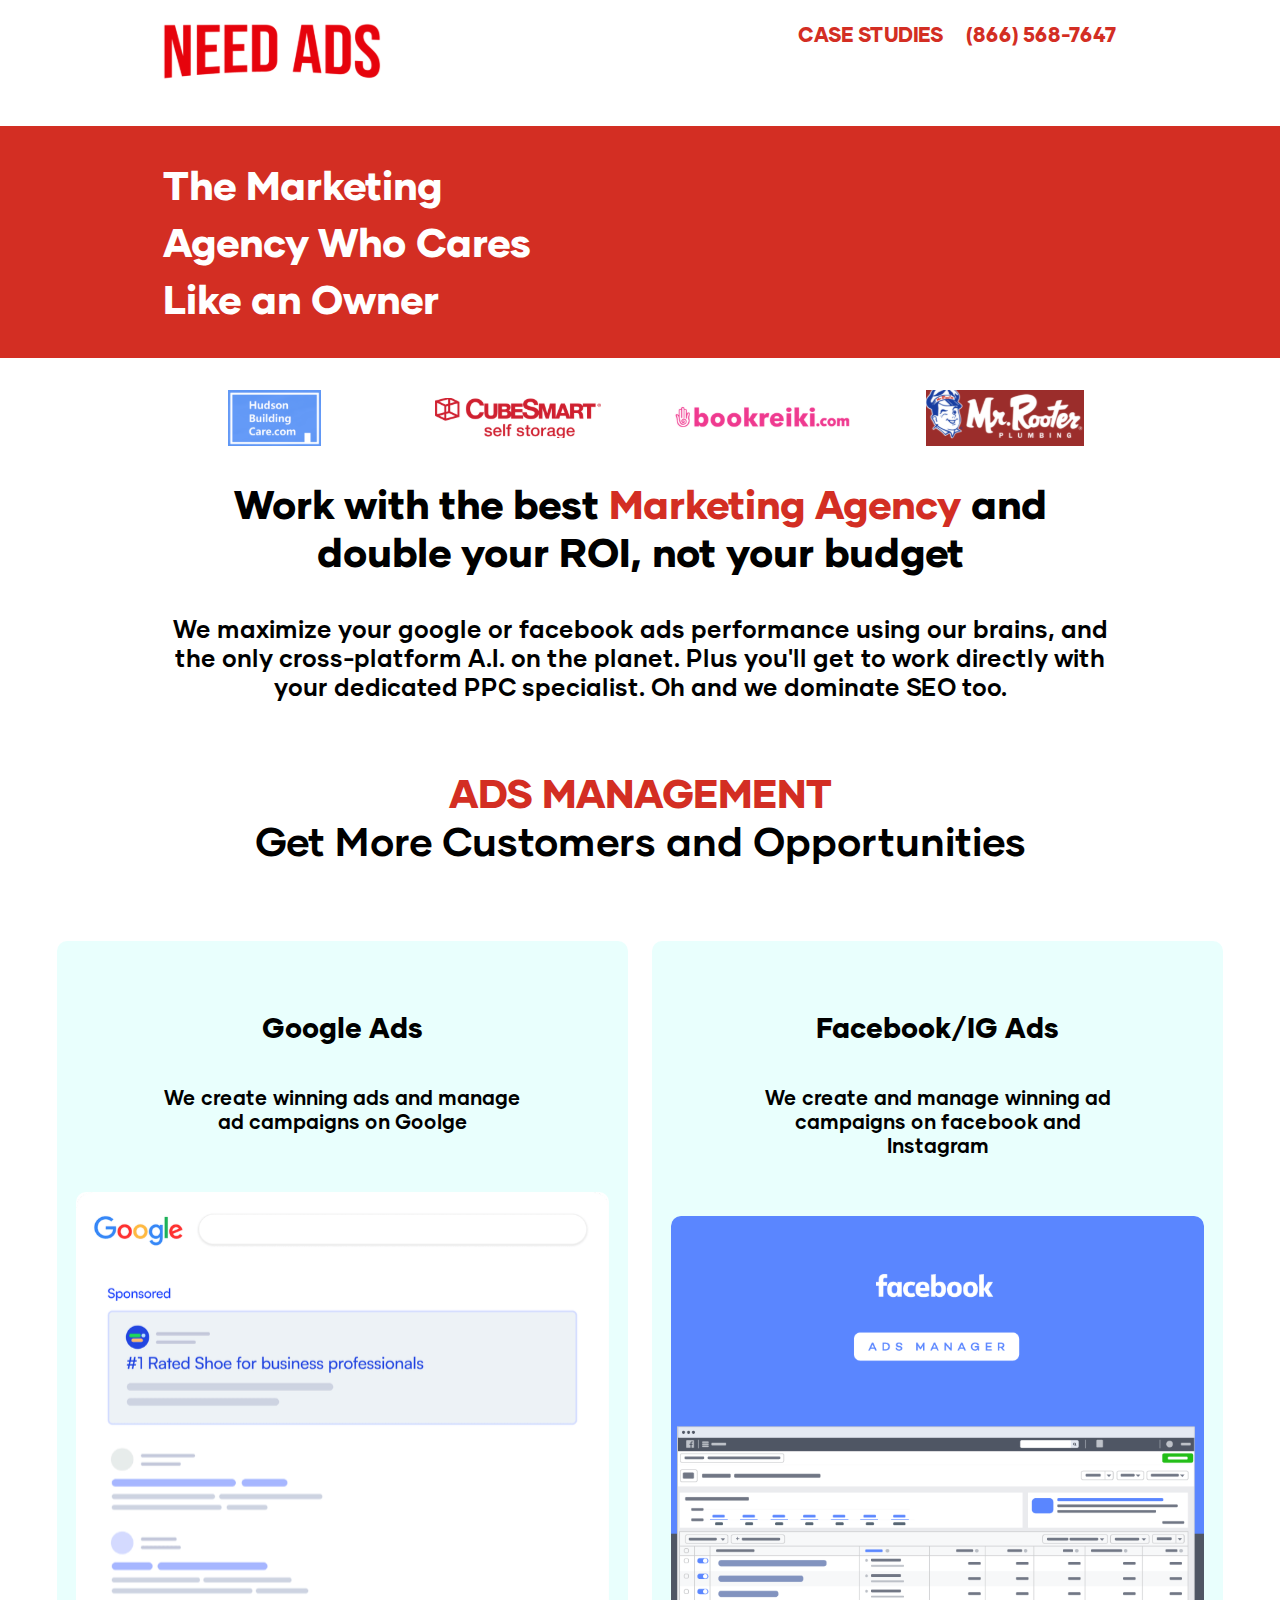
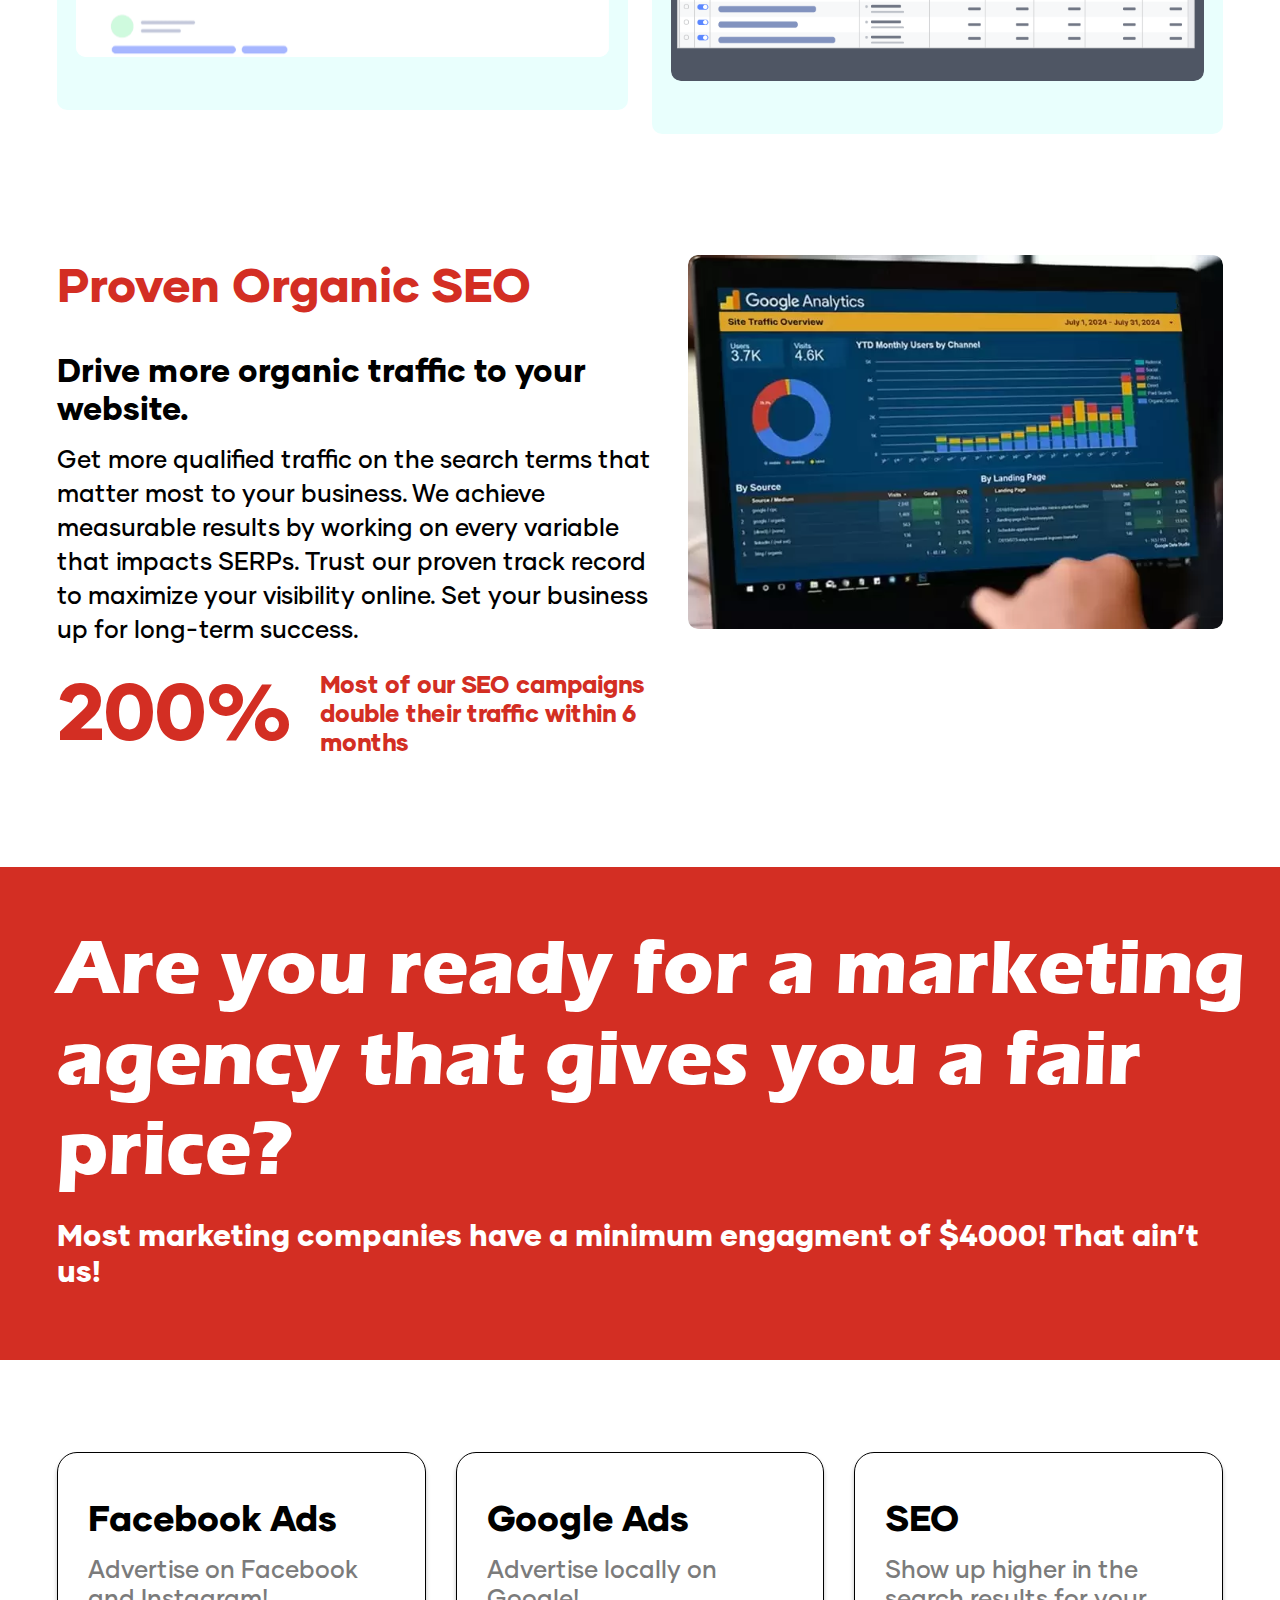
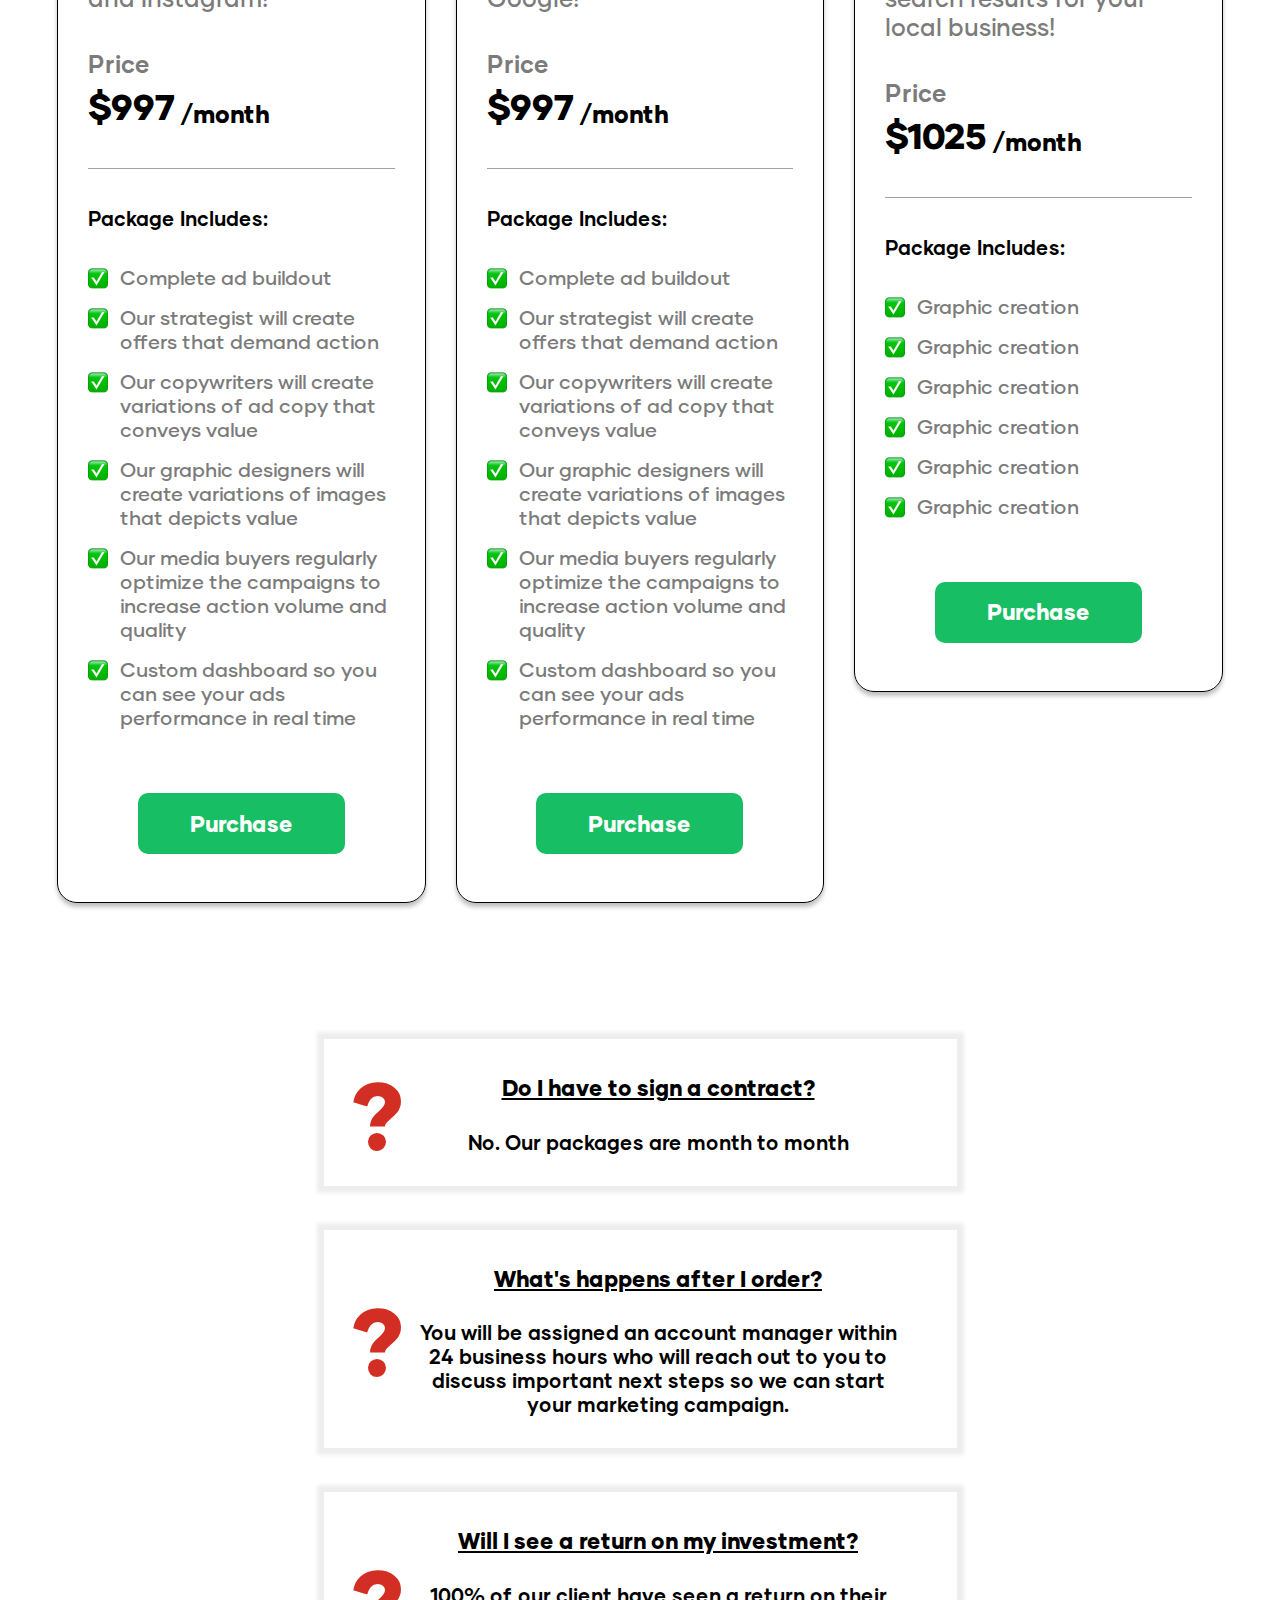
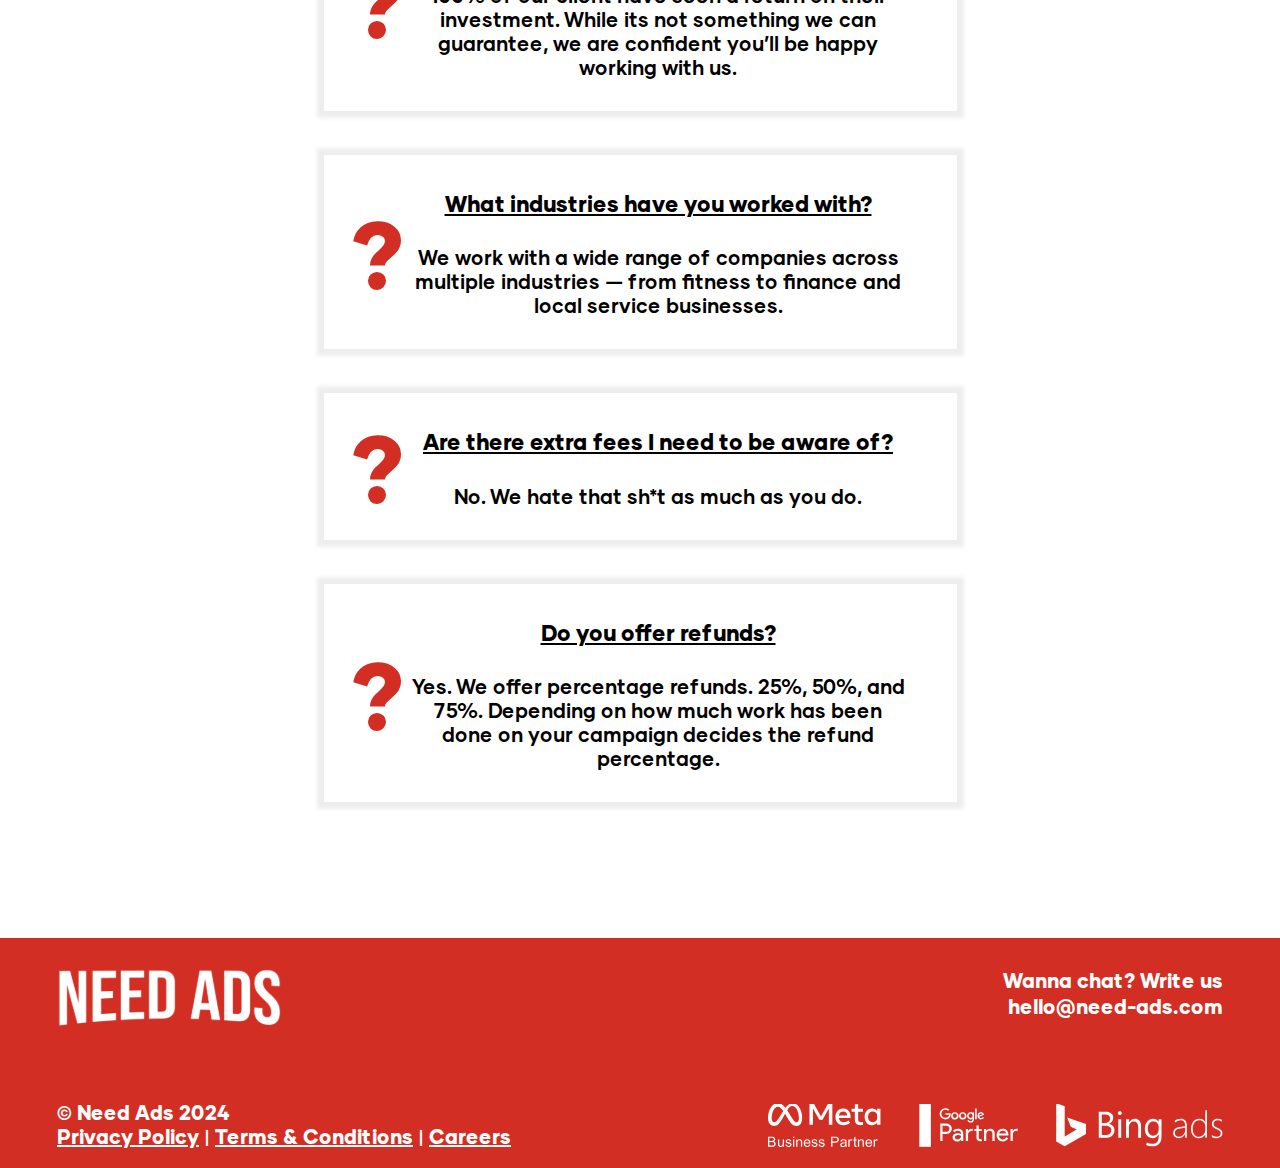
<file: index.html>
<!DOCTYPE html>
<html lang="en">

<head>
    <meta charset="UTF-8">
    <meta name="viewport" content="width=device-width, initial-scale=1.0">

    <title>Need Add</title>

    <!--favicon-->
    <link rel="icon" href="assets/images/favicon.png">


    <link rel="stylesheet" href="assets/css/all.min.css">
    <link rel="stylesheet" href="assets/css/bootstrap.min.css">
    <link rel="stylesheet" href="assets/css/swiper-bundle.min.css">
    <link rel="stylesheet" href="assets/css/style.css">
</head>

<body>

    <!--Start header Section  -->
    <header>
        <div class="nad_header_sec">
            <div class="container cus-sm-container">
                <div class="row justify-content-between">
                    <div class="col-12 col-sm-4 text-center text-sm-start">
                        <a href="index.html">
                            <img src="assets/images/logo.svg" alt="NeedAdd">
                        </a>
                    </div>
                    <div class="col-12 col-sm-8">
                        <nav class="nad_nav text-end">
                            <ul>
                                <li><a href="case-studies.html">CASE STUDIES</a></li>
                                <li><a href="tel:8665687647">(866) 568-7647</a></li>
                            </ul>
                        </nav>
                    </div>
                </div>
            </div>
        </div>
    </header>
    <!--End header Section  -->

    <!-- Start Banner Heading  -->
    <section class="banner_heading_sec">
        <div class="container cus-sm-container">
            <div class="row">
                <div class="col-lg-6 col-md-8">
                    <div class="banner_heading_cont">
                        <h2>The Marketing <br>Agency Who Cares <br>Like an Owner</h2>
                    </div>
                </div>
            </div>
        </div>
    </section>
    <!-- End Banner Heading  -->

    <!-- Start Brand Carousel  -->
    <section class="brand_carousel_sec">
        <div class="container cus-sm-container">
            <div class="row">
                <div class="col-md-12">
                    <div class="brand_carousel overflow-hidden">
                        <div class="swiper-wrapper">
                            <div class="swiper-slide">
                                <a href="#"><img src="assets/images/brand/hudson-building-logo.svg" alt="NeedAdd"></a>
                            </div>
                            <div class="swiper-slide">
                                <a href="#"><img src="assets/images/brand/cubeSmart.svg" alt="NeedAdd"></a>
                            </div>
                            <div class="swiper-slide">
                                <a href="#"><img src="assets/images/brand/bookreiki.svg" alt="NeedAdd"></a>
                            </div>
                            <div class="swiper-slide">
                                <a href="#"><img src="assets/images/brand/mr.rooter.svg" alt="NeedAdd"></a>
                            </div>
                            <div class="swiper-slide">
                                <a href="#"><img src="assets/images/brand/ordermark.svg" alt="NeedAdd"></a>
                            </div>
                            <div class="swiper-slide">
                                <a href="#"><img src="assets/images/brand/bookreiki.svg" alt="NeedAdd"></a>
                            </div>
                        </div>
                    </div>
                </div>
            </div>
        </div>
    </section>
    <!-- End Brand Carousel  -->

    <!-- Start Add management Sec  -->
    <section class="add_management_sec">
        <div class="cus-sm-container container">
            <div class="row">
                <div class="col-md-12 text-center">
                    <div class="add_management_cnt">
                        <h2>Work with the best <span class="spacial_mark">Marketing Agency</span> and double your ROI, not your budget</h2>
                        <p>We maximize your google or facebook ads performance using our brains, and the only cross-platform A.I. on the planet. Plus you'll get to work directly with your dedicated PPC specialist. Oh and we dominate SEO too.</p>
                        <h3><span class="spacial_mark">ADS MANAGEMENT</span> Get More Customers and Opportunities</h3>
                    </div>
                </div>
            </div>
        </div>
        <div class="container-xxl">
            <div class="row g-4">
                <div class="col-lg-6">
                    <div class="add_manage_item text-center">
                        <h3>Google Ads</h3>
                        <p class="px-2">We create winning ads and manage ad campaigns on Goolge</p>
                        <div class="add_manage_item__thumb">
                            <img src="assets/images/add/google.svg" alt="NeedAdd">
                        </div>
                    </div>
                </div>
                <div class="col-lg-6">
                    <div class="add_manage_item text-center">
                        <h3>Facebook/IG Ads</h3>
                        <p>We create and manage winning ad campaigns on facebook and Instagram</p>
                        <div class="add_manage_item__thumb">
                            <img src="assets/images/add/facebook.svg" alt="NeedAdd">
                        </div>
                    </div>
                </div>
            </div>
        </div>
    </section>
    <!-- End Add management Sec  -->

    <!-- Start Organic SEO Section  -->
    <section class="organic_seo_sec">
        <div class="container-xxl">
            <div class="row">
                <div class="col-lg-6">
                    <div class="organic_seo_cnt">
                        <h2>Proven Organic SEO</h2>
                        <h4>Drive more organic traffic to your website.</h4>
                        <p>Get more qualified traffic on the search terms that matter most to your business. We achieve measurable results by working on every variable that impacts SERPs. Trust our proven track record to maximize your visibility online. Set your business up for long-term success.</p>
                        <div class="countfact" data-count="200">
                            <h3>
                                <span class="counter">200</span>
                                <span class="counterSuffix">%</span>
                            </h3>
                            <h2>Most of our SEO campaigns double their traffic within 6 months</h2>
                        </div>
                    </div>
                </div>
                <div class="col-lg-6 text-start ps-lg-5 mt-5 mt-lg-0 text-lg-end">
                    <img src="assets/images/seo-organic.svg" alt="need-ads">
                </div>
            </div>
        </div>
    </section>
    <!-- End Organic SEO Section  -->

    <!-- Start marketing Cnt Sec  -->
    <section class="marketing_cnt_sec">
        <div class="container-xxl">
            <div class="row">
                <div class="col-lg-12">
                    <h2>Are you ready for a marketing agency that gives you a fair price?</h2>
                    <p>Most marketing companies have a minimum engagment of $4000! That ain’t us! </p>
                </div>
            </div>
        </div>
    </section>
    <!-- ENd marketing Cnt Sec  -->

    <!-- Start Pricing Table  -->
    <section class="pricing_table_sec">
        <div class="container">
            <div class="row g-30">
                <div class="col-xl-4 col-md-6">
                    <div class="pricing_table_item">
                        <div class="pricing_table_head">
                            <h2>Facebook Ads</h2>
                            <p>Advertise on Facebook and Instagram!</p>
                            <h4>Price</h4>
                            <p>$997<span>/month</span></p>
                        </div>
                        <div class="pricing_table_body">
                            <h4>Package Includes:</h4>
                            <ul>
                                <li>
                                    <span>
                                        <img src="assets/images/check-image.png" alt="NeedAdd">
                                    </span>
                                    Complete ad buildout
                                </li>
                                <li>
                                    <span>
                                        <img src="assets/images/check-image.png" alt="NeedAdd">
                                    </span>
                                    Our strategist will create offers that demand action
                                </li>
                                <li>
                                    <span>
                                        <img src="assets/images/check-image.png" alt="NeedAdd">
                                    </span>
                                    Our copywriters will create variations of ad copy that conveys value
                                </li>
                                <li>
                                    <span>
                                        <img src="assets/images/check-image.png" alt="NeedAdd">
                                    </span>
                                    Our graphic designers will create variations of images that depicts value
                                </li>
                                <li>
                                    <span>
                                        <img src="assets/images/check-image.png" alt="NeedAdd">
                                    </span>
                                    Our media buyers regularly optimize the campaigns to increase action volume and quality
                                </li>
                                <li>
                                    <span>
                                        <img src="assets/images/check-image.png" alt="NeedAdd">
                                    </span>
                                    Custom dashboard so you can see your ads performance in real time
                                </li>
                            </ul>
                        </div>
                        <div class="pricing_table_footer text-center d-flex justify-content-center">
                            <a href="purchase.html" class="primary_button">Purchase</a>
                        </div>
                    </div>
                </div>
                <div class="col-xl-4 col-md-6">
                    <div class="pricing_table_item">
                        <div class="pricing_table_head">
                            <h2>Google Ads</h2>
                            <p>Advertise locally on Google! </p>
                            <h4>Price</h4>
                            <p>$997<span>/month</span></p>
                        </div>
                        <div class="pricing_table_body">
                            <h4>Package Includes:</h4>
                            <ul>
                                <li>
                                    <span>
                                        <img src="assets/images/check-image.png" alt="NeedAdd">
                                    </span>
                                    Complete ad buildout
                                </li>
                                <li>
                                    <span>
                                        <img src="assets/images/check-image.png" alt="NeedAdd">
                                    </span>
                                    Our strategist will create offers that demand action
                                </li>
                                <li>
                                    <span>
                                        <img src="assets/images/check-image.png" alt="NeedAdd">
                                    </span>
                                    Our copywriters will create variations of ad copy that conveys value
                                </li>
                                <li>
                                    <span>
                                        <img src="assets/images/check-image.png" alt="NeedAdd">
                                    </span>
                                    Our graphic designers will create variations of images that depicts value
                                </li>
                                <li>
                                    <span>
                                        <img src="assets/images/check-image.png" alt="NeedAdd">
                                    </span>
                                    Our media buyers regularly optimize the campaigns to increase action volume and quality
                                </li>
                                <li>
                                    <span>
                                        <img src="assets/images/check-image.png" alt="NeedAdd">
                                    </span>
                                    Custom dashboard so you can see your ads performance in real time
                                </li>
                            </ul>
                        </div>
                        <div class="pricing_table_footer text-center d-flex justify-content-center">
                            <a href="purchase.html" class="primary_button">Purchase</a>
                        </div>
                    </div>
                </div>
                <div class="col-xl-4 col-md-6">
                    <div class="pricing_table_item">
                        <div class="pricing_table_head">
                            <h2>SEO</h2>
                            <p>Show up higher in the search results for your local business! </p>
                            <h4>Price</h4>
                            <p>$1025<span>/month</span></p>
                        </div>
                        <div class="pricing_table_body">
                            <h4>Package Includes:</h4>
                            <ul>
                                <li>
                                    <span>
                                        <img src="assets/images/check-image.png" alt="NeedAdd">
                                    </span>
                                    Graphic creation
                                </li>
                                <li>
                                    <span>
                                        <img src="assets/images/check-image.png" alt="NeedAdd">
                                    </span>
                                    Graphic creation
                                </li>
                                <li>
                                    <span>
                                        <img src="assets/images/check-image.png" alt="NeedAdd">
                                    </span>
                                    Graphic creation
                                </li>
                                <li>
                                    <span>
                                        <img src="assets/images/check-image.png" alt="NeedAdd">
                                    </span>
                                    Graphic creation
                                </li>
                                <li>
                                    <span>
                                        <img src="assets/images/check-image.png" alt="NeedAdd">
                                    </span>
                                    Graphic creation
                                </li>
                                <li>
                                    <span>
                                        <img src="assets/images/check-image.png" alt="NeedAdd">
                                    </span>
                                    Graphic creation
                                </li>
                            </ul>
                        </div>
                        <div class="pricing_table_footer text-center d-flex justify-content-center">
                            <a href="purchase.html" class="primary_button">Purchase</a>
                        </div>
                    </div>
                </div>
            </div>
        </div>
    </section>
    <!-- End Pricing Table  -->

    <!-- Start Faq Sec  -->
    <section class="faq_sec py-136">
        <div class="container cus-sm-container">
            <div class="row">
                <div class="col-lg-12">
                    <div class="faq_cnt">
                        <h3>Do I have to sign a contract?</h3>
                        <p>No. Our packages are month to month</p>
                    </div>
                    <div class="faq_cnt">
                        <h3>What's happens after I order?</h3>
                        <p>You will be assigned an account manager within 24 business hours who will reach out to you to discuss important next steps so we can start your marketing campaign.</p>
                    </div>
                    <div class="faq_cnt">
                        <h3>Will I see a return on my investment?</h3>
                        <p>100% of our client have seen a return on their investment. While its not something we can guarantee, we are confident you’ll be happy working with us.</p>
                    </div>
                    <div class="faq_cnt">
                        <h3>What industries have you worked with?</h3>
                        <p>We work with a wide range of companies across multiple industries — from fitness to finance and local service businesses.</p>
                    </div>
                    <div class="faq_cnt">
                        <h3>Are there extra fees I need to be aware of?</h3>
                        <p>No. We hate that sh*t as much as you do.</p>
                    </div>
                    <div class="faq_cnt">
                        <h3>Do you offer refunds?</h3>
                        <p>Yes. We offer percentage refunds. 25%, 50%, and 75%. Depending on how much work has been done on your campaign decides the refund percentage.</p>
                    </div>
                </div>
            </div>
        </div>
    </section>
    <!-- End Faq Sec  -->

    <!-- Start Footer Section  -->
    <footer class="footer_sec">
        <div class="container-xl">
            <div class="row mb-71">
                <div class="col-5 col-sm-6">
                    <a href="index.html" class="footer_logo"><img src="assets/images/white-logo.svg" alt="NeedAdd"></a>
                </div>
                <div class="col-7 col-sm-6">
                    <div class="ftop_cantact">
                        <a href="javascrpt:void(0)">Wanna chat? Write us</a>
                        <a href="mailto:hello@need-ads.com">hello@need-ads.com</a>
                    </div>
                </div>
            </div>
            <div class="row align-items-end">
                <div class="col-md-6 text-center text-md-start order-2 order-md-1">
                    <div class="footer_copyRight_cnt">
                        <p>&copy; Need Ads 2024</p>
                        <ul class="footer_nav">
                            <li><a href="#">Privacy Policy</a></li>
                            <li><a href="#">Terms & Conditions</a></li>
                            <li><a href="career.html">Careers</a></li>
                        </ul>
                    </div>
                </div>
                <div class="col-md-6 text-center text-md-end order-1 order-md-12 mb-4 mb-md-0">
                    <ul class="footer_social">
                        <li><a href="#"><img src="assets/images/social/meta-logo.svg" alt="NeedAdd"></a></li>
                        <li><a href="#"><img src="assets/images/social/google-logo.svg" alt="NeedAdd"></a></li>
                        <li><a href="#"><img src="assets/images/social/bing-logo.svg" alt="NeedAdd"></a></li>
                    </ul>
                </div>
            </div>
        </div>
    </footer>

    <script src="assets/js/jquery.min.js"></script>
    <script src="assets/js/popper.min.js"></script>
    <script src="assets/js/bootstrap.bundle.min.js"></script>
    <script src="assets/js/swiper-bundle.min.js"></script>
    <script src="assets/js/jquery.appear.js"></script>
    <script src="assets/js/main.js"></script>
</body>

</html>
</file>
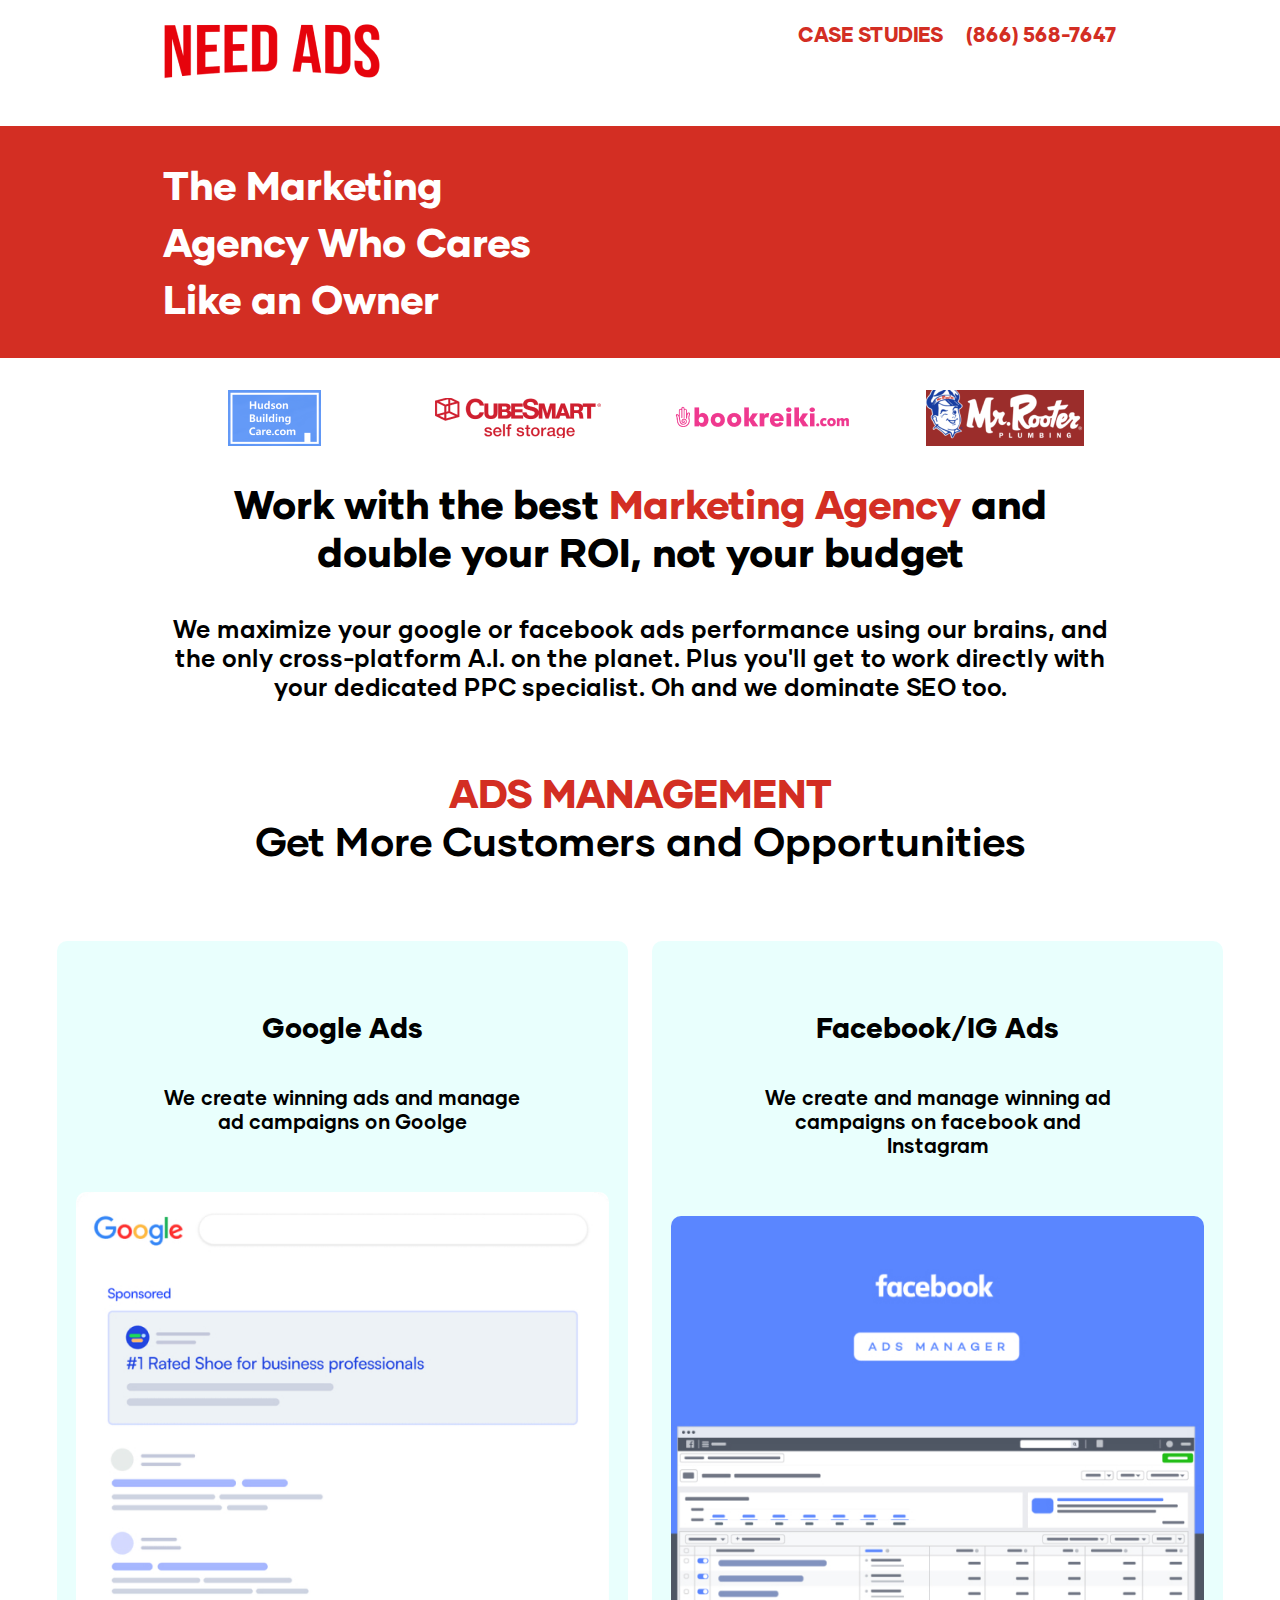
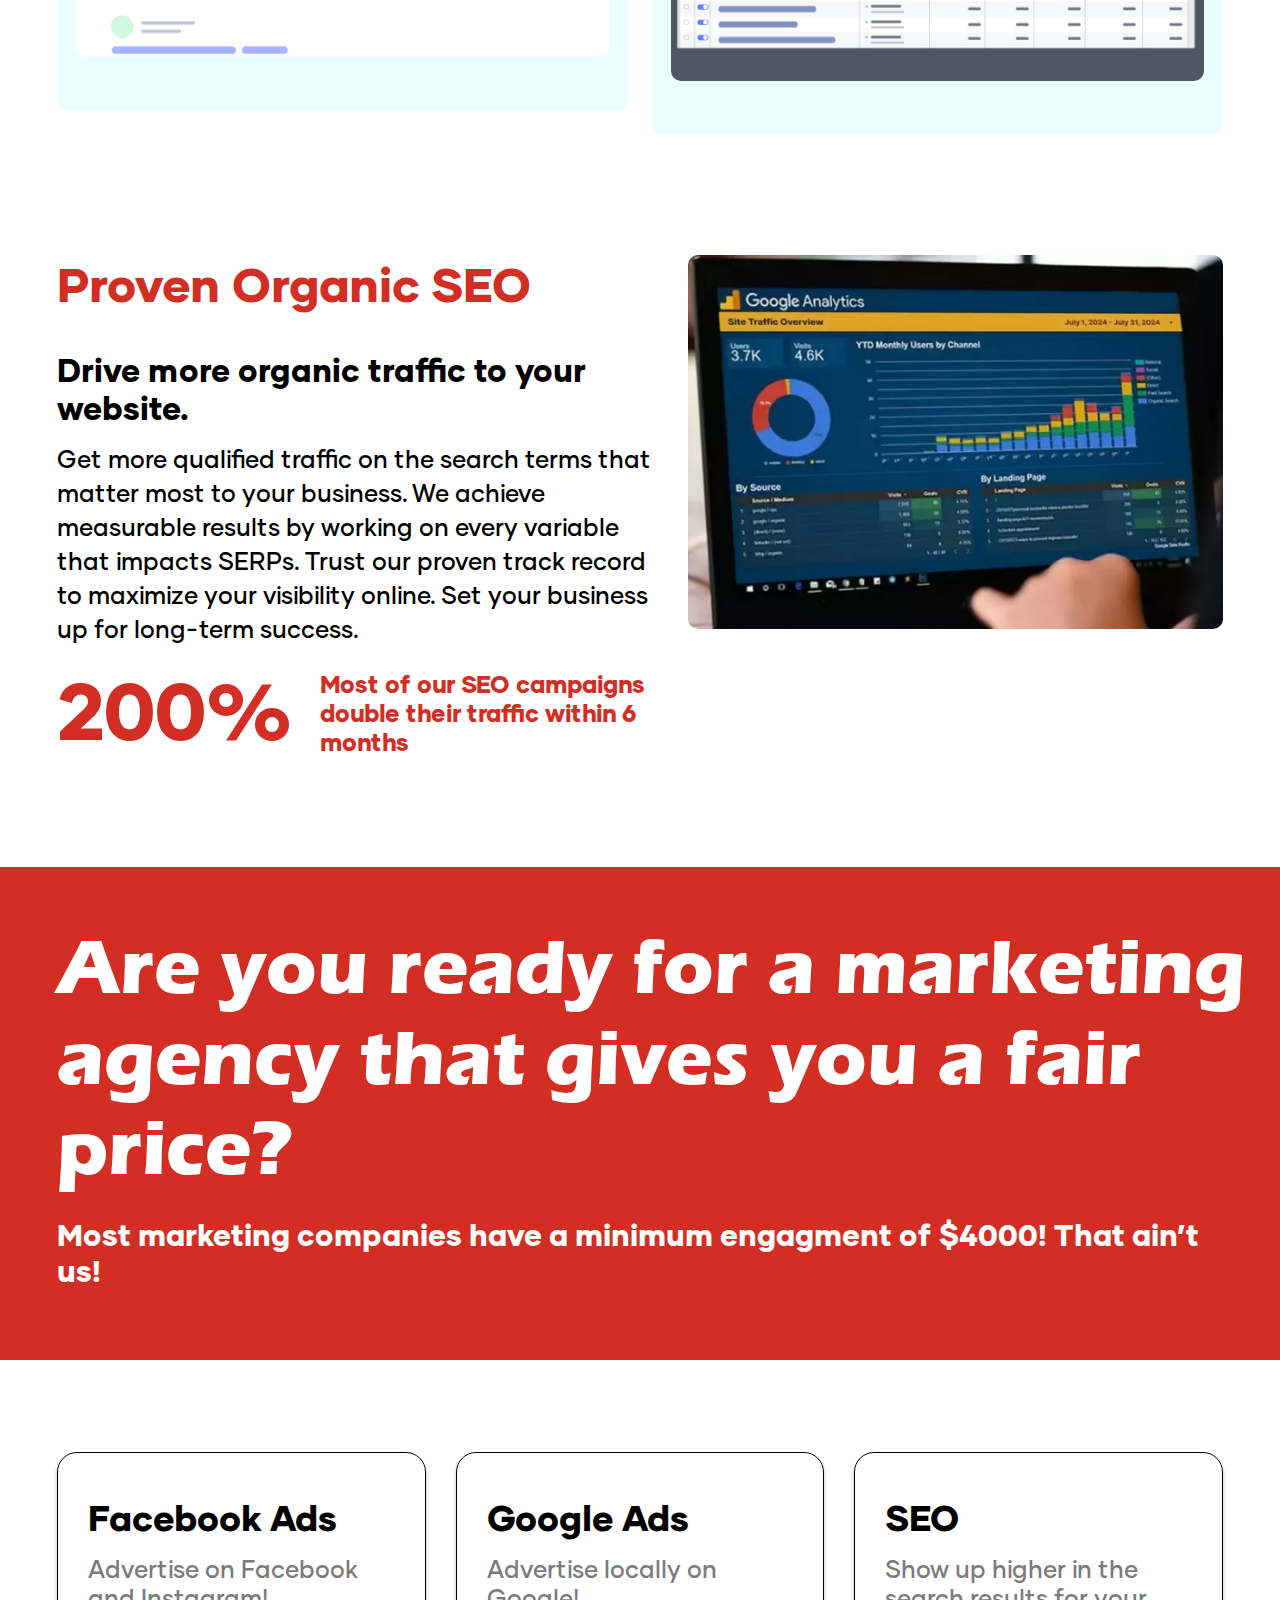
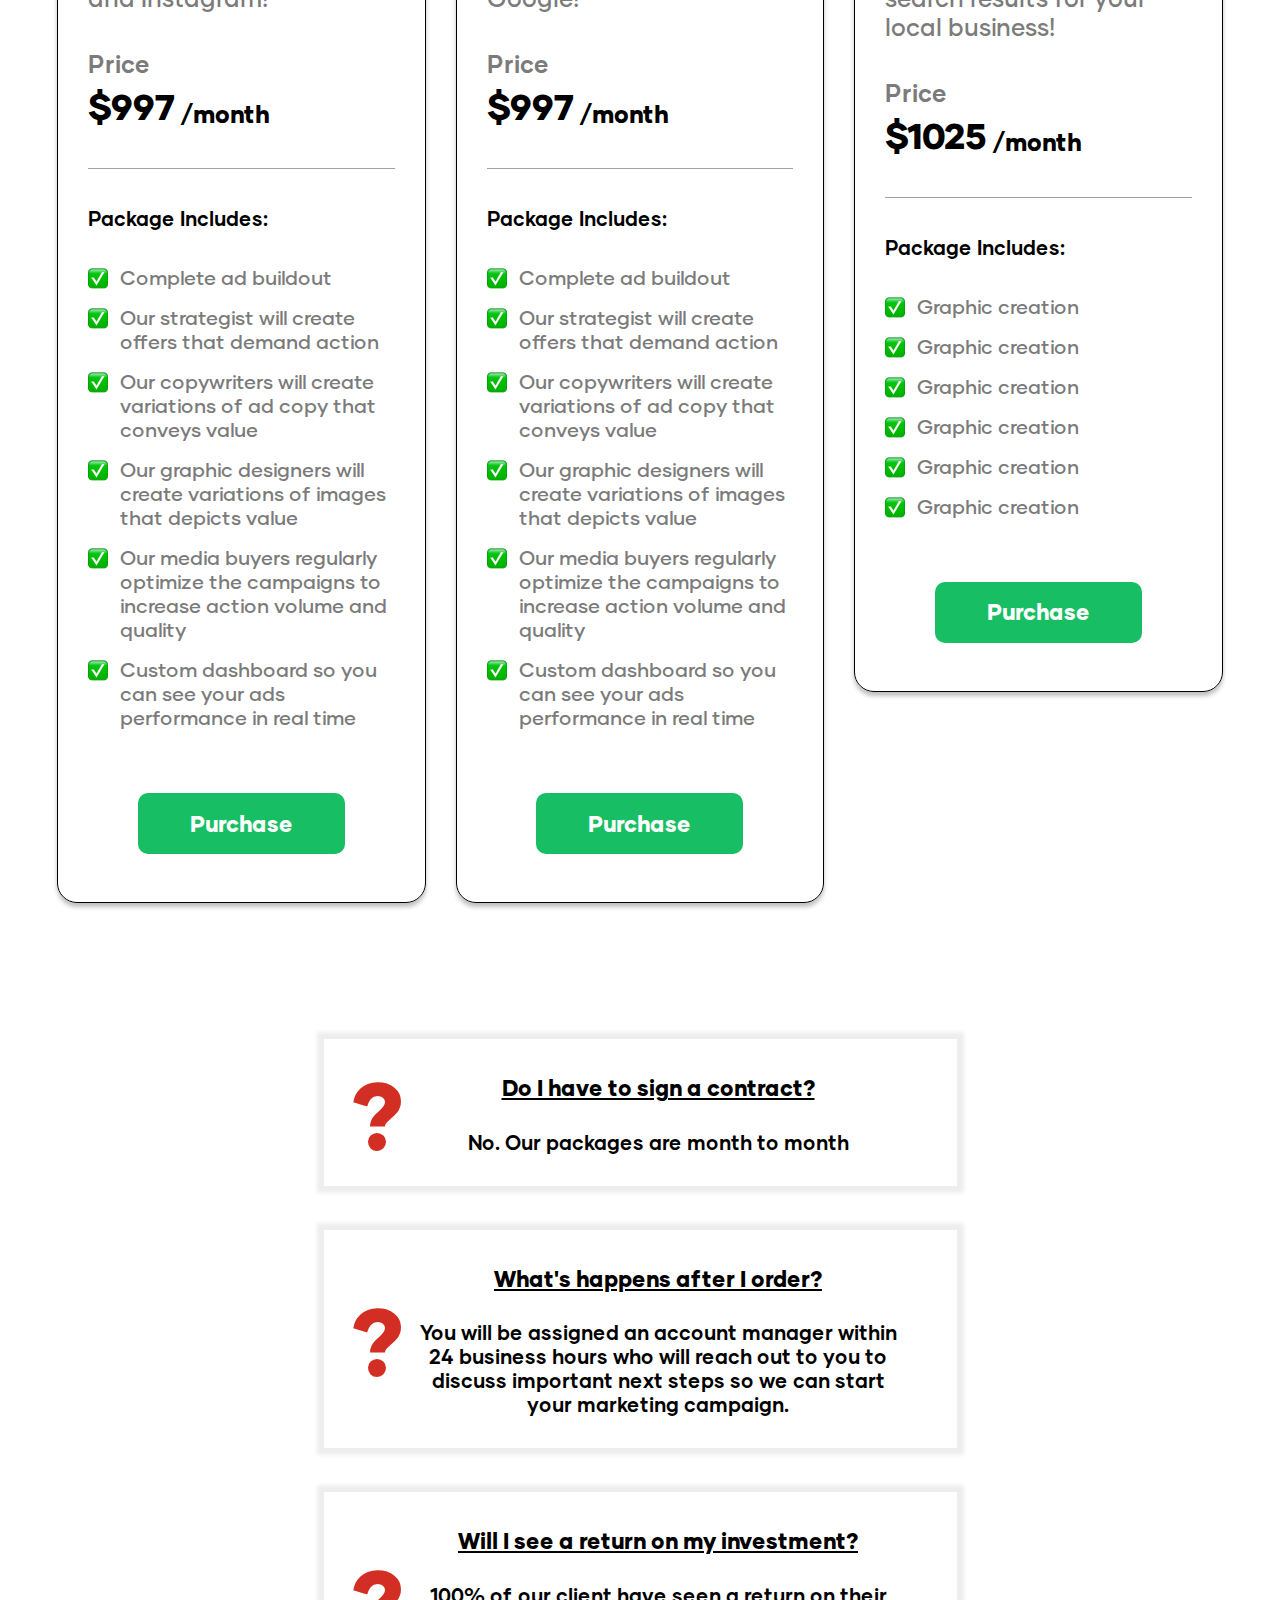
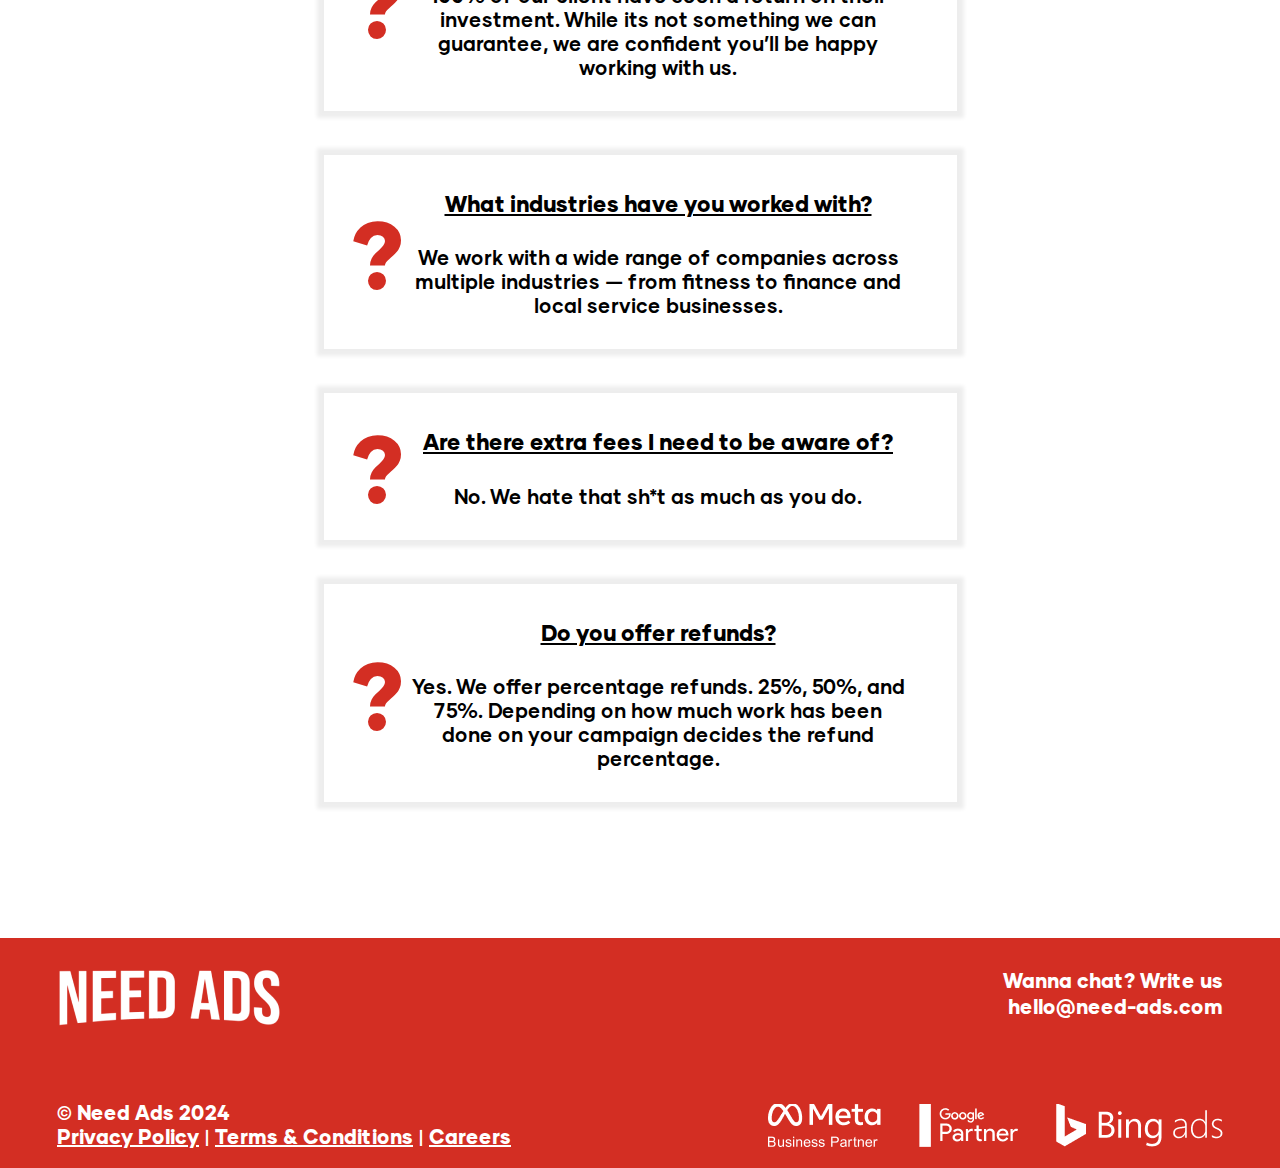
<file: Need-add/index.html>
<!DOCTYPE html>
<html lang="en">

<head>
    <meta charset="UTF-8">
    <meta name="viewport" content="width=device-width, initial-scale=1.0">
    <title>Need Add</title>
    
    <!--favicon-->
    <link rel="icon" href="assets/images/favicon.png">


    <link rel="stylesheet" href="assets/css/all.min.css">
    <link rel="stylesheet" href="assets/css/bootstrap.min.css">
    <link rel="stylesheet" href="assets/css/swiper-bundle.min.css">
    <link rel="stylesheet" href="assets/css/style.css">
</head>

<body>

    <!--Start header Section  -->
    <header>
        <div class="nad_header_sec">
            <div class="container cus-sm-container">
                <div class="row justify-content-between">
                    <div class="col-6 col-sm-4">
                        <a href="index.html">
                            <img src="assets/images/logo.png" alt="NeedAdd">
                        </a>
                    </div>
                    <div class="col-6 col-sm-8">
                        <nav class="nad_nav text-end">
                            <ul>
                                <li><a href="case-studies.html">CASE STUDIES</a></li>
                                <li><a href="tel:8665687647">(866) 568-7647</a></li>
                            </ul>
                        </nav>
                    </div>
                </div>
            </div>
        </div>
    </header>
    <!--End header Section  -->

    <!-- Start Banner Heading  -->
    <section class="banner_heading_sec">
        <div class="container cus-sm-container">
            <div class="row">
                <div class="col-lg-6 col-md-8">
                    <div class="banner_heading_cont">
                        <h2>The Marketing <br>Agency Who Cares <br>Like an Owner</h2>
                    </div>
                </div>
            </div>
        </div>
    </section>
    <!-- End Banner Heading  -->

    <!-- Start Brand Carousel  -->
    <section class="brand_carousel_sec">
        <div class="container cus-sm-container">
            <div class="row">
                <div class="col-md-12">
                    <div class="brand_carousel overflow-hidden">
                        <div class="swiper-wrapper">
                            <div class="swiper-slide">
                                <a href="#"><img src="assets/images/brand/brand-logo-1.png" alt="NeedAdd"></a>
                            </div>
                            <div class="swiper-slide">
                                <a href="#"><img src="assets/images/brand/brand-logo-2.png" alt="NeedAdd"></a>
                            </div>
                            <div class="swiper-slide">
                                <a href="#"><img src="assets/images/brand/brand-logo-3.png" alt="NeedAdd"></a>
                            </div>
                            <div class="swiper-slide">
                                <a href="#"><img src="assets/images/brand/brand-logo-4.png" alt="NeedAdd"></a>
                            </div>
                            <div class="swiper-slide">
                                <a href="#"><img src="assets/images/brand/brand-logo-5.png" alt="NeedAdd"></a>
                            </div>
                        </div>
                    </div>
                </div>
            </div>
        </div>
    </section>
    <!-- End Brand Carousel  -->

    <!-- Start Add management Sec  -->
    <section class="add_management_sec">
        <div class="cus-sm-container container">
            <div class="row">
                <div class="col-md-12 text-center">
                    <div class="add_management_cnt">
                        <h2>Work with the best <span class="spacial_mark">Marketing Agency</span> and double your ROI, not your budget</h2>
                        <p>We maximize your google or facebook ads performance using our brains, and the only cross-platform A.I. on the planet. Plus you'll get to work directly with your dedicated PPC specialist. Oh and we dominate SEO too.</p>
                        <h3><span class="spacial_mark">ADS MANAGEMENT</span> Get More Customers and Opportunities</h3>
                    </div>
                </div>
            </div>
        </div>
        <div class="container-xxl">
            <div class="row g-4">
                <div class="col-lg-6">
                    <div class="add_manage_item text-center">
                        <h3>Google Ads</h3>
                        <p class="px-2">We create winning ads and manage ad campaigns on Goolge</p>
                        <div class="add_manage_item__thumb">
                            <img src="assets/images/add/google-add.jpg" alt="">
                        </div>
                    </div>
                </div>
                <div class="col-lg-6">
                    <div class="add_manage_item text-center">
                        <h3>Facebook/IG Ads</h3>
                        <p>We create and manage winning ad campaigns on facebook and Instagram</p>
                        <div class="add_manage_item__thumb">
                            <img src="assets/images/add/facebook-add.jpg" alt="">
                        </div>
                    </div>
                </div>
            </div>
        </div>
    </section>
    <!-- End Add management Sec  -->

    <!-- Start Organic SEO Section  -->
    <section class="organic_seo_sec">
        <div class="container-xxl">
            <div class="row">
                <div class="col-lg-6">
                    <div class="organic_seo_cnt">
                        <h2>Proven Organic SEO</h2>
                        <h4>Drive more organic traffic to your website.</h4>
                        <p>Get more qualified traffic on the search terms that matter most to your business. We achieve measurable results by working on every variable that impacts SERPs. Trust our proven track record to maximize your visibility online. Set your business up for long-term success.</p>
                        <div class="countfact" data-count="200">
                            <h3>
                                <span class="counter">200</span>
                                <span class="counterSuffix">%</span>
                            </h3>
                            <h2>Most of our SEO campaigns double their traffic within 6 months</h2>
                        </div>
                    </div>
                </div>
                <div class="col-lg-6 text-start ps-lg-5 mt-5 mt-lg-0 text-lg-end">
                    <img src="assets/images/organic-seo.jpg" alt="need-ads">
                </div>
            </div>
        </div>
    </section>
    <!-- End Organic SEO Section  -->

    <!-- Start marketing Cnt Sec  -->
    <section class="marketing_cnt_sec">
        <div class="container-xxl">
            <div class="row">
                <div class="col-lg-12">
                    <h2>Are you ready for a marketing agency that gives you a fair price?</h2>
                    <p>Most marketing companies have a minimum engagment of $4000! That ain’t us! </p>
                </div>
            </div>
        </div>
    </section>
    <!-- ENd marketing Cnt Sec  -->

    <!-- Start Pricing Table  -->
    <section class="pricing_table_sec">
        <div class="container">
            <div class="row g-30">
                <div class="col-xl-4 col-md-6">
                    <div class="pricing_table_item">
                        <div class="pricing_table_head">
                            <h2>Facebook Ads</h2>
                            <p>Advertise on Facebook and Instagram!</p>
                            <h4>Price</h4>
                            <p>$997<span>/month</span></p>
                        </div>
                        <div class="pricing_table_body">
                            <h4>Package Includes:</h4>
                            <ul>
                                <li>
                                    <span>
                                        <img src="assets/images/check-image.png" alt="NeedAdd">
                                    </span>
                                    Complete ad buildout
                                </li>
                                <li>
                                    <span>
                                        <img src="assets/images/check-image.png" alt="NeedAdd">
                                    </span>
                                    Our strategist will create offers that demand action
                                </li>
                                <li>
                                    <span>
                                        <img src="assets/images/check-image.png" alt="NeedAdd">
                                    </span>
                                    Our copywriters will create variations of ad copy that conveys value
                                </li>
                                <li>
                                    <span>
                                        <img src="assets/images/check-image.png" alt="NeedAdd">
                                    </span>
                                    Our graphic designers will create variations of images that depicts value
                                </li>
                                <li>
                                    <span>
                                        <img src="assets/images/check-image.png" alt="NeedAdd">
                                    </span>
                                    Our media buyers regularly optimize the campaigns to increase action volume and quality
                                </li>
                                <li>
                                    <span>
                                        <img src="assets/images/check-image.png" alt="NeedAdd">
                                    </span>
                                    Custom dashboard so you can see your ads performance in real time
                                </li>
                            </ul>
                        </div>
                        <div class="pricing_table_footer text-center d-flex justify-content-center">
                            <a href="purchase.html" class="primary_button">Purchase</a>
                        </div>
                    </div>
                </div>
                <div class="col-xl-4 col-md-6">
                    <div class="pricing_table_item">
                        <div class="pricing_table_head">
                            <h2>Google Ads</h2>
                            <p>Advertise locally on Google! </p>
                            <h4>Price</h4>
                            <p>$997<span>/month</span></p>
                        </div>
                        <div class="pricing_table_body">
                            <h4>Package Includes:</h4>
                            <ul>
                                <li>
                                    <span>
                                        <img src="assets/images/check-image.png" alt="NeedAdd">
                                    </span>
                                    Complete ad buildout
                                </li>
                                <li>
                                    <span>
                                        <img src="assets/images/check-image.png" alt="NeedAdd">
                                    </span>
                                    Our strategist will create offers that demand action
                                </li>
                                <li>
                                    <span>
                                        <img src="assets/images/check-image.png" alt="NeedAdd">
                                    </span>
                                    Our copywriters will create variations of ad copy that conveys value
                                </li>
                                <li>
                                    <span>
                                        <img src="assets/images/check-image.png" alt="NeedAdd">
                                    </span>
                                    Our graphic designers will create variations of images that depicts value
                                </li>
                                <li>
                                    <span>
                                        <img src="assets/images/check-image.png" alt="NeedAdd">
                                    </span>
                                    Our media buyers regularly optimize the campaigns to increase action volume and quality
                                </li>
                                <li>
                                    <span>
                                        <img src="assets/images/check-image.png" alt="NeedAdd">
                                    </span>
                                    Custom dashboard so you can see your ads performance in real time
                                </li>
                            </ul>
                        </div>
                        <div class="pricing_table_footer text-center d-flex justify-content-center">
                            <a href="purchase.html" class="primary_button">Purchase</a>
                        </div>
                    </div>
                </div>
                <div class="col-xl-4 col-md-6">
                    <div class="pricing_table_item">
                        <div class="pricing_table_head">
                            <h2>SEO</h2>
                            <p>Show up higher in the search results for your local business! </p>
                            <h4>Price</h4>
                            <p>$1025<span>/month</span></p>
                        </div>
                        <div class="pricing_table_body">
                            <h4>Package Includes:</h4>
                            <ul>
                                <li>
                                    <span>
                                        <img src="assets/images/check-image.png" alt="NeedAdd">
                                    </span>
                                    Graphic creation
                                </li>
                                <li>
                                    <span>
                                        <img src="assets/images/check-image.png" alt="NeedAdd">
                                    </span>
                                    Graphic creation
                                </li>
                                <li>
                                    <span>
                                        <img src="assets/images/check-image.png" alt="NeedAdd">
                                    </span>
                                    Graphic creation
                                </li>
                                <li>
                                    <span>
                                        <img src="assets/images/check-image.png" alt="NeedAdd">
                                    </span>
                                    Graphic creation
                                </li>
                                <li>
                                    <span>
                                        <img src="assets/images/check-image.png" alt="NeedAdd">
                                    </span>
                                    Graphic creation
                                </li>
                                <li>
                                    <span>
                                        <img src="assets/images/check-image.png" alt="NeedAdd">
                                    </span>
                                    Graphic creation
                                </li>
                            </ul>
                        </div>
                        <div class="pricing_table_footer text-center d-flex justify-content-center">
                            <a href="purchase.html" class="primary_button">Purchase</a>
                        </div>
                    </div>
                </div>
            </div>
        </div>
    </section>
    <!-- End Pricing Table  -->

    <!-- Start Faq Sec  -->
    <section class="faq_sec py-136">
        <div class="container cus-sm-container">
            <div class="row">
                <div class="col-lg-12">
                    <div class="faq_cnt">
                        <h3>Do I have to sign a contract?</h3>
                        <p>No. Our packages are month to month</p>
                    </div>
                    <div class="faq_cnt">
                        <h3>What's happens after I order?</h3>
                        <p>You will be assigned an account manager within 24 business hours who will reach out to you to discuss important next steps so we can start your marketing campaign.</p>
                    </div>
                    <div class="faq_cnt">
                        <h3>Will I see a return on my investment?</h3>
                        <p>100% of our client have seen a return on their investment. While its not something we can guarantee, we are confident you’ll be happy working with us.</p>
                    </div>
                    <div class="faq_cnt">
                        <h3>What industries have you worked with?</h3>
                        <p>We work with a wide range of companies across multiple industries — from fitness to finance and local service businesses.</p>
                    </div>
                    <div class="faq_cnt">
                        <h3>Are there extra fees I need to be aware of?</h3>
                        <p>No. We hate that sh*t as much as you do.</p>
                    </div>
                    <div class="faq_cnt">
                        <h3>Do you offer refunds?</h3>
                        <p>Yes. We offer percentage refunds. 25%, 50%, and 75%. Depending on how much work has been done on your campaign decides the refund percentage.</p>
                    </div>
                </div>
            </div>
        </div>
    </section>
    <!-- End Faq Sec  -->

    <!-- Start Footer Section  -->
    <footer class="footer_sec">
        <div class="container-xl">
            <div class="row mb-71">
                <div class="col-5 col-sm-6">
                    <a href="index.html" class="footer_logo"><img src="assets/images/white-logo.png" alt="NeedAdd"></a>
                </div>
                <div class="col-7 col-sm-6">
                    <div class="ftop_cantact">
                        <a href="#">Wanna chat? Write us</a>
                        <a href="mailto:hello@need-ads.com">hello@need-ads.com</a>
                    </div>
                </div>
            </div>
            <div class="row align-items-end">
                <div class="col-md-6 text-center text-md-start order-2 order-md-1">
                    <div class="footer_copyRight_cnt">
                        <p>&copy; Need Ads 2024</p>
                        <ul class="footer_nav">
                            <li><a href="#">Privacy Policy</a></li>
                            <li><a href="#">Terms & Conditions</a></li>
                            <li><a href="career.html">Careers</a></li>
                        </ul>
                    </div>
                </div>
                <div class="col-md-6 text-center text-md-end order-1 order-md-12 mb-4 mb-md-0">
                    <ul class="footer_social">
                        <li><a href="#"><img src="assets/images/social/meta-logo.png" alt="NeedAdd"></a></li>
                        <li><a href="#"><img src="assets/images/social/google-logo.png" alt="NeedAdd"></a></li>
                        <li><a href="#"><img src="assets/images/social/bing-logo.png" alt="NeedAdd"></a></li>
                    </ul>
                </div>
            </div>
        </div>
    </footer>

    <script src="assets/js/jquery.min.js"></script>
    <script src="assets/js/popper.min.js"></script>
    <script src="assets/js/bootstrap.bundle.min.js"></script>
    <script src="assets/js/swiper-bundle.min.js"></script>
    <script src="assets/js/jquery.appear.js"></script>
    <script src="assets/js/main.js"></script>
</body>

</html>
</file>
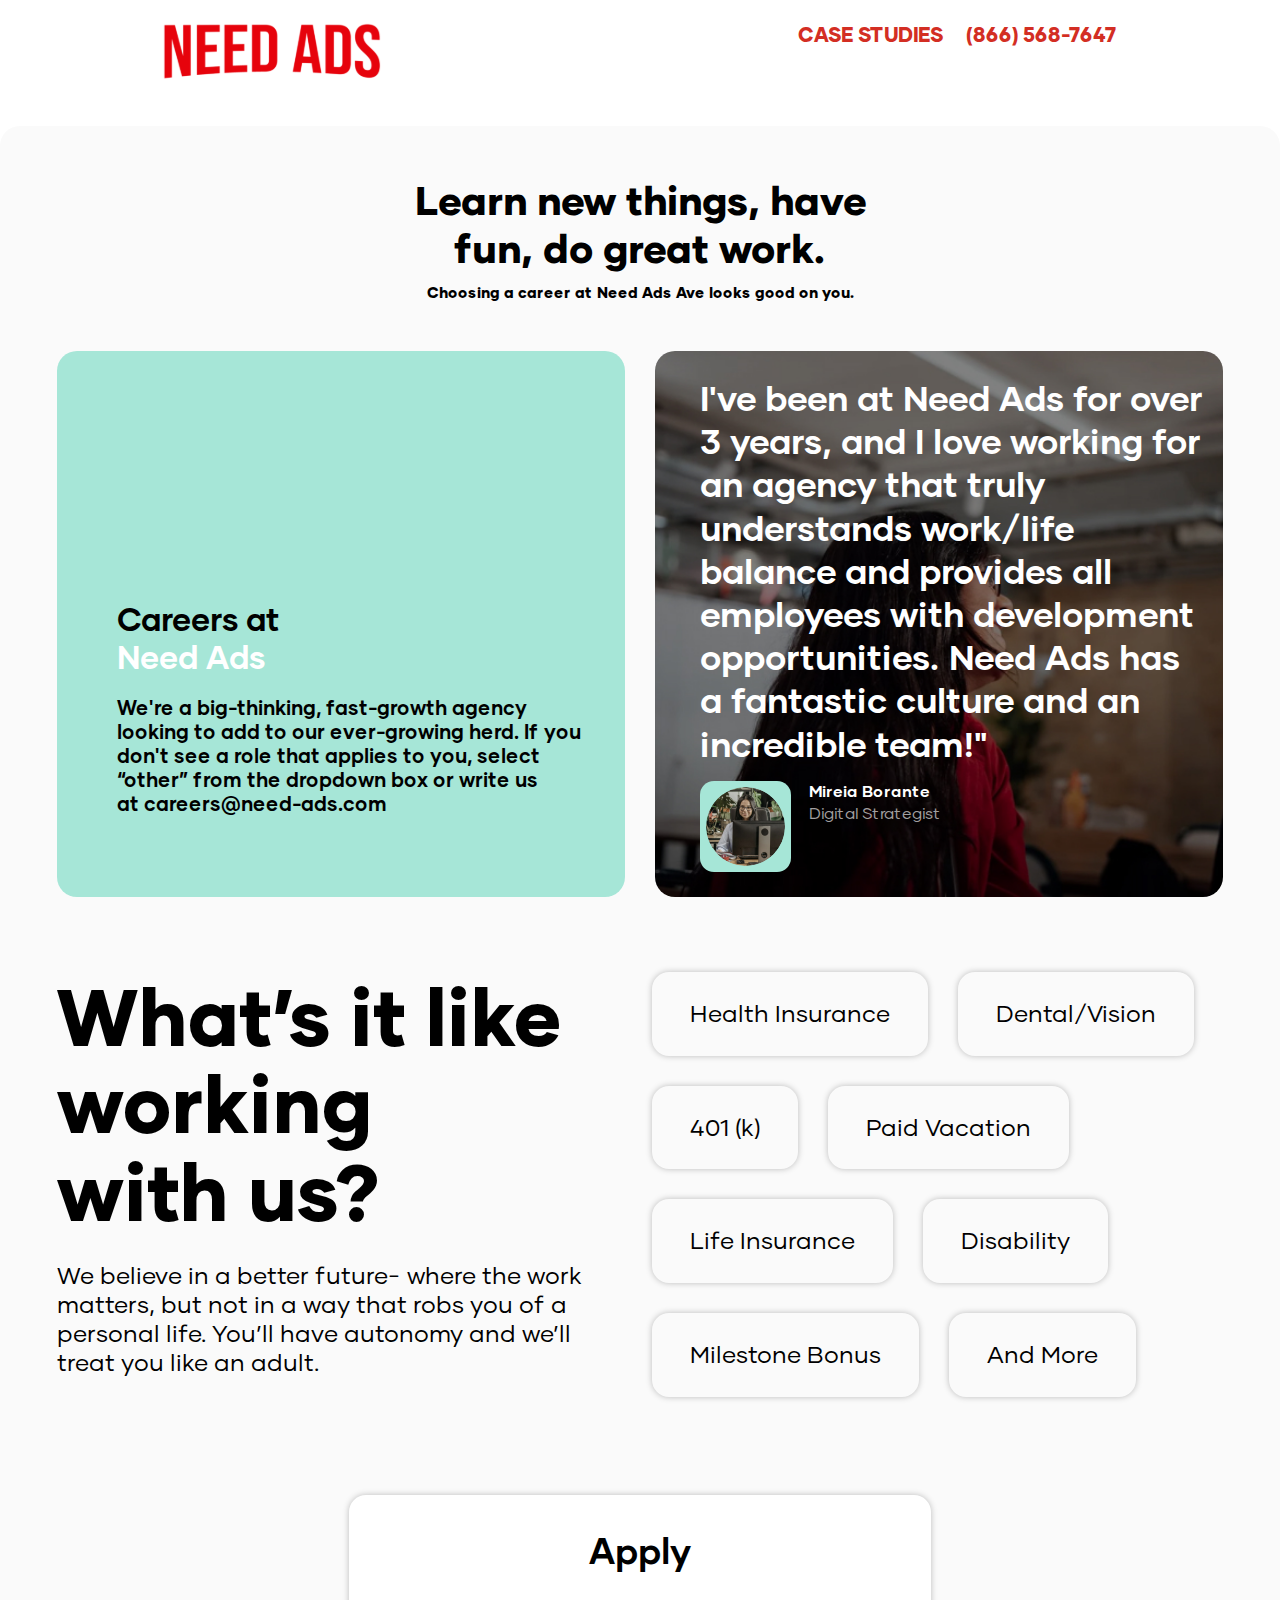
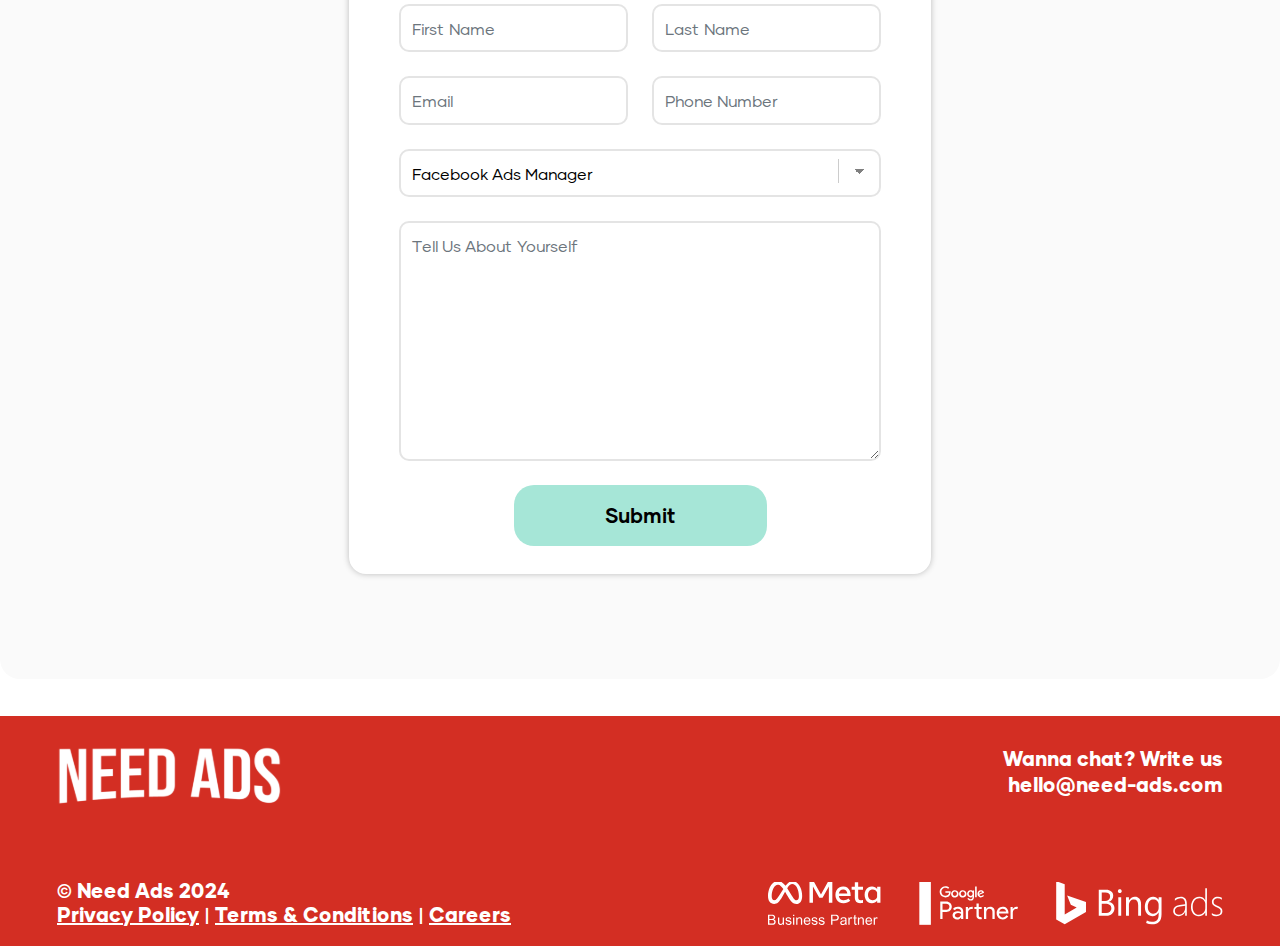
<file: career.html>
<!DOCTYPE html>
<html lang="en">

<head>
    <meta charset="UTF-8">
    <meta name="viewport" content="width=device-width, initial-scale=1.0">
    <title>Need Add</title>

    <!--favicon-->
    <link rel="icon" href="assets/images/favicon.png">


    <link rel="stylesheet" href="assets/css/all.min.css">
    <link rel="stylesheet" href="assets/css/bootstrap.min.css">
    <link rel="stylesheet" href="assets/css/swiper-bundle.min.css">
    <link rel="stylesheet" href="assets/css/style.css">
</head>

<body>

    <!--Start header Section  -->
    <header>
        <div class="nad_header_sec">
            <div class="container cus-sm-container">
                <div class="row justify-content-between">
                    <div class="col-12 col-sm-4 text-center text-sm-start">
                        <a href="index.html">
                            <img src="assets/images/logo.svg" alt="NeedAdd">
                        </a>
                    </div>
                    <div class="col-12 col-sm-8">
                        <nav class="nad_nav text-end">
                            <ul>
                                <li><a href="case-studies.html">CASE STUDIES</a></li>
                                <li><a href="tel:8665687647">(866) 568-7647</a></li>
                            </ul>
                        </nav>
                    </div>
                </div>
            </div>
        </div>
    </header>
    <!--End header Section  -->

    <!-- Start Career Section -->
    <main class="careerWrapper">
        <!-- Start Header Section  -->
        <section class="page_header_sec">
            <div class="container">
                <div class="row">
                    <div class="col-md-12 text-center">
                        <h2>Learn new things, have <br> fun, do great work.</h2>
                        <p>Choosing a career at Need Ads Ave looks good on you.</p>
                    </div>
                </div>
            </div>
        </section>
        <!-- ENd Header Section  -->
        <section class="career_post_item_sec">
            <div class="container">
                <div class="row gx-30 gy-30">
                    <div class="col-lg-6">
                        <div class="career_post_item">
                            <h4>Careers at</h4>
                            <h3>Need Ads</h3>
                            <p>We're a big-thinking, fast-growth agency looking to add to our ever-growing herd. If you don't see a role that applies to you, select “other” from the dropdown box or write us at careers@need-ads.com</p>
                        </div>
                    </div>
                    <div class="col-lg-6">
                        <div class="career_post_itemR" style="background-image: url(./assets/images/great-work-bg.jpg);">
                            <h3>I've been at Need Ads for over 3 years, and I love working for an agency that truly understands work/life balance and provides all employees with development opportunities. Need Ads has a fantastic culture and an incredible team!"</h3>
                            <div class="post_author">
                                <span>
                                    <img src="assets/images/auth-image.png" alt="need-ads">
                                </span>
                                <h4>Mireia Borante</h4>
                                <p>Digital Strategist</p>
                            </div>
                        </div>
                    </div>
                </div>
            </div>
        </section>

        <!-- Start Section Category Area  -->
        <section class="career_category_sec">
            <div class="container">
                <div class="row">
                    <div class="col-lg-6 mb-4 mb-lg-0">
                        <h2>What’s it like working <br>with us?</h2>
                        <p>We believe in a better future- where the work matters, but not in a way that robs you of a personal life. You’ll have autonomy and we’ll treat you like an adult.</p>
                    </div>
                    <div class="col-lg-6">
                        <ul class="career_cat">
                            <li><a href="#">Health Insurance</a></li>
                            <li><a href="#">Dental/Vision</a></li>
                            <li><a href="#">401 (k)</a></li>
                            <li><a href="#">Paid Vacation</a></li>
                            <li><a href="#">Life Insurance</a></li>
                            <li><a href="#">Disability</a></li>
                            <li><a href="#">Milestone Bonus</a></li>
                            <li><a href="#">And More</a></li>
                        </ul>
                    </div>
                </div>
            </div>
        </section>
        <!-- End Section Category Area  -->

        <!-- Start Contact Form  -->
        <section class="apply_form">
            <div class="container">
                <div class="row">
                    <div class="col-md-12">
                        <form action="thank-you.php" class="applyForm" method="post" id="applyForm">
                            <h2 class="text-center">Apply</h2>
                            <div class="row">
                                <div class="col-md-6 mb-4">
                                    <input type="text" class="form-control" name="fname" placeholder="First Name" required>
                                </div>
                                <div class="col-md-6 mb-4">
                                    <input type="text" class="form-control" name="lname" placeholder="Last Name" required>
                                </div>
                                <div class="col-md-6 mb-4">
                                    <input type="email" class="form-control" name="email" placeholder="Email" required>
                                </div>
                                <div class="col-md-6 mb-4">
                                    <input type="tel" class="form-control" name="phone" placeholder="Phone Number" required>
                                </div>
                            </div>
                            <div class="mb-4">
                                <select name="postion" id="position" class="form-control w-100">
                                    <option value="Facebook-ads-manager">Facebook Ads Manager</option>
                                    <option value="Google-ads-manager">Google Ads Manager</option>
                                    <option value="Content-creation">Content Creation</option>
                                    <option value="Awesome-graphics-guy">Awesome Graphics Guy</option>
                                </select>
                            </div>
                            <div class="mb-4">
                                <textarea name="message" placeholder="Tell Us About Yourself" class="form-control w-100" required></textarea>
                            </div>
                            <div class="d-flex justify-content-center">
                                <button type="Submit" class="btn btn-primary">Submit</button><br>
                                <div class="mt-3 alert con_message" style="display:none"></div>
                            </div>
                        </form>
                    </div>
                </div>
            </div>
        </section>
        <!-- End Contact Form  -->
    </main>
    <!-- ENd Career Section -->

    <!-- Start Footer Section  -->
    <!-- Start Footer Section  -->
    <footer class="footer_sec">
        <div class="container-xl">
            <div class="row mb-71">
                <div class="col-5 col-sm-6">
                    <a href="index.html" class="footer_logo"><img src="assets/images/white-logo.svg" alt="NeedAdd"></a>
                </div>
                <div class="col-7 col-sm-6">
                    <div class="ftop_cantact">
                        <a href="#">Wanna chat? Write us</a>
                        <a href="mailto:hello@need-ads.com">hello@need-ads.com</a>
                    </div>
                </div>
            </div>
            <div class="row align-items-end">
                <div class="col-md-6 text-center text-md-start order-2 order-md-1">
                    <div class="footer_copyRight_cnt">
                        <p>&copy; Need Ads 2024</p>
                        <ul class="footer_nav">
                            <li><a href="#">Privacy Policy</a></li>
                            <li><a href="#">Terms & Conditions</a></li>
                            <li><a href="career.html">Careers</a></li>
                        </ul>
                    </div>
                </div>
                <div class="col-md-6 text-center text-md-end order-1 order-md-12 mb-4 mb-md-0">
                    <ul class="footer_social">
                        <li><a href="#"><img src="assets/images/social/meta-logo.svg" alt="NeedAdd"></a></li>
                        <li><a href="#"><img src="assets/images/social/google-logo.svg" alt="NeedAdd"></a></li>
                        <li><a href="#"><img src="assets/images/social/bing-logo.svg" alt="NeedAdd"></a></li>
                    </ul>
                </div>
            </div>
        </div>
    </footer>

    <script src="assets/js/jquery.min.js"></script>
    <script src="assets/js/popper.min.js"></script>
    <script src="assets/js/bootstrap.bundle.min.js"></script>
    <script src="assets/js/swiper-bundle.min.js"></script>
    <script src="assets/js/jquery.appear.js"></script>
    <script src="assets/js/main.js"></script>
</body>

</html>
</file>
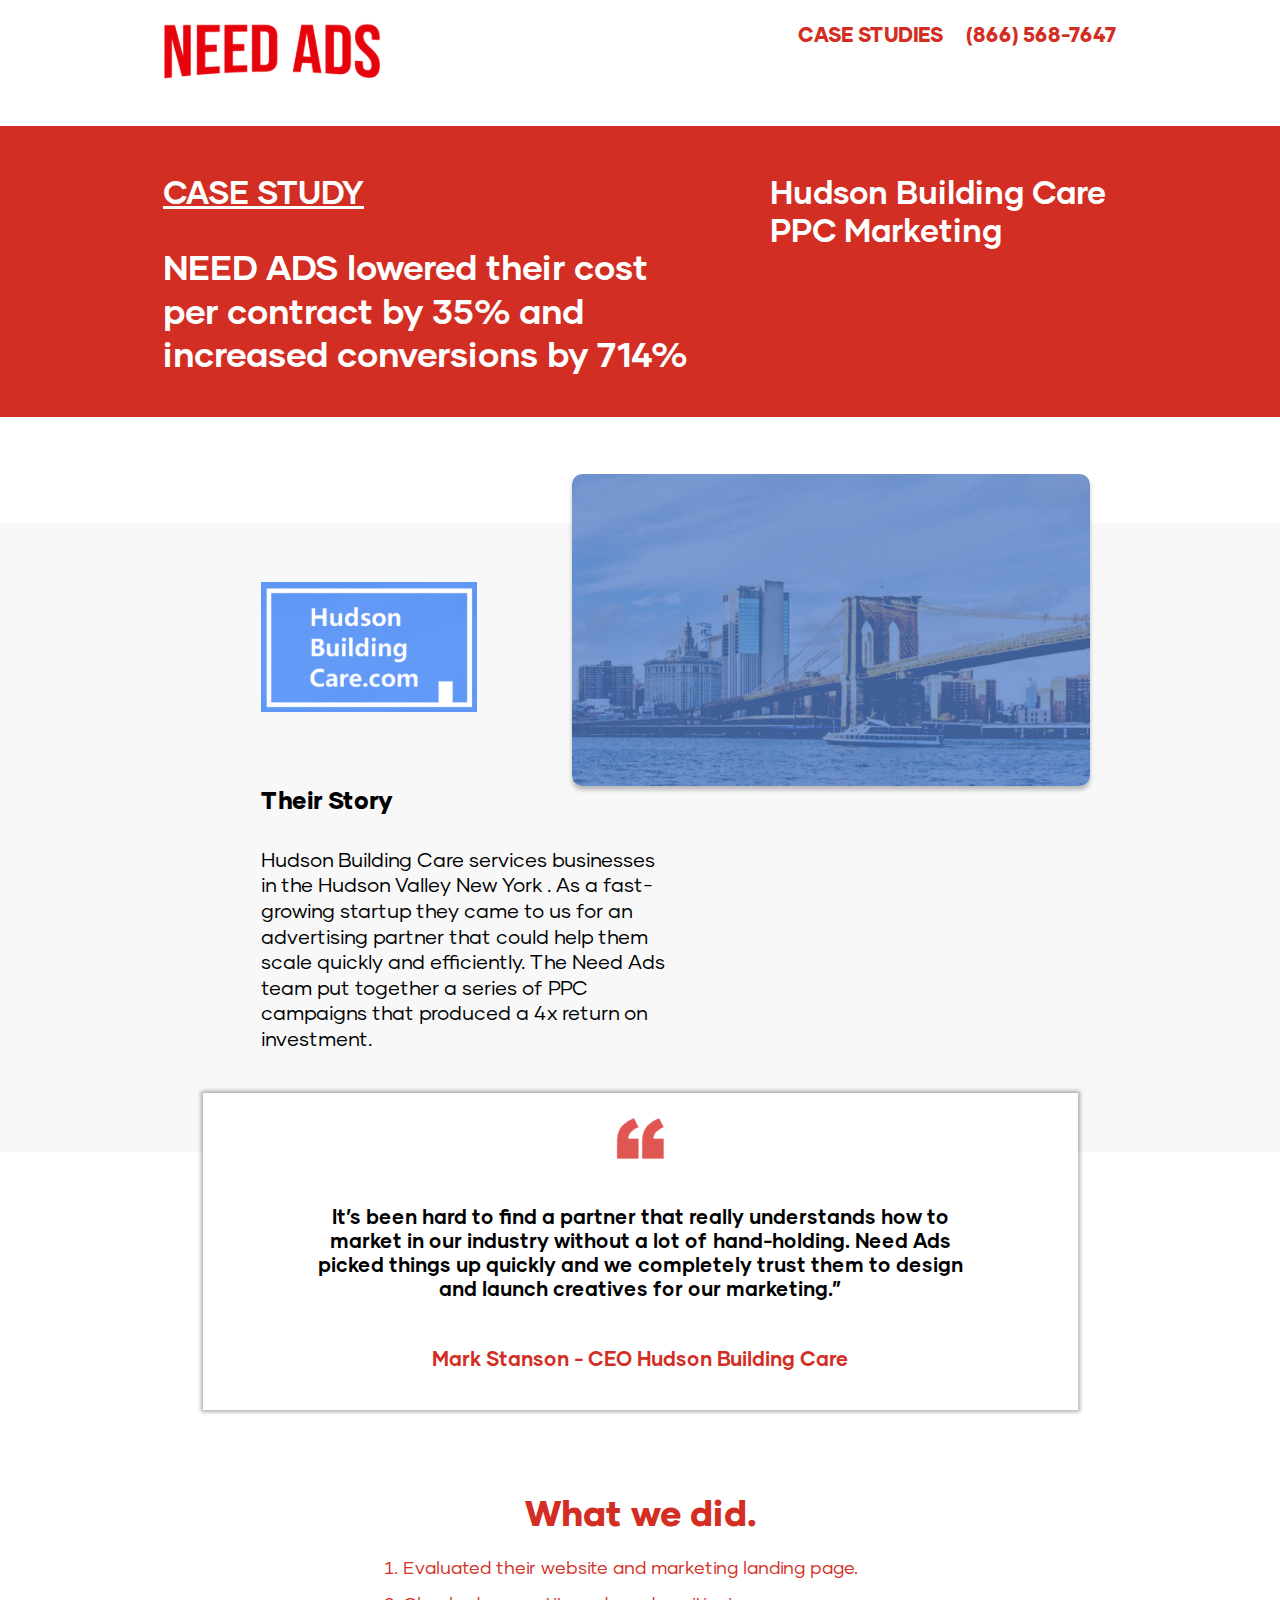
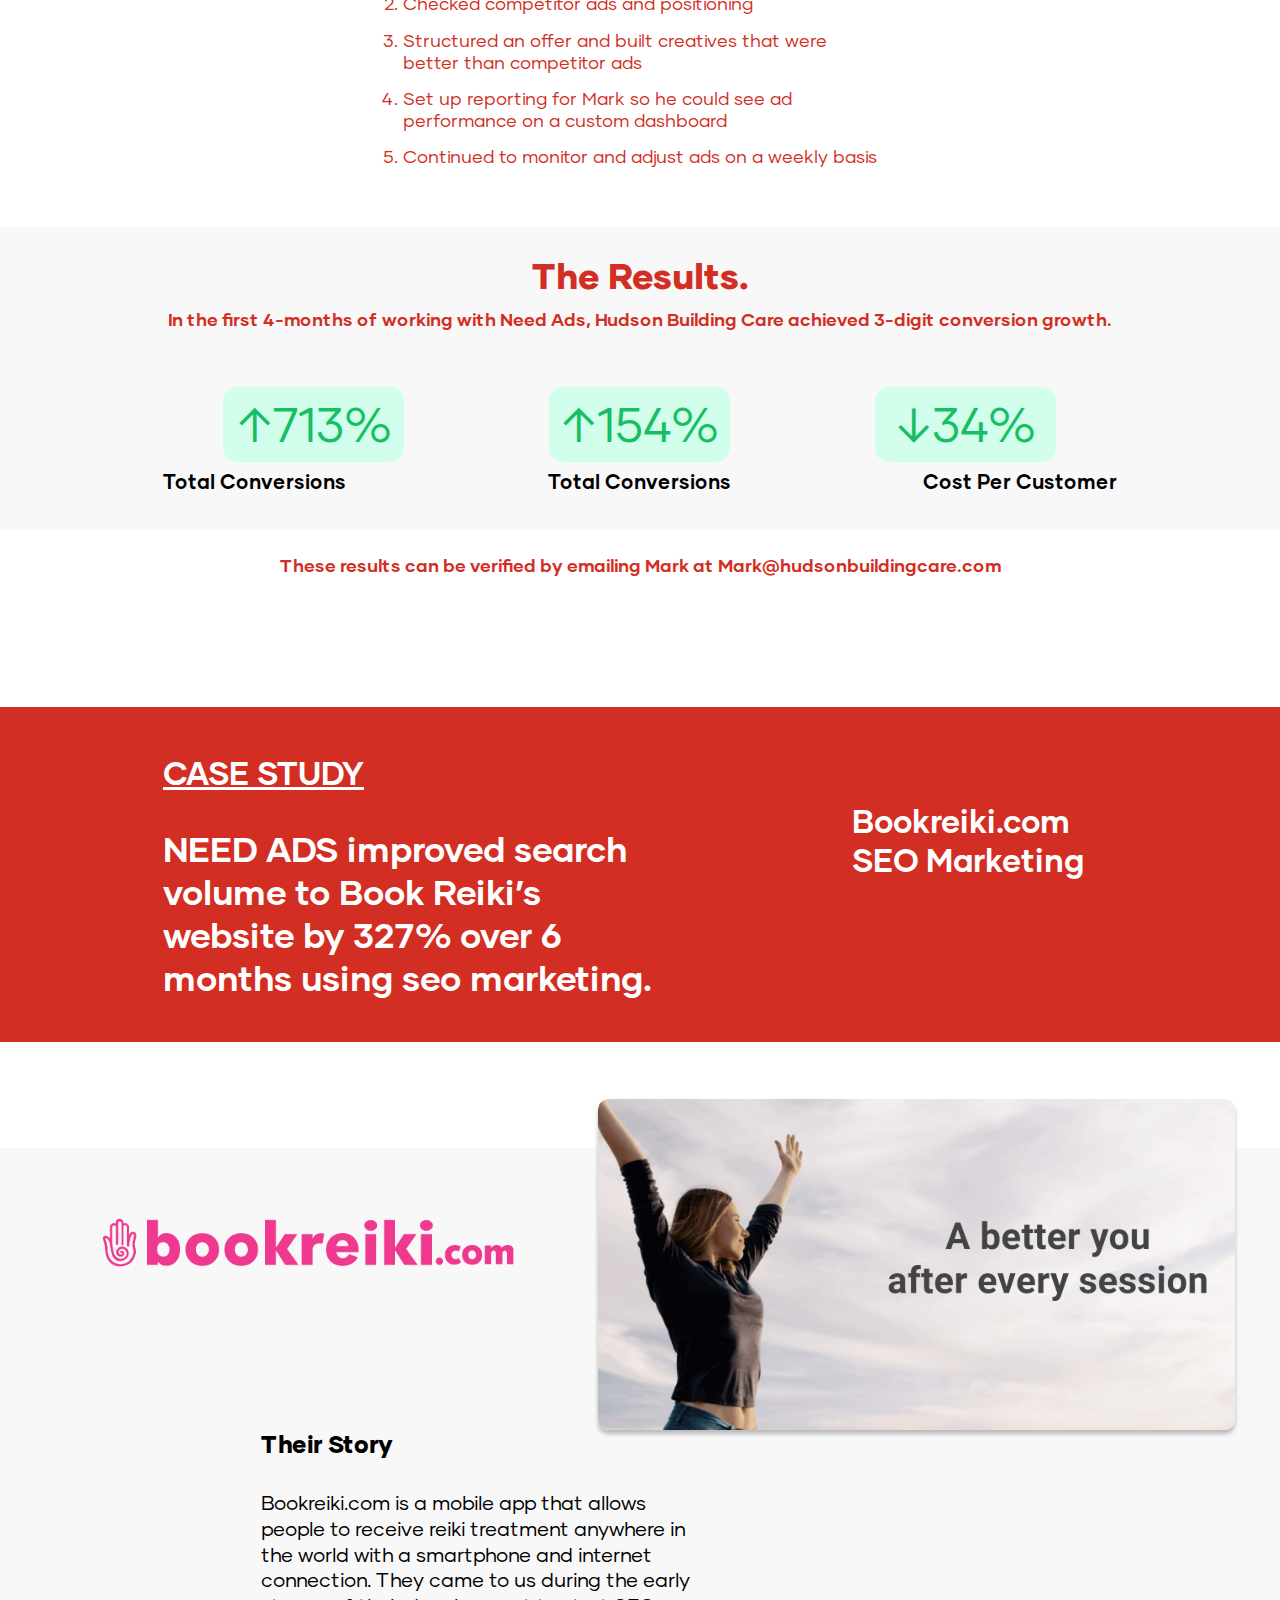
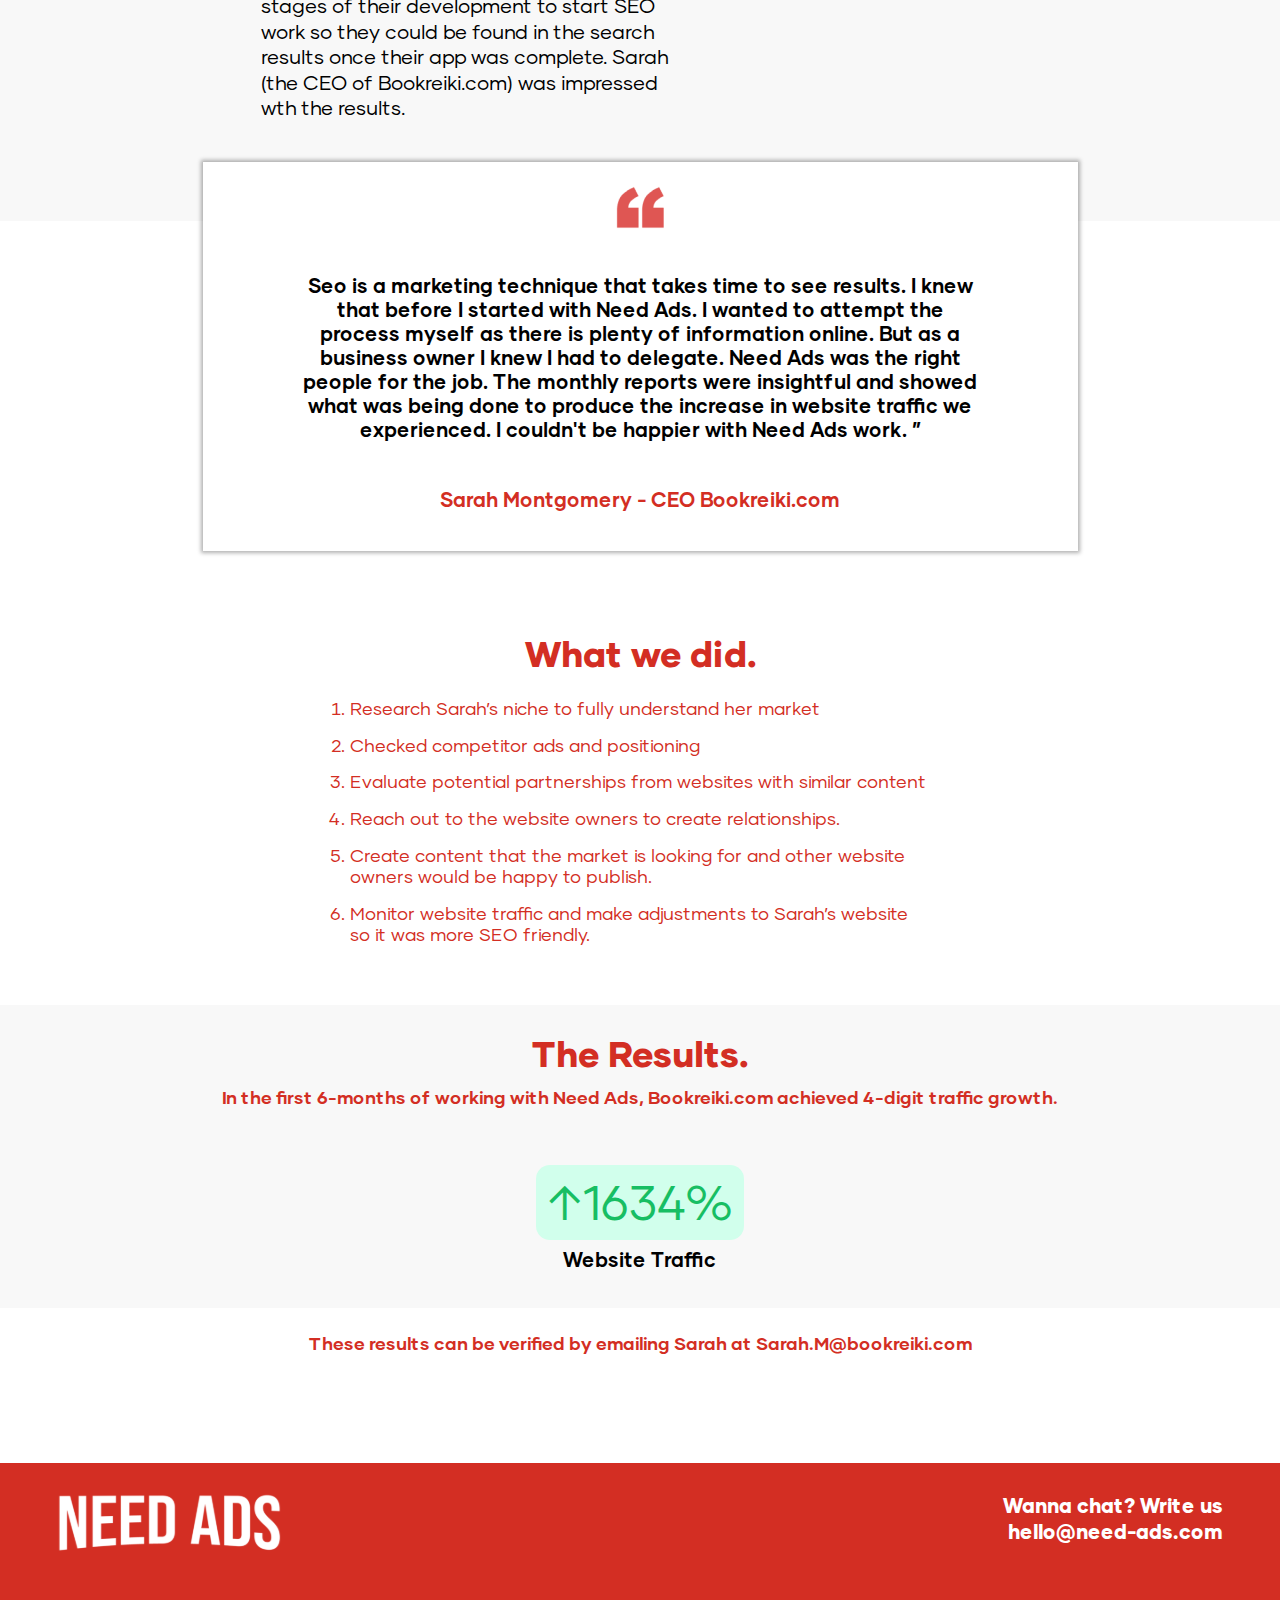
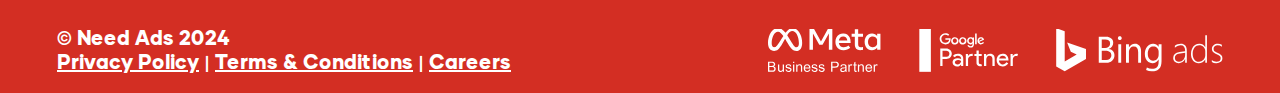
<file: case-studies.html>
<!DOCTYPE html>
<html lang="en">

<head>
    <meta charset="UTF-8">
    <meta name="viewport" content="width=device-width, initial-scale=1.0">
    <title>Need Add - Case studies</title>

    <!--favicon-->
    <link rel="icon" href="assets/images/favicon.png">


    <link rel="stylesheet" href="assets/css/all.min.css">
    <link rel="stylesheet" href="assets/css/bootstrap.min.css">
    <link rel="stylesheet" href="assets/css/swiper-bundle.min.css">
    <link rel="stylesheet" href="assets/css/style.css">
</head>

<body>
    
    <!--Start header Section  -->
    <header>
        <div class="nad_header_sec">
            <div class="container cus-sm-container">
                <div class="row justify-content-between">
                    <div class="col-12 col-sm-4 text-center text-sm-start">
                        <a href="index.html">
                            <img src="assets/images/logo.svg" alt="NeedAdd">
                        </a>
                    </div>
                    <div class="col-12 col-sm-8">
                        <nav class="nad_nav text-end">
                            <ul>
                                <li><a href="case-studies.html">CASE STUDIES</a></li>
                                <li><a href="tel:8665687647">(866) 568-7647</a></li>
                            </ul>
                        </nav>
                    </div>
                </div>
            </div>
        </div>
    </header>
    <!--End header Section  -->

    <!-- Start Banner Heading  -->
    <section class="caseStu_banner_heading_sec">
        <div class="container cus-sm-container">
            <div class="row">
                <div class="col-md-7">
                    <div class="banner_heading_cont case_studies_banner_cnt">
                        <h4 class="page_title">CASE STUDY</h4>
                        <h2>NEED ADS lowered their cost per contract by 35% and increased conversions by 714%</h2>
                    </div>
                </div>
                <div class="col-md-5 case_studies_banner_cntR pt-5 pt-md-0 ps-md-5">
                    <h2>Hudson Building Care PPC Marketing</h2>
                </div>
            </div>
        </div>
    </section>
    <!-- End Banner Heading  -->

    <!-- Start Case Studies Section  -->
    <section class="cStudie_sec">
        <div class="container">
            <div class="row">
                <div class="col-lg-12">
                    <div class="case_studies_thumb">
                        <img src="assets/images/case-studies/hudson-buildingud-logo.svg" alt="NeedAdd" class="img-fluid">
                        <img src="assets/images/case-studies/hudson-buildingud-img.svg" alt="NeedAdd" class="img-fluid text-right">
                    </div>
                    <div class="case_studies_storyCnt">
                        <h3>Their Story</h3>
                        <p>Hudson Building Care services businesses in the Hudson Valley New York . As a fast-growing startup they came to us for an advertising partner that could help them scale quickly and efficiently. The Need Ads team put together a series of PPC campaigns that produced a 4x return on investment.</p>
                    </div>
                </div>
            </div>
        </div>
    </section>
    <!-- END Case Studies Section  -->

    <!-- Start Case Studies Testimonial  -->
    <section class="cStudies_testimonial">
        <div class="container">
            <div class="row">
                <div class="col-md-12 text-center">
                    <div class="cStudies_testimonial_wrap">
                        <div class="cStudies_testimonial_item">
                            <span class="quote_icon">
                                <img src="assets/images/quote.png" alt="NeedAdd">
                            </span>
                            <p>It’s been hard to find a partner that really understands how to market in our industry without a lot of hand-holding. Need Ads picked things up quickly and we completely trust them to design and launch creatives for our marketing.”</p>

                            <h3>Mark Stanson - CEO Hudson Building Care</h3>
                        </div>
                    </div>
                </div>
            </div>
        </div>
    </section>
    <!-- END Case Studies Testimonial  -->

    <!-- Start What we Did Section  -->
    <section class="whatWe_did_sec">
        <div class="container">
            <div class="row">
                <div class="col-md-12">
                    <div class="whatWe_did_cnt">
                        <h2 class="text-center">What we did.</h2>
                        <ul>
                            <li>Evaluated their website and marketing landing page.</li>
                            <li>Checked competitor ads and positioning </li>
                            <li>Structured an offer and built creatives that were better than competitor ads</li>
                            <li>Set up reporting for Mark so he could see ad performance on a custom dashboard</li>
                            <li>Continued to monitor and adjust ads on a weekly basis</li>
                        </ul>
                    </div>
                </div>
            </div>
        </div>
    </section>
    <!-- END What we Did Section  -->

    <!-- Start Case Studies Result  -->
    <div class="cStudies_result_sec">
        <div class="container cus-sm-container">
            <div class="row">
                <div class="col-lg-12 text-center">
                    <h2>The Results.</h2>
                    <h4>In the first 4-months of working with Need Ads, Hudson Building Care achieved 3-digit conversion growth.</h4>
                </div>
            </div>
            <div class="row">
                <div class="col-sm-4 text-center text-sm-start mb-4 mb-sm-0">
                    <div class="counter_item">
                        <div class="countfact" data-count="713">
                            <h3>
                                <span class="counterPrefix">↑</span>
                                <span class="counter">713</span>
                                <span class="counterSuffix">%</span>
                            </h3>
                        </div>
                    </div>
                    <p>Total Conversions</p>
                </div>
                <div class="col-sm-4 text-center mb-4 mb-sm-0">
                    <div class="counter_item">
                        <div class="countfact" data-count="154">
                            <h3>
                                <span class="counterPrefix">↑</span>
                                <span class="counter">154</span>
                                <span class="counterSuffix">%</span>
                            </h3>
                        </div>
                    </div>
                    <p>Total Conversions</p>
                </div>
                <div class="col-sm-4 text-center text-sm-end">
                    <div class="counter_item">
                        <div class="countfact" data-count="713">
                            <h3>
                                <span class="counterPrefix">↓</span>
                                <span class="counter">34</span>
                                <span class="counterSuffix">%</span>
                            </h3>
                        </div>
                    </div>
                    <p>Cost Per Customer</p>
                </div>
            </div>
        </div>
    </div>
    <!-- End Case Studies Result  -->

    <!-- Start Case Studies Result contact  -->
    <section class="cStudies_result_contact">
        <div class="container">
            <div class="row">
                <div class="col-md-12">
                    <div class="cStudies_result_cntact">
                        <h2>These results can be verified by emailing Mark at <a href="mailto:Mark@hudsonbuildingcare.com">Mark@hudsonbuildingcare.com</a></h2>
                    </div>
                </div>
            </div>
        </div>
    </section>
    <!-- ENd Case Studies Result contact  -->

    <!-- Start Banner Heading 2  -->
    <section class="caseStu_banner_heading_sec">
        <div class="container cus-sm-container">
            <div class="row">
                <div class="col-md-7 pe-lg-5">
                    <div class="banner_heading_cont case_studies_banner_cnt case_studies_banner_cnt2">
                        <h4 class="page_title">CASE STUDY</h4>
                        <h2>NEED ADS improved search volume to Book Reiki’s website by 327% over 6 months using seo marketing.</h2>
                    </div>
                </div>
                <div class="col-md-5 case_studies_banner_cntR case_studies_banner_cntR2 pt-5 pt-md-5">
                    <h2>Bookreiki.com <br> SEO Marketing</h2>
                </div>
            </div>
        </div>
    </section>
    <!-- End Banner Heading 2 -->

    <!-- Start Case Studies Section 2  -->
    <section class="cStudie_sec">
        <div class="container">
            <div class="row">
                <div class="col-lg-12">
                    <div class="case_studies_thumb case_studies_thumb2">
                        <img src="assets/images/case-studies/bookreiki-logo.svg" alt="NeedAdd" class="img-fluid">
                        <img src="assets/images/case-studies/bookreiki-img.svg" alt="NeedAdd" class="img-fluid text-right">
                    </div>
                    <div class="case_studies_storyCnt case_studies_storyCnt2">
                        <h3>Their Story</h3>
                        <p>Bookreiki.com is a mobile app that allows people to receive reiki treatment anywhere in the world with a smartphone and internet connection. They came to us during the early stages of their development to start SEO work so they could be found in the search results once their app was complete. Sarah (the CEO of Bookreiki.com) was impressed wth the results. </p>
                    </div>
                </div>
            </div>
        </div>
    </section>
    <!-- END Case Studies Section  -->

    <!-- Start Case Studies Testimonial  -->
    <section class="cStudies_testimonial">
        <div class="container">
            <div class="row">
                <div class="col-md-12 text-center">
                    <div class="cStudies_testimonial_wrap">
                        <div class="cStudies_testimonial_item">
                            <span class="quote_icon">
                                <img src="assets/images/quote.png" alt="NeedAdd">
                            </span>
                            <p>Seo is a marketing technique that takes time to see results. I knew that before I started with Need Ads. I wanted to attempt the process myself as there is plenty of information online. But as a business owner I knew I had to delegate. Need Ads was the right people for the job. The monthly reports were insightful and showed what was being done to produce the increase in website traffic we experienced. I couldn't be happier with Need Ads work. ”</p>

                            <h3>Sarah Montgomery - CEO Bookreiki.com</h3>
                        </div>
                    </div>
                </div>
            </div>
        </div>
    </section>
    <!-- END Case Studies Testimonial  -->

    <!-- Start What we Did Section  -->
    <section class="whatWe_did_sec">
        <div class="container">
            <div class="row">
                <div class="col-md-12">
                    <div class="whatWe_did_cnt whatWe_did_cnt2">
                        <h2 class="text-center">What we did.</h2>
                        <ul>
                            <li>Research Sarah’s niche to fully understand her market</li>
                            <li>Checked competitor ads and positioning </li>
                            <li>Evaluate potential partnerships from websites with similar content</li>
                            <li>Reach out to the website owners to create relationships.</li>
                            <li>Create content that the market is looking for and other website owners would be happy to publish.</li>
                            <li>Monitor website traffic and make adjustments to Sarah’s website so it was more SEO friendly.</li>
                        </ul>
                    </div>
                </div>
            </div>
        </div>
    </section>
    <!-- END What we Did Section  -->

    <!-- Start Case Studies Result  -->
    <div class="cStudies_result_sec cStudies_result_sec2">
        <div class="container cus-sm-container">
            <div class="row">
                <div class="col-lg-12 text-center">
                    <h2>The Results.</h2>
                    <h4>In the first 6-months of working with Need Ads, Bookreiki.com achieved 4-digit traffic growth.</h4>
                </div>
            </div>
            <div class="row">
                <div class="col-md-4 text-start">
                </div>
                <div class="col-md-4 text-center">
                    <div class="counter_item">
                        <div class="countfact" data-count="1634">
                            <h3>
                                <span class="counterPrefix">↑</span>
                                <span class="counter">1634</span>
                                <span class="counterSuffix">%</span>
                            </h3>
                        </div>
                    </div>
                    <p>Website Traffic</p>
                </div>
                <div class="col-md-4 text-end">

                </div>
            </div>
        </div>
    </div>
    <!-- End Case Studies Result  -->

    <!-- Start Case Studies Result contact  -->
    <section class="cStudies_result_contact">
        <div class="container">
            <div class="row">
                <div class="col-md-12">
                    <div class="cStudies_result_cntact">
                        <h2>These results can be verified by emailing Sarah at <a href="mailto:Mark@hudsonbuildingcare.com">Sarah.M@bookreiki.com</a></h2>
                    </div>
                </div>
            </div>
        </div>
    </section>
    <!-- ENd Case Studies Result contact  -->

    <!-- Start Footer Section  -->
    <footer class="footer_sec">
        <div class="container-xl">
            <div class="row mb-71">
                <div class="col-5 col-sm-6">
                    <a href="index.html" class="footer_logo"><img src="assets/images/white-logo.svg" alt="NeedAdd"></a>
                </div>
                <div class="col-7 col-sm-6">
                    <div class="ftop_cantact">
                        <a href="#">Wanna chat? Write us</a>
                        <a href="mailto:hello@need-ads.com">hello@need-ads.com</a>
                    </div>
                </div>
            </div>
            <div class="row align-items-end">
                <div class="col-md-6 text-center text-md-start order-2 order-md-1">
                    <div class="footer_copyRight_cnt">
                        <p>&copy; Need Ads 2024</p>
                        <ul class="footer_nav">
                            <li><a href="#">Privacy Policy</a></li>
                            <li><a href="#">Terms & Conditions</a></li>
                            <li><a href="career.html">Careers</a></li>
                        </ul>
                    </div>
                </div>
                <div class="col-md-6 text-center text-md-end order-1 order-md-12 mb-4 mb-md-0">
                    <ul class="footer_social">
                        <li><a href="#"><img src="assets/images/social/meta-logo.svg" alt="NeedAdd"></a></li>
                        <li><a href="#"><img src="assets/images/social/google-logo.svg" alt="NeedAdd"></a></li>
                        <li><a href="#"><img src="assets/images/social/bing-logo.svg" alt="NeedAdd"></a></li>
                    </ul>
                </div>
            </div>
        </div>
    </footer>

    <script src="assets/js/jquery.min.js"></script>
    <script src="assets/js/popper.min.js"></script>
    <script src="assets/js/bootstrap.bundle.min.js"></script>
    <script src="assets/js/swiper-bundle.min.js"></script>
    <script src="assets/js/jquery.appear.js"></script>
    <script src="assets/js/main.js"></script>
</body>

</html>
</file>
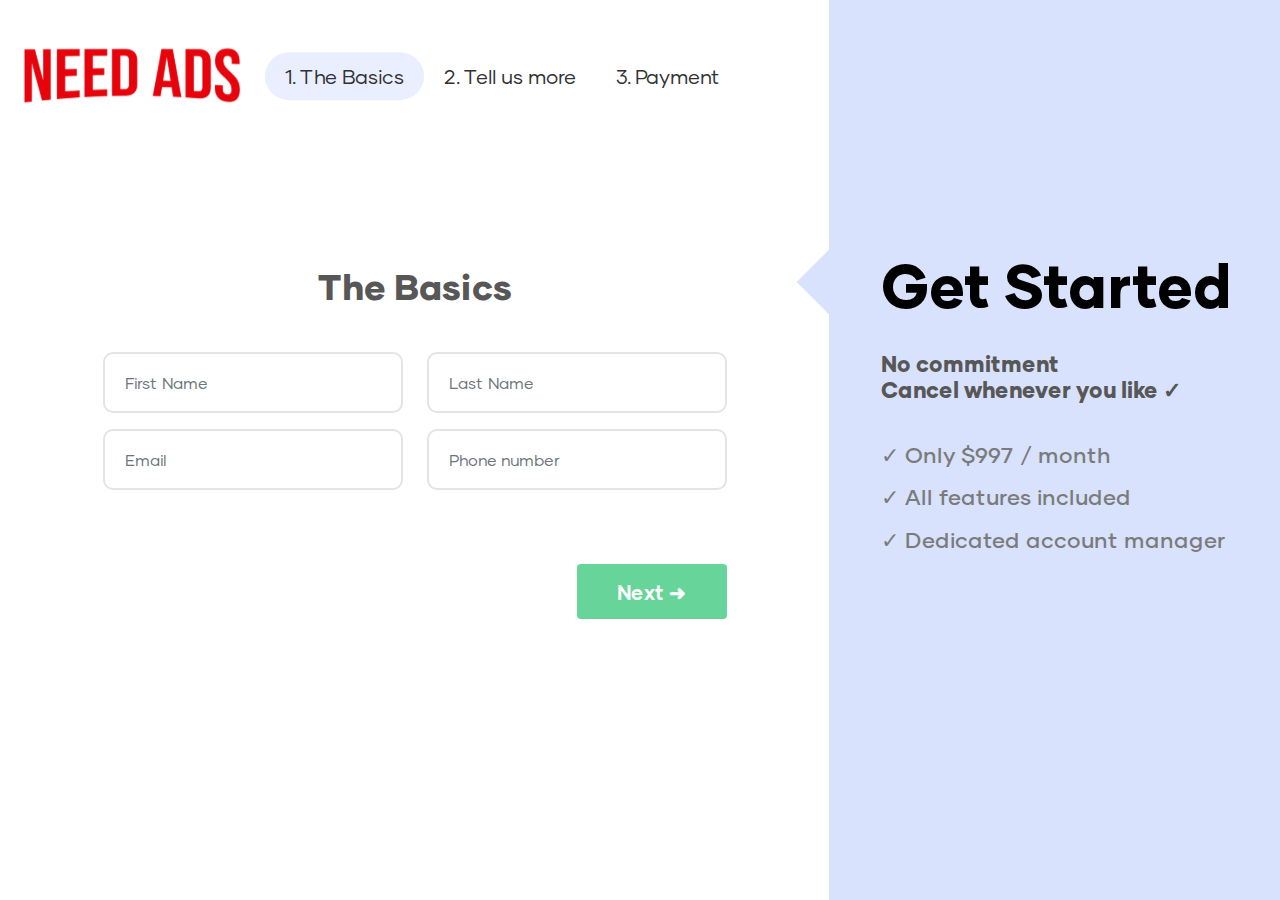
<file: purchase.html>
<!DOCTYPE html>
<html lang="en">

<head>
    <meta charset="UTF-8">
    <meta name="viewport" content="width=device-width, initial-scale=1.0">
    <title>Need Add</title>

    <!--favicon-->
    <link rel="icon" href="assets/images/favicon.png">


    <link rel="stylesheet" href="assets/css/all.min.css">
    <link rel="stylesheet" href="assets/css/bootstrap.min.css">
    <link rel="stylesheet" href="assets/css/swiper-bundle.min.css">
    <link rel="stylesheet" href="assets/css/style.css">
</head>

<body>
    <div class="purchase_page_sec">
        <div class="purchase_form_area">
            <div id="container" class="container pt-lg-5 mt-4">
                <div class="step-container d-flex justify-content-ceter">
                    <div class="text-start d-inline-flex align-items-center me-4">
                        <a href="index.html" class="logo d-inline-block text-start"><img src="assets/images/logo.svg" alt="NeedAdd"></a>
                    </div>
                    <div class="step_navWrap">
                        <div class="step-circle" onclick="displayStep(1)">1. <span>The Basics</span></div>
                        <div class="step-circle" onclick="displayStep(2)">2. <span>Tell us more</span></div>
                        <div class="step-circle" onclick="displayStep(3)">3. <span>Payment</span></div>
                    </div>
                </div>

                <form id="nda-multi-step-form" method="post">
                    <div class="step step-1">
                        <!-- Step 1 form fields here -->
                        <h3 class="text-center">The Basics</h3>
                        <div class="row">
                            <div class="col-sm-6">
                                <div class="mb-3 gx-40">
                                    <label for="fname" class="form-label d-none">First Name</label>
                                    <input type="text" class="form-control" id="fname" name="fname" placeholder="First Name" required>
                                </div>
                            </div>
                            <div class="col-sm-6">
                                <div class="mb-3 gx-40">
                                    <label for="lname" class="form-label d-none">Last Name</label>
                                    <input type="text" class="form-control" id="lname" name="lname" placeholder="Last Name" required>
                                </div>
                            </div>
                            <div class="col-sm-6">
                                <div class="mb-3 gx-40">
                                    <label for="email" class="form-label d-none">Email</label>
                                    <input type="email" class="form-control" id="email" name="email" placeholder="Email" required>
                                </div>
                            </div>
                            <div class="col-sm-6">
                                <div class="mb-3 gx-40">
                                    <label for="phone" class="form-label d-none">Phone</label>
                                    <input type="tel" class="form-control" id="phone" name="phone" placeholder="Phone number" required>
                                </div>
                            </div>
                        </div>
                        <div class="text-end">
                            <button type="button" class="btn btn-primary next-step">Next ➜</button>
                        </div>
                    </div>

                    <div class="step step-2">
                        <!-- Step 2 form fields here -->
                        <h3 class="text-center">Tell us more</h3>
                        <div class="row">
                            <div class="col-sm-6">
                                <div class="mb-3 gx-40">
                                    <label for="bsnsname" class="form-label d-none">Business Name</label>
                                    <input type="text" class="form-control" id="bsnsname" name="bsnsname" placeholder="Business Name" required>
                                </div>
                            </div>
                            <div class="col-sm-6">
                                <div class="mb-3 gx-40">
                                    <label for="Location" class="form-label d-none">Location</label>
                                    <input type="text" class="form-control" id="Location" name="Location" placeholder="Location" required>
                                </div>
                            </div>
                            <div class="col-sm-6">
                                <div class="mb-3 gx-40">
                                    <label for="advtslocation" class="form-label d-none">Advertising Location</label>
                                    <input type="text" class="form-control" id="advtslocation" name="advtslocation" placeholder="Advertising Location" required>
                                </div>
                            </div>
                            <div class="col-sm-6">
                                <div class="mb-3 gx-40">
                                    <label for="binstime" class="form-label d-none">Years in business</label>
                                    <input type="text" class="form-control" id="binstime" name="binstime" placeholder="Years in business" required>
                                </div>
                            </div>
                            <div class="col-md-12">
                                <div class="sm-3 gx-40">
                                    <label for="ymessage" class="form-label d-none">Message</label>
                                    <textarea class="form-control" id="ymessage" name="ymessage" placeholder="What do you hope to achieve with our service?" required></textarea>
                                </div>
                            </div>
                        </div>
                        <div class="buttonWrap d-flex justify-content-between mt-5">
                            <div class="text-end">
                                <button type="button" class="btn btn-primary prev-step">Back</button>
                            </div>
                            <div class="text-end">
                                <button type="button" class="btn btn-primary next-step">Next ➜</button>
                            </div>
                        </div>
                    </div>

                    <div class="step step-3">
                        <!-- Step 3 form fields here -->
                        <h3 class="text-center">Payment</h3>
                        <div class="row">
                            <div class="col-md-12">
                                <div class="sm-3">
                                    <label for="field3" class="form-label d-none">Field 3:</label>
                                    <input type="text" class="form-control" id="field3" name="field3">
                                </div>
                            </div>
                        </div>
                        <div class="buttonWrap d-flex justify-content-start mt-5">
                            <div class="text-end">
                                <button type="button" class="btn btn-primary prev-step">Back</button>
                            </div>
                            <div class="text-end">
                                <button type="submit" class="btn btn-primary next-step">Next ➜</button>
                            </div>
                        </div>
                    </div>
                </form>
            </div>
        </div>
        <div class="purchase_sidebar_area">
            <div class="purchase_sidebar_cnt text-center text-lg-start">
                <h2 class=" d-none d-lg-block">Get Started</h2>
                <h4>No commitment<br> Cancel whenever you like ✓</h4>
                <ul>
                    <li>✓ Only $997 / month</li>
                    <li>✓ All features included</li>
                    <li>✓ Dedicated account manager</li>
                </ul>
            </div>
        </div>
    </div>


    <script src="assets/js/jquery.min.js"></script>
    <script src="assets/js/popper.min.js"></script>
    <script src="assets/js/bootstrap.bundle.min.js"></script>
    <script src="assets/js/swiper-bundle.min.js"></script>
    <script src="assets/js/jquery.appear.js"></script>
    <script src="assets/js/main.js"></script>
</body>

</html>
</file>
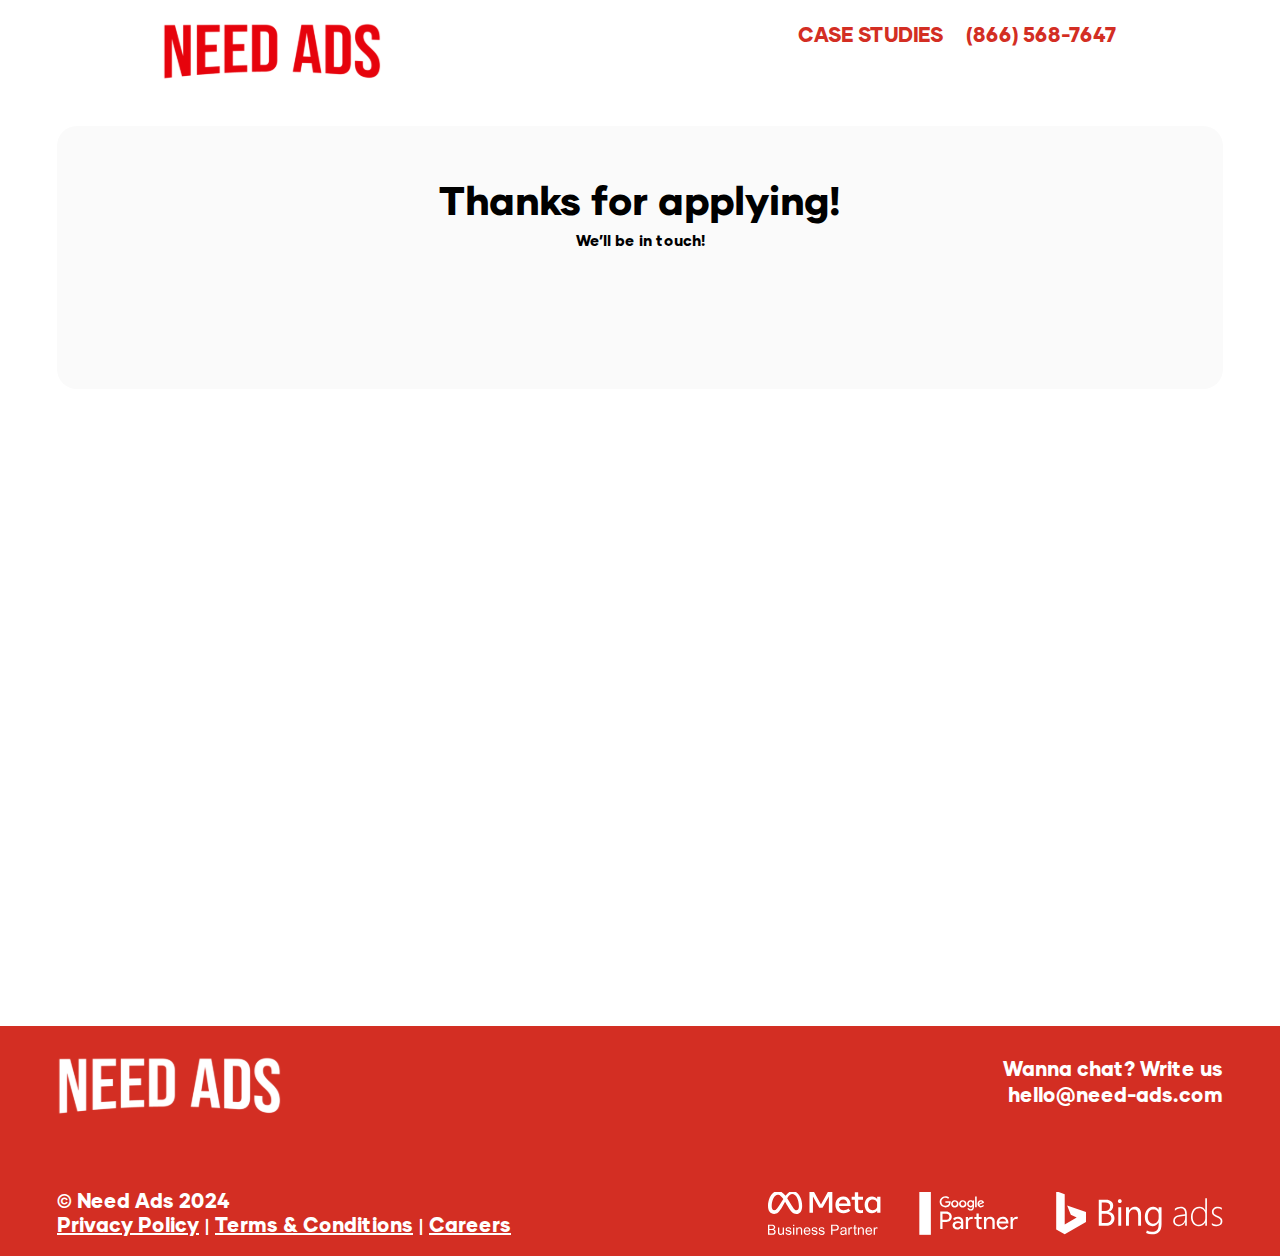
<file: thank-you.html>
<!DOCTYPE html>
<html lang="en">

<head>
    <meta charset="UTF-8">
    <meta name="viewport" content="width=device-width, initial-scale=1.0">
    <title>Need Add</title>

    <!--favicon-->
    <link rel="icon" href="assets/images/favicon.png">


    <link rel="stylesheet" href="assets/css/all.min.css">
    <link rel="stylesheet" href="assets/css/bootstrap.min.css">
    <link rel="stylesheet" href="assets/css/swiper-bundle.min.css">
    <link rel="stylesheet" href="assets/css/style.css">
</head>

<body>

    <!--Start header Section  -->
    <header>
        <div class="nad_header_sec">
            <div class="container cus-sm-container">
                <div class="row justify-content-between">
                    <div class="col-12 col-sm-4 text-center text-sm-start">
                        <a href="index.html">
                            <img src="assets/images/logo.svg" alt="NeedAdd">
                        </a>
                    </div>
                    <div class="col-12 col-sm-8">
                        <nav class="nad_nav text-end">
                            <ul>
                                <li><a href="case-studies.html">CASE STUDIES</a></li>
                                <li><a href="tel:8665687647">(866) 568-7647</a></li>
                            </ul>
                        </nav>
                    </div>
                </div>
            </div>
        </div>
    </header>
    <!--End header Section  -->

    <!-- Start ThankYou Section  -->
     <section class="thankYou_sec">
        <div class="container-xxl">
            <div class="row">
                <div class="col-md-12 text-center">
                    <div class="thankYou_cnt">
                        <h2>Thanks for applying!</h2>
                        <p>We’ll be in touch!</p>
                    </div>
                </div>
            </div>
        </div>
     </section>
    <!-- End ThankYou Section  -->

    <!-- Start Footer Section  -->
    <footer class="footer_sec">
        <div class="container-xl">
            <div class="row mb-71">
                <div class="col-5 col-sm-6">
                    <a href="index.html" class="footer_logo"><img src="assets/images/white-logo.svg" alt="NeedAdd"></a>
                </div>
                <div class="col-7 col-sm-6">
                    <div class="ftop_cantact">
                        <a href="#">Wanna chat? Write us</a>
                        <a href="mailto:hello@need-ads.com">hello@need-ads.com</a>
                    </div>
                </div>
            </div>
            <div class="row align-items-end">
                <div class="col-md-6 text-center text-md-start order-2 order-md-1">
                    <div class="footer_copyRight_cnt">
                        <p>&copy; Need Ads 2024</p>
                        <ul class="footer_nav">
                            <li><a href="#">Privacy Policy</a></li>
                            <li><a href="#">Terms & Conditions</a></li>
                            <li><a href="career.html">Careers</a></li>
                        </ul>
                    </div>
                </div>
                <div class="col-md-6 text-center text-md-end order-1 order-md-12 mb-4 mb-md-0">
                    <ul class="footer_social">
                        <li><a href="#"><img src="assets/images/social/meta-logo.svg" alt="NeedAdd"></a></li>
                        <li><a href="#"><img src="assets/images/social/google-logo.svg" alt="NeedAdd"></a></li>
                        <li><a href="#"><img src="assets/images/social/bing-logo.svg" alt="NeedAdd"></a></li>
                    </ul>
                </div>
            </div>
        </div>
    </footer>

    <script src="assets/js/jquery.min.js"></script>
    <script src="assets/js/popper.min.js"></script>
    <script src="assets/js/bootstrap.bundle.min.js"></script>
    <script src="assets/js/swiper-bundle.min.js"></script>
    <script src="assets/js/jquery.appear.js"></script>
    <script src="assets/js/main.js"></script>
</body>

</html>
</file>
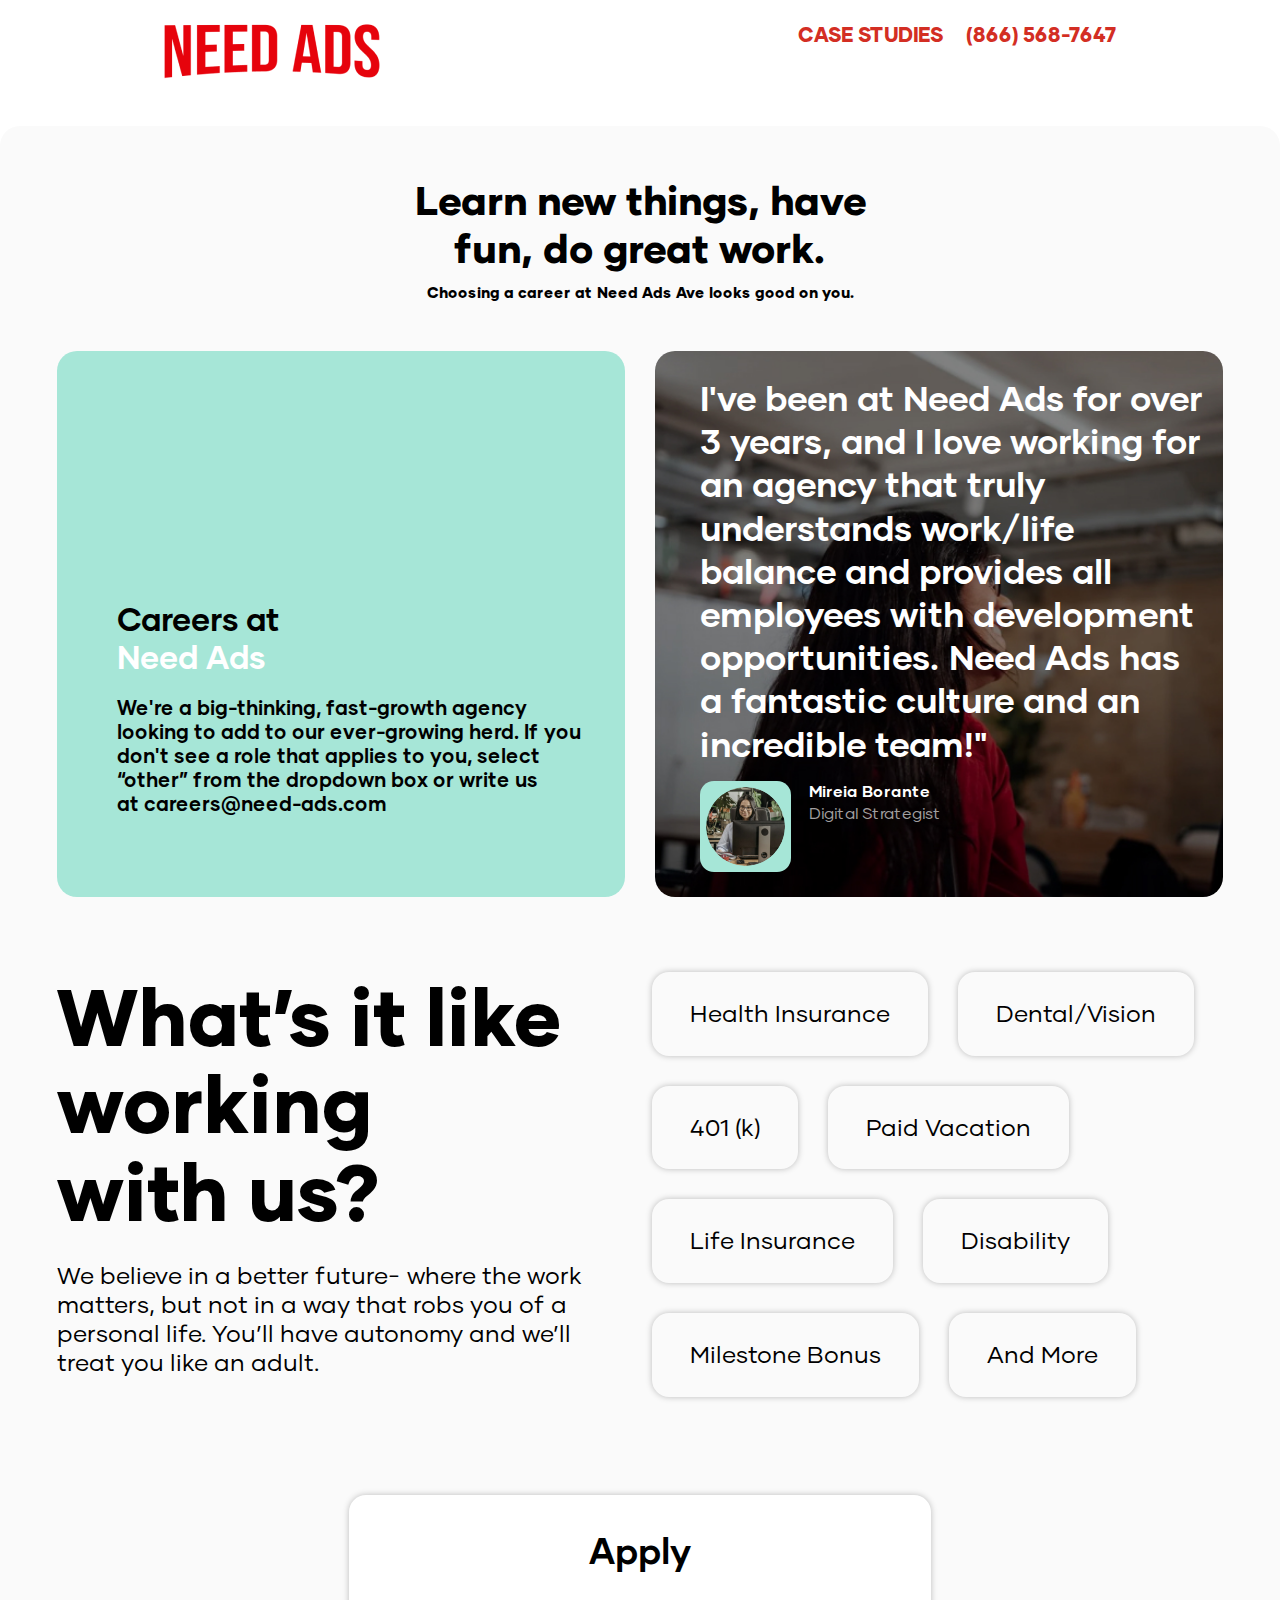
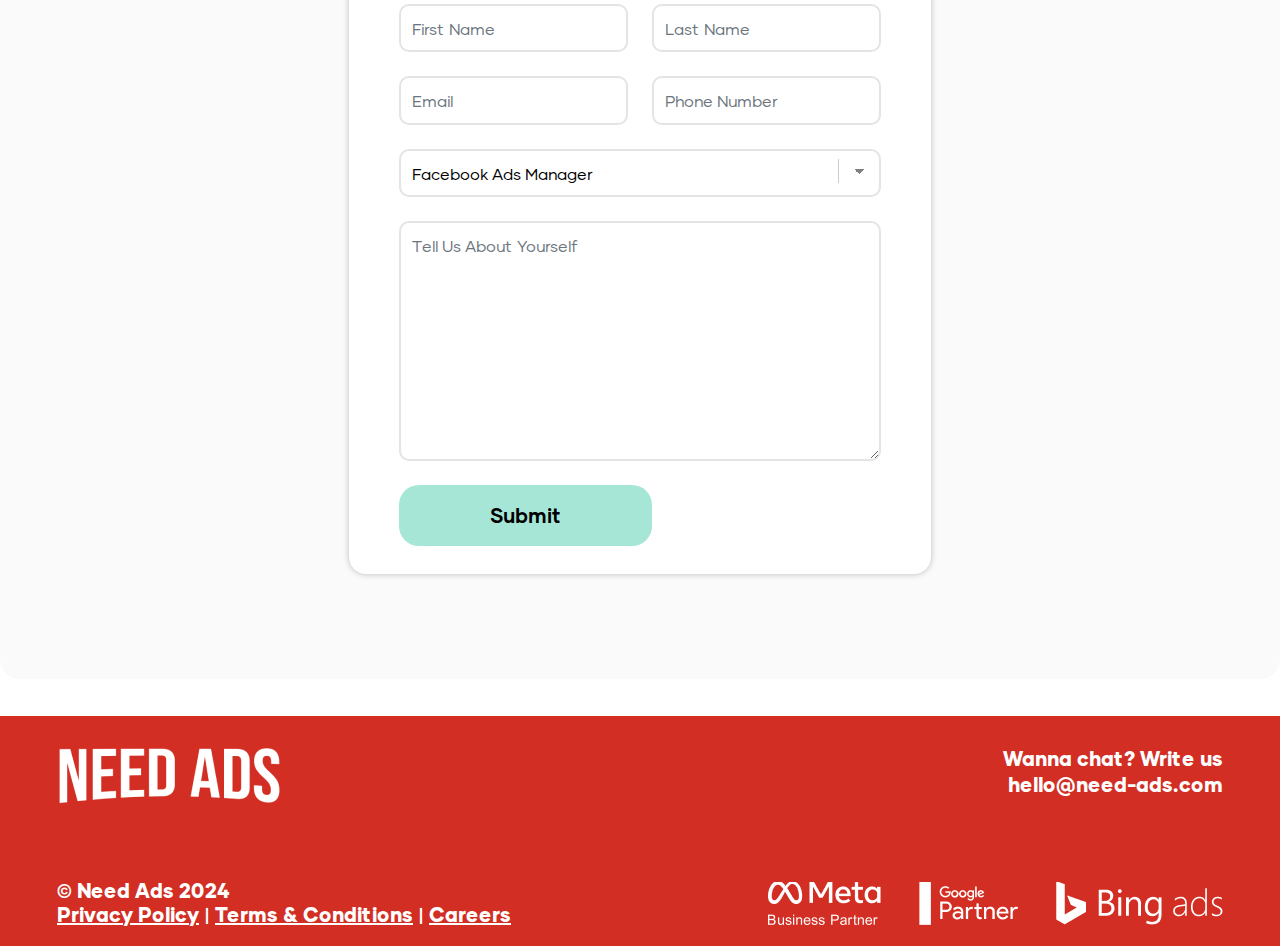
<file: Need-add/career.html>
<!DOCTYPE html>
<html lang="en">

<head>
    <meta charset="UTF-8">
    <meta name="viewport" content="width=device-width, initial-scale=1.0">
    <title>Need Add</title>

    <!--favicon-->
    <link rel="icon" href="assets/images/favicon.png">


    <link rel="stylesheet" href="assets/css/all.min.css">
    <link rel="stylesheet" href="assets/css/bootstrap.min.css">
    <link rel="stylesheet" href="assets/css/swiper-bundle.min.css">
    <link rel="stylesheet" href="assets/css/style.css">
</head>

<body>

    <!--Start header Section  -->
    <header>
        <div class="nad_header_sec">
            <div class="container cus-sm-container">
                <div class="row justify-content-between">
                    <div class="col-6 col-sm-4">
                        <a href="index.html">
                            <img src="assets/images/logo.png" alt="NeedAdd">
                        </a>
                    </div>
                    <div class="col-6 col-sm-8">
                        <nav class="nad_nav text-end">
                            <ul>
                                <li><a href="case-studies.html">CASE STUDIES</a></li>
                                <li><a href="tel:8665687647">(866) 568-7647</a></li>
                            </ul>
                        </nav>
                    </div>
                </div>
            </div>
        </div>
    </header>
    <!--End header Section  -->

    <!-- Start Career Section -->
    <main class="careerWrapper">
        <!-- Start Header Section  -->
        <section class="page_header_sec">
            <div class="container">
                <div class="row">
                    <div class="col-md-12 text-center">
                        <h2>Learn new things, have <br> fun, do great work.</h2>
                        <p>Choosing a career at Need Ads Ave looks good on you.</p>
                    </div>
                </div>
            </div>
        </section>
        <!-- ENd Header Section  -->
        <section class="career_post_item_sec">
            <div class="container">
                <div class="row gx-30 gy-30">
                    <div class="col-lg-6">
                        <div class="career_post_item">
                            <h4>Careers at</h4>
                            <h3>Need Ads</h3>
                            <p>We're a big-thinking, fast-growth agency looking to add to our ever-growing herd. If you don't see a role that applies to you, select “other” from the dropdown box or write us at careers@need-ads.com</p>
                        </div>
                    </div>
                    <div class="col-lg-6">
                        <div class="career_post_itemR" style="background-image: url(/assets/images/great-work-bg.jpg);">
                            <h3>I've been at Need Ads for over 3 years, and I love working for an agency that truly understands work/life balance and provides all employees with development opportunities. Need Ads has a fantastic culture and an incredible team!"</h3>
                            <div class="post_author">
                                <span>
                                    <img src="assets/images/auth-image.png" alt="need-ads">
                                </span>
                                <h4>Mireia Borante</h4>
                                <p>Digital Strategist</p>
                            </div>
                        </div>
                    </div>
                </div>
            </div>
        </section>

        <!-- Start Section Category Area  -->
        <section class="career_category_sec">
            <div class="container">
                <div class="row">
                    <div class="col-lg-6 mb-4 mb-lg-0">
                        <h2>What’s it like working <br>with us?</h2>
                        <p>We believe in a better future- where the work matters, but not in a way that robs you of a personal life. You’ll have autonomy and we’ll treat you like an adult.</p>
                    </div>
                    <div class="col-lg-6">
                        <ul class="career_cat">
                            <li><a href="#">Health Insurance</a></li>
                            <li><a href="#">Dental/Vision</a></li>
                            <li><a href="#">401 (k)</a></li>
                            <li><a href="#">Paid Vacation</a></li>
                            <li><a href="#">Life Insurance</a></li>
                            <li><a href="#">Disability</a></li>
                            <li><a href="#">Milestone Bonus</a></li>
                            <li><a href="#">And More</a></li>
                        </ul>
                    </div>
                </div>
            </div>
        </section>
        <!-- End Section Category Area  -->

        <!-- Start Contact Form  -->
        <section class="apply_form">
            <div class="container">
                <div class="row">
                    <div class="col-md-12">
                        <form class="applyForm" method="post">
                            <h2 class="text-center">Apply</h2>
                            <div class="row">
                                <div class="col-md-6 mb-4">
                                    <input type="text" class="form-control" name="fname" placeholder="First Name">
                                </div>
                                <div class="col-md-6 mb-4">
                                    <input type="text" class="form-control" name="lname" placeholder="Last Name">
                                </div>
                                <div class="col-md-6 mb-4">
                                    <input type="email" class="form-control" name="email" placeholder="Email">
                                </div>
                                <div class="col-md-6 mb-4">
                                    <input type="tel" class="form-control" name="phone" placeholder="Phone Number">
                                </div>
                            </div>
                            <div class="mb-4">
                                <select name="postion" id="position" class="form-control w-100">
                                    <option value="fbadd">Facebook Ads Manager</option>
                                    <option value="gladd">FaceGoogle Ads Manager</option>
                                    <option value="contentcreat">Content Creation</option>
                                    <option value="graphicsGuy">Awesome Graphics Guy</option>
                                </select>
                            </div>
                            <div class="mb-4">
                                <textarea name="message" placeholder="Tell Us About Yourself" class="form-control w-100"></textarea>
                            </div>
                            <button type="Submit" class="btn btn-primary">Submit</button>
                        </form>
                    </div>
                </div>
            </div>
        </section>
        <!-- End Contact Form  -->
    </main>
    <!-- ENd Career Section -->

    <!-- Start Footer Section  -->
    <footer class="footer_sec">
        <div class="container-xl">
            <div class="row mb-71">
                <div class="col-5 col-sm-6">
                    <a href="index.html" class="footer_logo"><img src="assets/images/white-logo.png" alt="NeedAdd"></a>
                </div>
                <div class="col-7 col-sm-6">
                    <div class="ftop_cantact">
                        <a href="#">Wanna chat? Write us</a>
                        <a href="mailto:hello@need-ads.com">hello@need-ads.com</a>
                    </div>
                </div>
            </div>
            <div class="row align-items-end">
                <div class="col-md-6 text-center text-md-start order-2 order-md-1">
                    <div class="footer_copyRight_cnt">
                        <p>&copy; Need Ads 2024</p>
                        <ul class="footer_nav">
                            <li><a href="#">Privacy Policy</a></li>
                            <li><a href="#">Terms & Conditions</a></li>
                            <li><a href="career.html">Careers</a></li>
                        </ul>
                    </div>
                </div>
                <div class="col-md-6 text-center text-md-end order-1 order-md-12 mb-4 mb-md-0">
                    <ul class="footer_social">
                        <li><a href="#"><img src="assets/images/social/meta-logo.png" alt="NeedAdd"></a></li>
                        <li><a href="#"><img src="assets/images/social/google-logo.png" alt="NeedAdd"></a></li>
                        <li><a href="#"><img src="assets/images/social/bing-logo.png" alt="NeedAdd"></a></li>
                    </ul>
                </div>
            </div>
        </div>
    </footer>

    <script src="assets/js/jquery.min.js"></script>
    <script src="assets/js/popper.min.js"></script>
    <script src="assets/js/bootstrap.bundle.min.js"></script>
    <script src="assets/js/swiper-bundle.min.js"></script>
    <script src="assets/js/jquery.appear.js"></script>
    <script src="assets/js/main.js"></script>
</body>

</html>
</file>
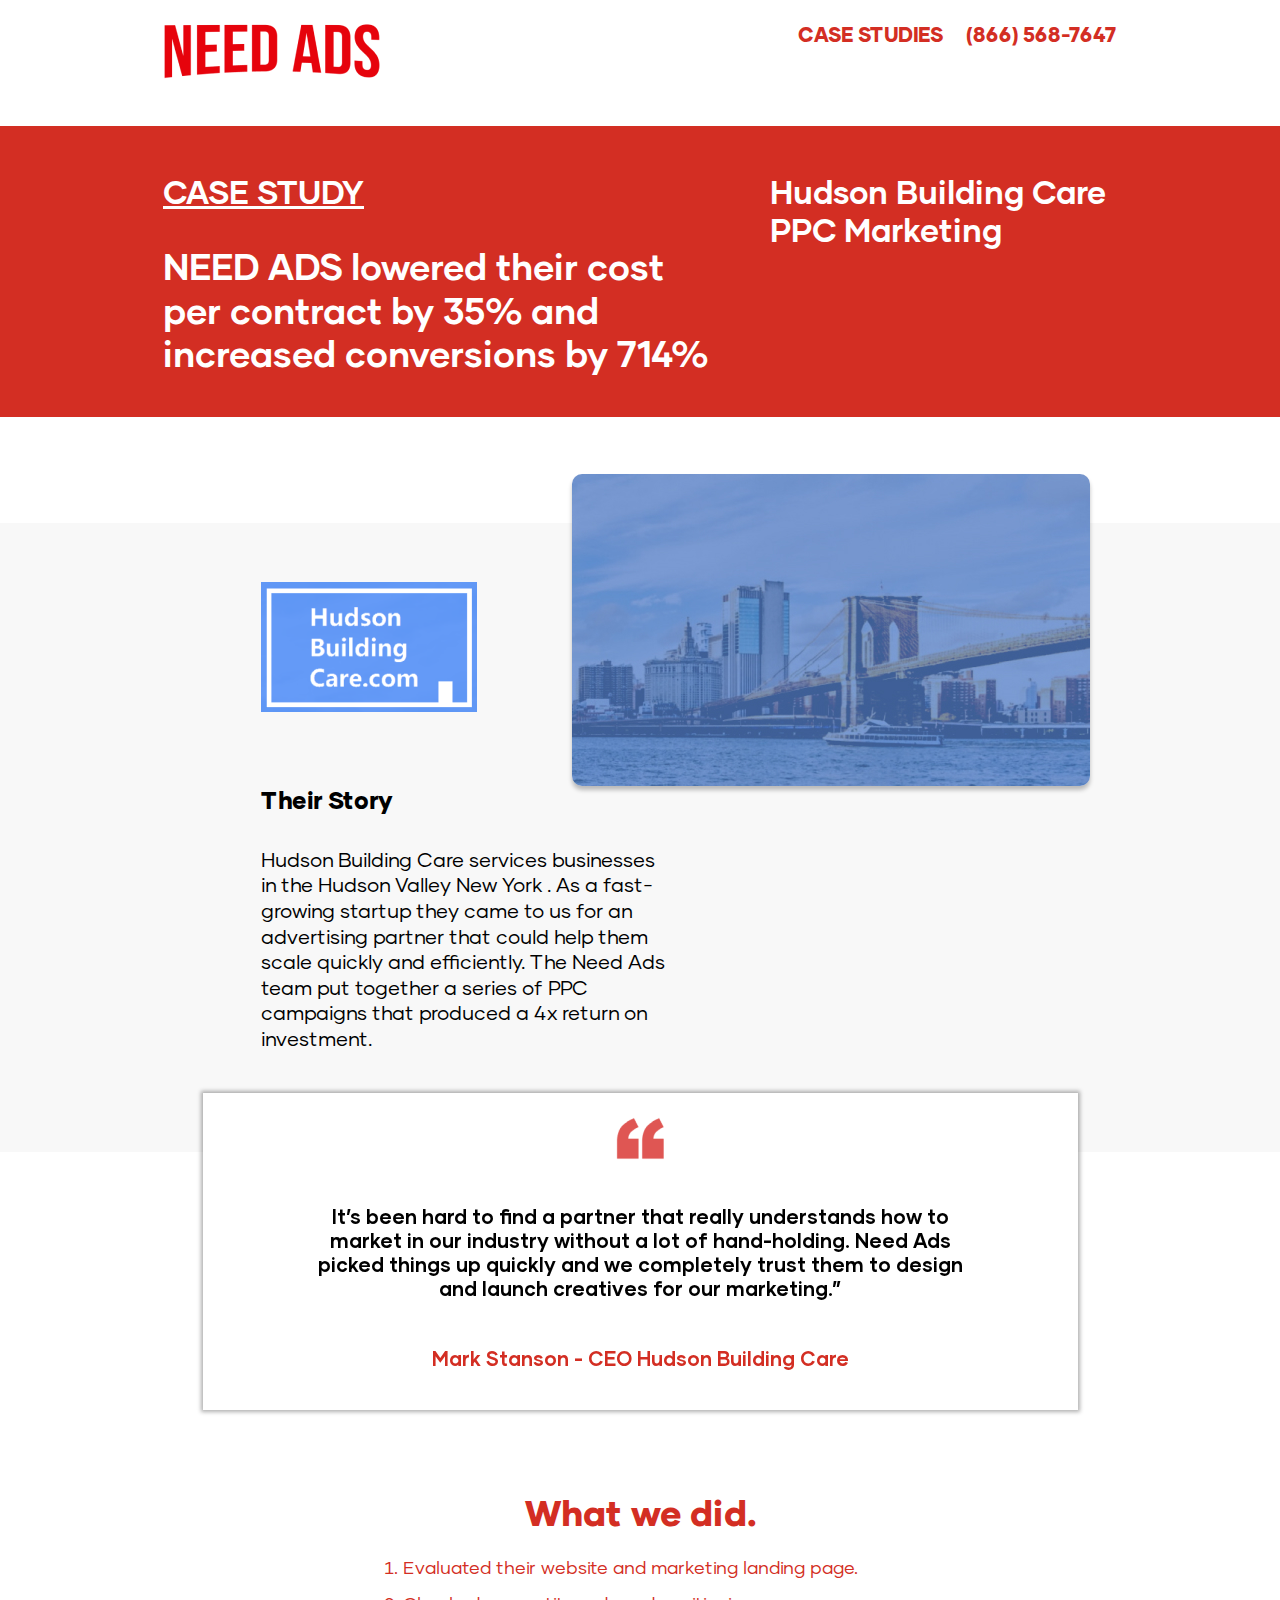
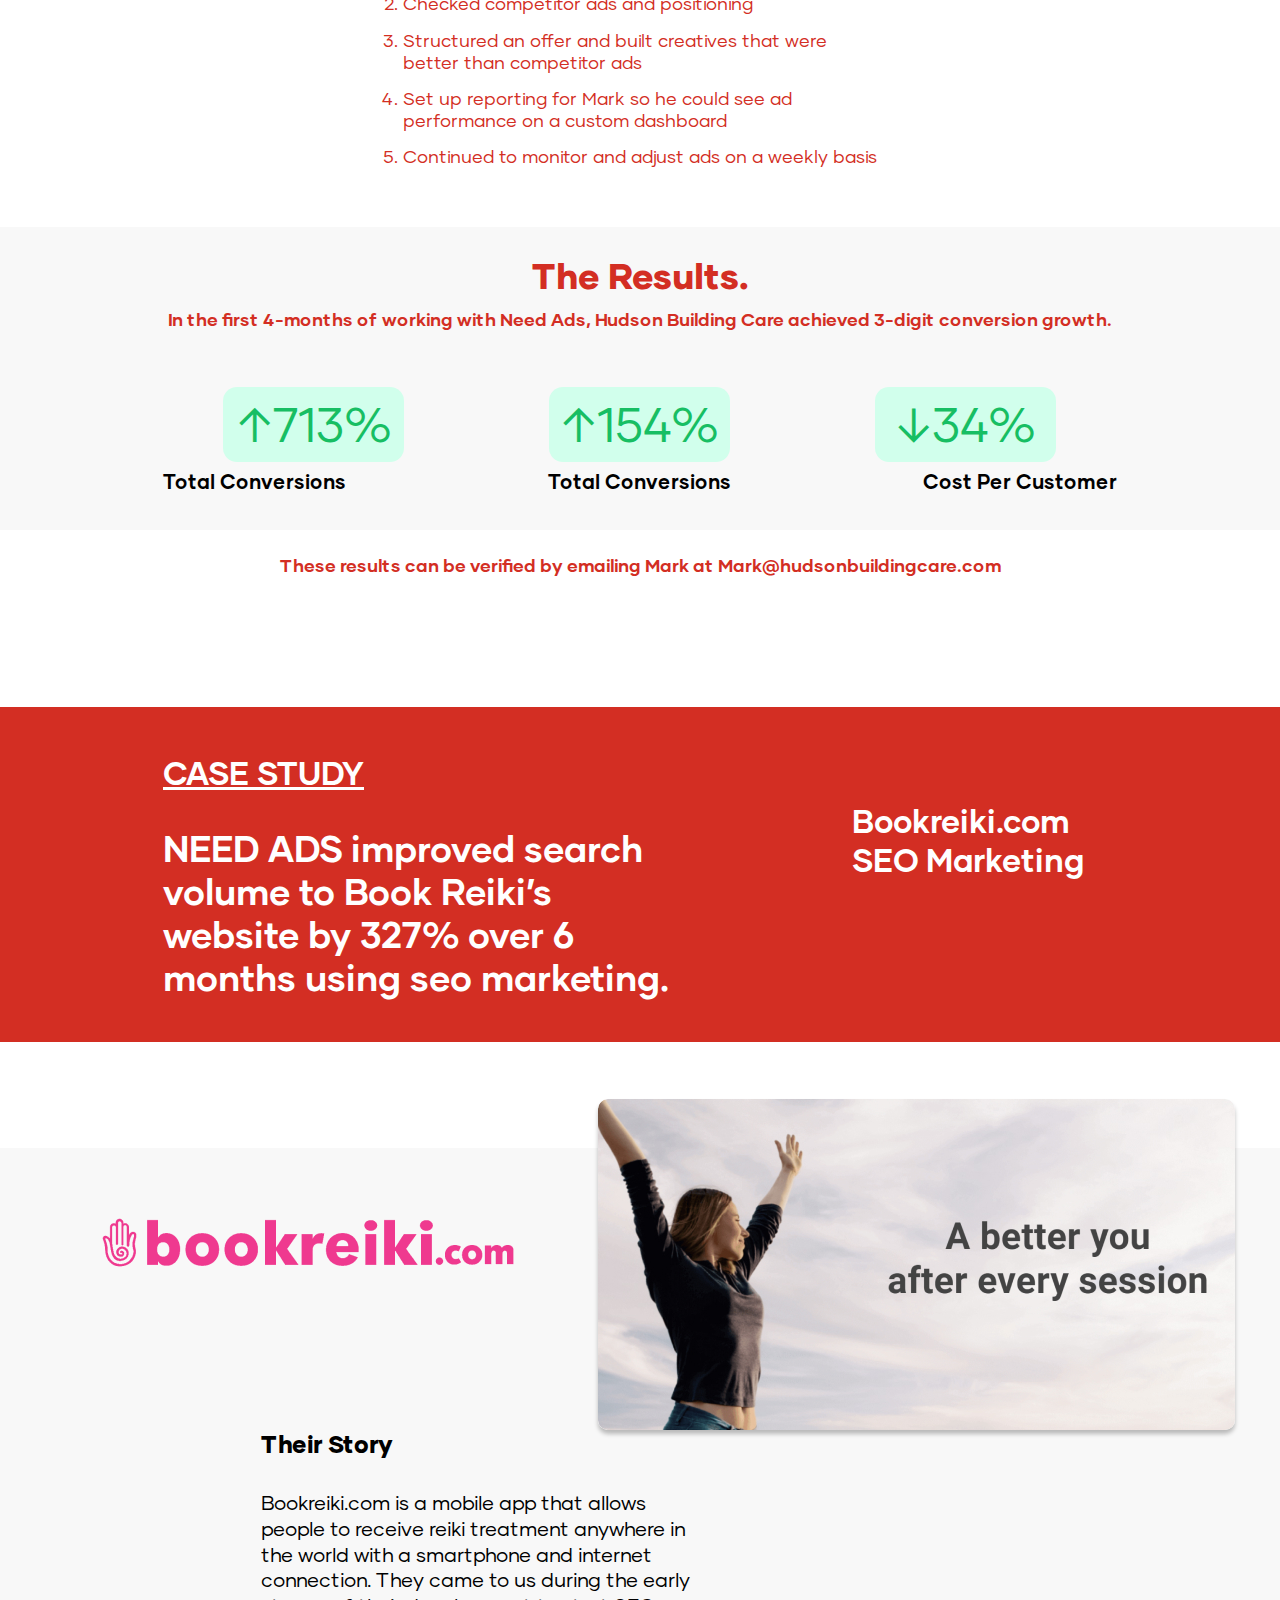
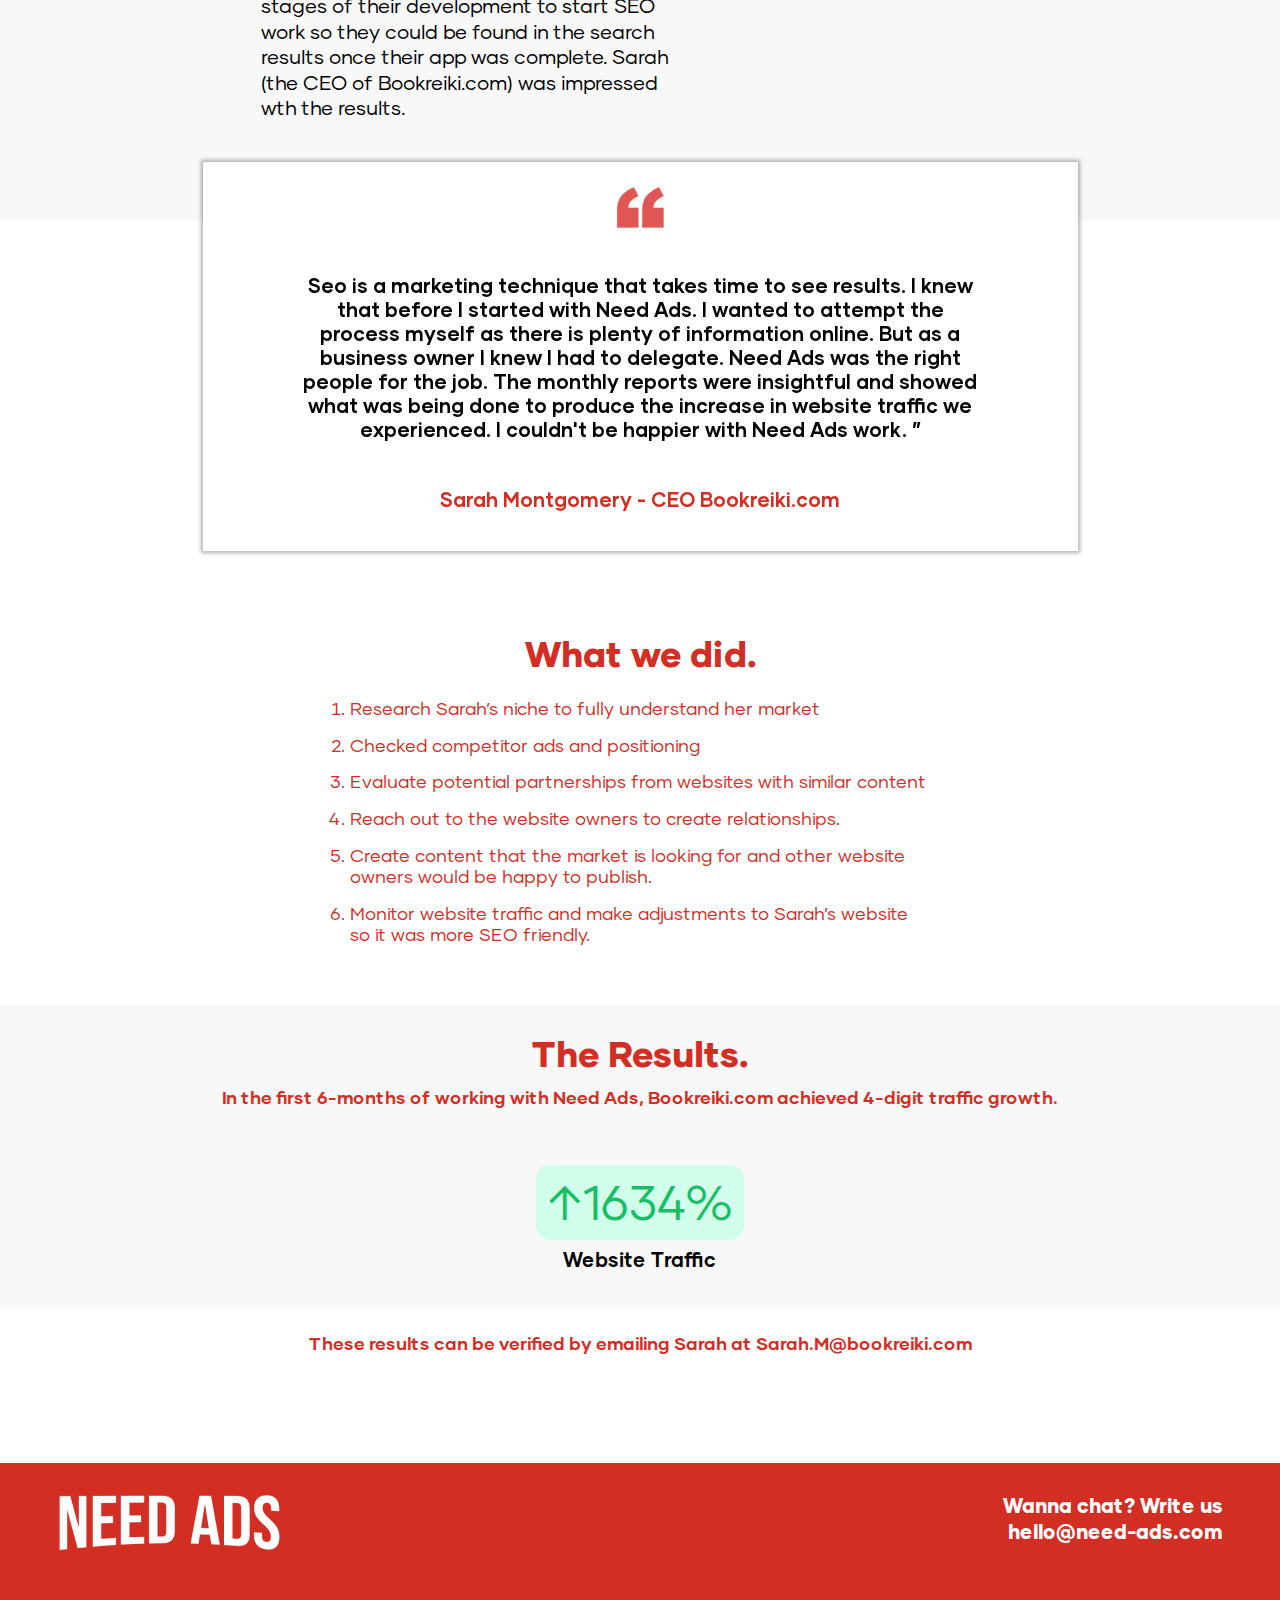
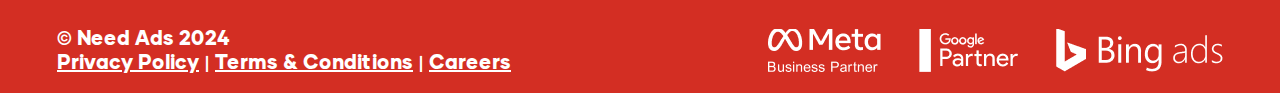
<file: Need-add/case-studies.html>
<!DOCTYPE html>
<html lang="en">

<head>
    <meta charset="UTF-8">
    <meta name="viewport" content="width=device-width, initial-scale=1.0">
    <title>Need Add - Case studies</title>

    <!--favicon-->
    <link rel="icon" href="assets/images/favicon.png">


    <link rel="stylesheet" href="assets/css/all.min.css">
    <link rel="stylesheet" href="assets/css/bootstrap.min.css">
    <link rel="stylesheet" href="assets/css/swiper-bundle.min.css">
    <link rel="stylesheet" href="assets/css/style.css">
</head>

<body>


    <!--Start header Section  -->
    <header>
        <div class="nad_header_sec">
            <div class="container cus-sm-container">
                <div class="row justify-content-between">
                    <div class="col-6 col-sm-4">
                        <a href="index.html">
                            <img src="assets/images/logo.png" alt="NeedAdd">
                        </a>
                    </div>
                    <div class="col-6 col-sm-8">
                        <nav class="nad_nav text-end">
                            <ul>
                                <li><a href="case-studies.html">CASE STUDIES</a></li>
                                <li><a href="tel:8665687647">(866) 568-7647</a></li>
                            </ul>
                        </nav>
                    </div>
                </div>
            </div>
        </div>
    </header>
    <!--End header Section  -->

    <!-- Start Banner Heading  -->
    <section class="caseStu_banner_heading_sec">
        <div class="container cus-sm-container">
            <div class="row">
                <div class="col-md-7">
                    <div class="banner_heading_cont case_studies_banner_cnt">
                        <h4 class="page_title">CASE STUDY</h4>
                        <h2>NEED ADS lowered their cost per contract by 35% and increased conversions by 714%</h2>
                    </div>
                </div>
                <div class="col-md-5 case_studies_banner_cntR pt-5 pt-md-0 ps-md-5">
                    <h2>Hudson Building Care PPC Marketing</h2>
                </div>
            </div>
        </div>
    </section>
    <!-- End Banner Heading  -->

    <!-- Start Case Studies Section  -->
    <section class="cStudie_sec">
        <div class="container">
            <div class="row">
                <div class="col-lg-12">
                    <div class="case_studies_thumb">
                        <img src="assets/images/hudson-building-logo.png" alt="NeedAdd" class="img-fluid">
                        <img src="assets/images/case-studies/hudson-buildingud-img.jpg" alt="NeedAdd" class="img-fluid text-right">
                    </div>
                    <div class="case_studies_storyCnt">
                        <h3>Their Story</h3>
                        <p>Hudson Building Care services businesses in the Hudson Valley New York . As a fast-growing startup they came to us for an advertising partner that could help them scale quickly and efficiently. The Need Ads team put together a series of PPC campaigns that produced a 4x return on investment.</p>
                    </div>
                </div>
            </div>
        </div>
    </section>
    <!-- END Case Studies Section  -->

    <!-- Start Case Studies Testimonial  -->
    <section class="cStudies_testimonial">
        <div class="container">
            <div class="row">
                <div class="col-md-12 text-center">
                    <div class="cStudies_testimonial_wrap">
                        <div class="cStudies_testimonial_carousel overflow-hidden">
                            <div class="swiper-wrapper">
                                <div class="swiper-slide">
                                    <div class="cStudies_testimonial_item">
                                        <span class="quote_icon">
                                            <img src="assets/images/quote.png" alt="NeedAdd">
                                        </span>
                                        <p>It’s been hard to find a partner that really understands how to market in our industry without a lot of hand-holding. Need Ads picked things up quickly and we completely trust them to design and launch creatives for our marketing.”</p>

                                        <h3>Mark Stanson - CEO Hudson Building Care</h3>
                                    </div>
                                </div>
                                <div class="swiper-slide">
                                    <div class="cStudies_testimonial_item">
                                        <span class="quote_icon">
                                            <img src="assets/images/quote.png" alt="NeedAdd">
                                        </span>
                                        <p>It’s been hard to find a partner that really understands how to market in our industry without a lot of hand-holding. Need Ads picked things up quickly and we completely trust them to design and launch creatives for our marketing.”</p>

                                        <h3>Mark Stanson - CEO Hudson Building Care</h3>
                                    </div>
                                </div>
                            </div>
                        </div>
                    </div>
                </div>
            </div>
        </div>
    </section>
    <!-- END Case Studies Testimonial  -->

    <!-- Start What we Did Section  -->
    <section class="whatWe_did_sec">
        <div class="container">
            <div class="row">
                <div class="col-md-12">
                    <div class="whatWe_did_cnt">
                        <h2 class="text-center">What we did.</h2>
                        <ul>
                            <li>Evaluated their website and marketing landing page.</li>
                            <li>Checked competitor ads and positioning </li>
                            <li>Structured an offer and built creatives that were better than competitor ads</li>
                            <li>Set up reporting for Mark so he could see ad performance on a custom dashboard</li>
                            <li>Continued to monitor and adjust ads on a weekly basis</li>
                        </ul>
                    </div>
                </div>
            </div>
        </div>
    </section>
    <!-- END What we Did Section  -->

    <!-- Start Case Studies Result  -->
    <div class="cStudies_result_sec">
        <div class="container cus-sm-container">
            <div class="row">
                <div class="col-lg-12 text-center">
                    <h2>The Results.</h2>
                    <h4>In the first 4-months of working with Need Ads, Hudson Building Care achieved 3-digit conversion growth.</h4>
                </div>
            </div>
            <div class="row">
                <div class="col-sm-4 text-center text-sm-start mb-4 mb-sm-0">
                    <div class="counter_item">
                        <div class="countfact" data-count="713">
                            <h3>
                                <span class="counterPrefix">↑</span>
                                <span class="counter">713</span>
                                <span class="counterSuffix">%</span>
                            </h3>
                        </div>
                    </div>
                    <p>Total Conversions</p>
                </div>
                <div class="col-sm-4 text-center mb-4 mb-sm-0">
                    <div class="counter_item">
                        <div class="countfact" data-count="154">
                            <h3>
                                <span class="counterPrefix">↑</span>
                                <span class="counter">154</span>
                                <span class="counterSuffix">%</span>
                            </h3>
                        </div>
                    </div>
                    <p>Total Conversions</p>
                </div>
                <div class="col-sm-4 text-center text-sm-end">
                    <div class="counter_item">
                        <div class="countfact" data-count="713">
                            <h3>
                                <span class="counterPrefix">↓</span>
                                <span class="counter">34</span>
                                <span class="counterSuffix">%</span>
                            </h3>
                        </div>
                    </div>
                    <p>Cost Per Customer</p>
                </div>
            </div>
        </div>
    </div>
    <!-- End Case Studies Result  -->

    <!-- Start Case Studies Result contact  -->
    <section class="cStudies_result_contact">
        <div class="container">
            <div class="row">
                <div class="col-md-12">
                    <div class="cStudies_result_cntact">
                        <h2>These results can be verified by emailing Mark at <a href="mailto:Mark@hudsonbuildingcare.com">Mark@hudsonbuildingcare.com</a></h2>
                    </div>
                </div>
            </div>
        </div>
    </section>
    <!-- ENd Case Studies Result contact  -->

    <!-- Start Banner Heading 2  -->
    <section class="caseStu_banner_heading_sec">
        <div class="container cus-sm-container">
            <div class="row">
                <div class="col-md-7 pe-lg-5">
                    <div class="banner_heading_cont case_studies_banner_cnt case_studies_banner_cnt2">
                        <h4 class="page_title">CASE STUDY</h4>
                        <h2>NEED ADS improved search volume to Book Reiki’s website by 327% over 6 months using seo marketing.</h2>
                    </div>
                </div>
                <div class="col-md-5 case_studies_banner_cntR case_studies_banner_cntR2 pt-5 pt-md-5">
                    <h2>Bookreiki.com <br> SEO Marketing</h2>
                </div>
            </div>
        </div>
    </section>
    <!-- End Banner Heading 2 -->

    <!-- Start Case Studies Section 2  -->
    <section class="cStudie_sec">
        <div class="container">
            <div class="row">
                <div class="col-lg-12">
                    <div class="case_studies_thumb case_studies_thumb2">
                        <img src="assets/images/bookreiki-logo.png" alt="NeedAdd" class="img-fluid">
                        <img src="assets/images/case-studies/bookreiki-img.jpg" alt="NeedAdd" class="img-fluid text-right">
                    </div>
                    <div class="case_studies_storyCnt case_studies_storyCnt2">
                        <h3>Their Story</h3>
                        <p>Bookreiki.com is a mobile app that allows people to receive reiki treatment anywhere in the world with a smartphone and internet connection. They came to us during the early stages of their development to start SEO work so they could be found in the search results once their app was complete. Sarah (the CEO of Bookreiki.com) was impressed wth the results. </p>
                    </div>
                </div>
            </div>
        </div>
    </section>
    <!-- END Case Studies Section  -->

    <!-- Start Case Studies Testimonial  -->
    <section class="cStudies_testimonial">
        <div class="container">
            <div class="row">
                <div class="col-md-12 text-center">
                    <div class="cStudies_testimonial_wrap">
                        <div class="cStudies_testimonial_carousel overflow-hidden">
                            <div class="swiper-wrapper">
                                <div class="swiper-slide">
                                    <div class="cStudies_testimonial_item">
                                        <span class="quote_icon">
                                            <img src="assets/images/quote.png" alt="NeedAdd">
                                        </span>
                                        <p>Seo is a marketing technique that takes time to see results. I knew that before I started with Need Ads. I wanted to attempt the process myself as there is plenty of information online. But as a business owner I knew I had to delegate. Need Ads was the right people for the job. The monthly reports were insightful and showed what was being done to produce the increase in website traffic we experienced. I couldn't be happier with Need Ads work. ”</p>

                                        <h3>Sarah Montgomery - CEO Bookreiki.com</h3>
                                    </div>
                                </div>
                                <div class="swiper-slide">
                                    <div class="cStudies_testimonial_item">
                                        <span class="quote_icon">
                                            <img src="assets/images/quote.png" alt="NeedAdd">
                                        </span>
                                        <p>Seo is a marketing technique that takes time to see results. I knew that before I started with Need Ads. I wanted to attempt the process myself as there is plenty of information online. But as a business owner I knew I had to delegate. Need Ads was the right people for the job. The monthly reports were insightful and showed what was being done to produce the increase in website traffic we experienced. I couldn't be happier with Need Ads work. ”</p>

                                        <h3>Sarah Montgomery - CEO Bookreiki.com</h3>
                                    </div>
                                </div>
                            </div>
                        </div>
                    </div>
                </div>
            </div>
        </div>
    </section>
    <!-- END Case Studies Testimonial  -->

    <!-- Start What we Did Section  -->
    <section class="whatWe_did_sec">
        <div class="container">
            <div class="row">
                <div class="col-md-12">
                    <div class="whatWe_did_cnt whatWe_did_cnt2">
                        <h2 class="text-center">What we did.</h2>
                        <ul>
                            <li>Research Sarah’s niche to fully understand her market</li>
                            <li>Checked competitor ads and positioning </li>
                            <li>Evaluate potential partnerships from websites with similar content</li>
                            <li>Reach out to the website owners to create relationships.</li>
                            <li>Create content that the market is looking for and other website owners would be happy to publish.</li>
                            <li>Monitor website traffic and make adjustments to Sarah’s website so it was more SEO friendly.</li>
                        </ul>
                    </div>
                </div>
            </div>
        </div>
    </section>
    <!-- END What we Did Section  -->

    <!-- Start Case Studies Result  -->
    <div class="cStudies_result_sec cStudies_result_sec2">
        <div class="container cus-sm-container">
            <div class="row">
                <div class="col-lg-12 text-center">
                    <h2>The Results.</h2>
                    <h4>In the first 6-months of working with Need Ads, Bookreiki.com achieved 4-digit traffic growth.</h4>
                </div>
            </div>
            <div class="row">
                <div class="col-md-4 text-start">
                </div>
                <div class="col-md-4 text-center">
                    <div class="counter_item">
                        <div class="countfact" data-count="1634">
                            <h3>
                                <span class="counterPrefix">↑</span>
                                <span class="counter">1634</span>
                                <span class="counterSuffix">%</span>
                            </h3>
                        </div>
                    </div>
                    <p>Website Traffic</p>
                </div>
                <div class="col-md-4 text-end">

                </div>
            </div>
        </div>
    </div>
    <!-- End Case Studies Result  -->

    <!-- Start Case Studies Result contact  -->
    <section class="cStudies_result_contact">
        <div class="container">
            <div class="row">
                <div class="col-md-12">
                    <div class="cStudies_result_cntact">
                        <h2>These results can be verified by emailing Sarah at <a href="mailto:Mark@hudsonbuildingcare.com">Sarah.M@bookreiki.com</a></h2>
                    </div>
                </div>
            </div>
        </div>
    </section>
    <!-- ENd Case Studies Result contact  -->

    <!-- Start Footer Section  -->
    <footer class="footer_sec">
        <div class="container-xl">
            <div class="row mb-71">
                <div class="col-5 col-sm-6">
                    <a href="index.html" class="footer_logo"><img src="assets/images/white-logo.png" alt="NeedAdd"></a>
                </div>
                <div class="col-7 col-sm-6">
                    <div class="ftop_cantact">
                        <a href="#">Wanna chat? Write us</a>
                        <a href="mailto:hello@need-ads.com">hello@need-ads.com</a>
                    </div>
                </div>
            </div>
            <div class="row align-items-end">
                <div class="col-md-6 text-center text-md-start order-2 order-md-1">
                    <div class="footer_copyRight_cnt">
                        <p>&copy; Need Ads 2024</p>
                        <ul class="footer_nav">
                            <li><a href="#">Privacy Policy</a></li>
                            <li><a href="#">Terms & Conditions</a></li>
                            <li><a href="career.html">Careers</a></li>
                        </ul>
                    </div>
                </div>
                <div class="col-md-6 text-center text-md-end order-1 order-md-12 mb-4 mb-md-0">
                    <ul class="footer_social">
                        <li><a href="#"><img src="assets/images/social/meta-logo.png" alt="NeedAdd"></a></li>
                        <li><a href="#"><img src="assets/images/social/google-logo.png" alt="NeedAdd"></a></li>
                        <li><a href="#"><img src="assets/images/social/bing-logo.png" alt="NeedAdd"></a></li>
                    </ul>
                </div>
            </div>
        </div>
    </footer>

    <script src="assets/js/jquery.min.js"></script>
    <script src="assets/js/popper.min.js"></script>
    <script src="assets/js/bootstrap.bundle.min.js"></script>
    <script src="assets/js/swiper-bundle.min.js"></script>
    <script src="assets/js/jquery.appear.js"></script>
    <script src="assets/js/main.js"></script>
</body>

</html>
</file>
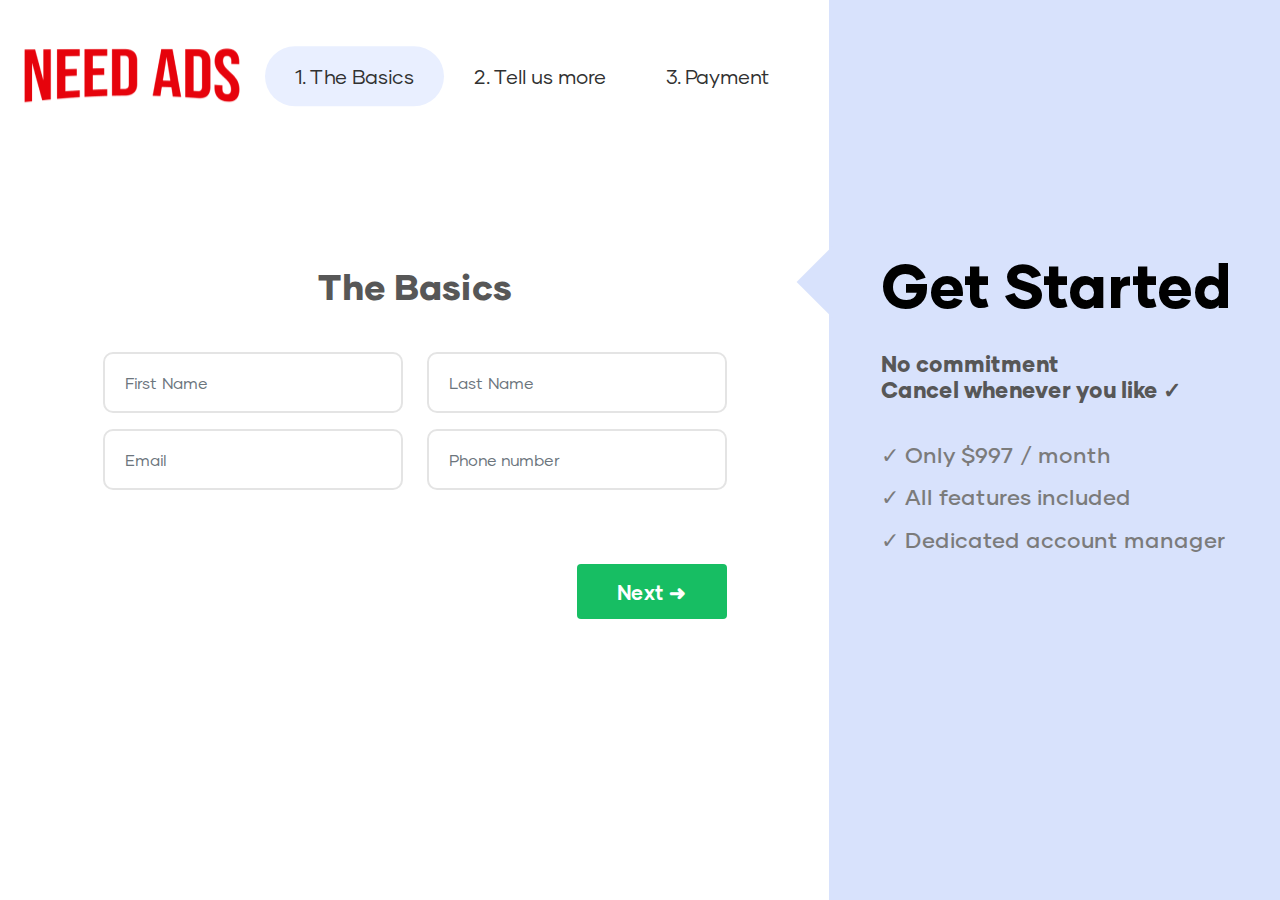
<file: Need-add/purchase.html>
<!DOCTYPE html>
<html lang="en">

<head>
    <meta charset="UTF-8">
    <meta name="viewport" content="width=device-width, initial-scale=1.0">
    <title>Need Add</title>

    <!--favicon-->
    <link rel="icon" href="assets/images/favicon.png">


    <link rel="stylesheet" href="assets/css/all.min.css">
    <link rel="stylesheet" href="assets/css/bootstrap.min.css">
    <link rel="stylesheet" href="assets/css/swiper-bundle.min.css">
    <link rel="stylesheet" href="assets/css/style.css">
</head>

<body>
    <div class="purchase_page_sec">
        <div class="purchase_form_area">
            <div id="container" class="container pt-lg-5 mt-4">
                <div class="step-container d-flex justify-content-ceter">
                    <div class="text-start d-inline-block me-4">
                        <a href="index.html" class="logo d-inline-block text-start"><img src="assets/images/sidebar-logo.png" alt="NeedAdd"></a>
                    </div>
                    <div class="step-circle" onclick="displayStep(1)">1. <span>The Basics</span></div>
                    <div class="step-circle" onclick="displayStep(2)">2. <span>Tell us more</span></div>
                    <div class="step-circle" onclick="displayStep(3)">3. <span>Payment</span></div>
                </div>

                <form id="nda-multi-step-form">
                    <div class="step step-1">
                        <!-- Step 1 form fields here -->
                        <h3 class="text-center">The Basics</h3>
                        <div class="row">
                            <div class="col-sm-6">
                                <div class="mb-3 gx-40">
                                    <label for="fname" class="form-label d-none">First Name</label>
                                    <input type="text" class="form-control" id="fname" name="fname" placeholder="First Name" required>
                                </div>
                            </div>
                            <div class="col-sm-6">
                                <div class="mb-3 gx-40">
                                    <label for="lname" class="form-label d-none">Last Name</label>
                                    <input type="text" class="form-control" id="lname" name="lname" placeholder="Last Name" required>
                                </div>
                            </div>
                            <div class="col-sm-6">
                                <div class="mb-3 gx-40">
                                    <label for="email" class="form-label d-none">Last Name</label>
                                    <input type="email" class="form-control" id="email" name="email" placeholder="Email" required>
                                </div>
                            </div>
                            <div class="col-sm-6">
                                <div class="mb-3 gx-40">
                                    <label for="phone" class="form-label d-none">Last Name</label>
                                    <input type="tel" class="form-control" id="phone" name="phone" placeholder="Phone number">
                                </div>
                            </div>
                        </div>
                        <div class="text-end">
                            <button type="button" class="btn btn-primary next-step">Next ➜</button>
                        </div>
                    </div>

                    <div class="step step-2">
                        <!-- Step 2 form fields here -->
                        <h3 class="text-center">Tell us more</h3>
                        <div class="row">
                            <div class="col-sm-6">
                                <div class="mb-3 gx-40">
                                    <label for="bsnsname" class="form-label d-none">Business Name</label>
                                    <input type="text" class="form-control" id="bsnsname" name="bsnsname" placeholder="Business Name" required>
                                </div>
                            </div>
                            <div class="col-sm-6">
                                <div class="mb-3 gx-40">
                                    <label for="Location" class="form-label d-none">Location</label>
                                    <input type="text" class="form-control" id="Location" name="Location" placeholder="Location">
                                </div>
                            </div>
                            <div class="col-sm-6">
                                <div class="mb-3 gx-40">
                                    <label for="advtslocation" class="form-label d-none">Advertising Location</label>
                                    <input type="text" class="form-control" id="advtslocation" name="advtslocation" placeholder="Advertising Location">
                                </div>
                            </div>
                            <div class="col-sm-6">
                                <div class="mb-3 gx-40">
                                    <label for="binstime" class="form-label d-none">Years in business</label>
                                    <input type="text" class="form-control" id="binstime" name="binstime" placeholder="Years in business">
                                </div>
                            </div>
                            <div class="col-md-12">
                                <div class="sm-3 gx-40">
                                    <label for="ymessage" class="form-label d-none">Message</label>
                                    <textarea class="form-control" id="ymessage" name="ymessage" placeholder="What do you hope to achieve with our service?"></textarea>
                                </div>
                            </div>
                        </div>
                        <div class="buttonWrap d-flex justify-content-between mt-5">
                            <div class="text-end">
                                <button type="button" class="btn btn-primary prev-step">Back</button>
                            </div>
                            <div class="text-end">
                                <button type="button" class="btn btn-primary next-step">Next ➜</button>
                            </div>
                        </div>
                    </div>

                    <div class="step step-3">
                        <!-- Step 3 form fields here -->
                        <h3 class="text-center">Payment</h3>
                        <div class="row">
                            <div class="col-md-12">
                                <div class="sm-3">
                                    <label for="field3" class="form-label d-none">Field 3:</label>
                                    <input type="text" class="form-control" id="field3" name="field3">
                                </div>
                            </div>
                        </div>
                        <div class="buttonWrap d-flex justify-content-start mt-5">
                            <div class="text-end">
                                <button type="button" class="btn btn-primary prev-step">Back</button>
                            </div>
                        </div>
                    </div>
                </form>
            </div>
        </div>
        <div class="purchase_sidebar_area">
            <div class="purchase_sidebar_cnt text-center text-lg-start">
                <h2 class=" d-none d-lg-block">Get Started</h2>
                <h4>No commitment<br> Cancel whenever you like ✓</h4>
                <ul>
                    <li>✓ Only $997 / month</li>
                    <li>✓ All features included</li>
                    <li>✓ Dedicated account manager</li>
                </ul>
            </div>
        </div>
    </div>


    <script src="assets/js/jquery.min.js"></script>
    <script src="assets/js/popper.min.js"></script>
    <script src="assets/js/bootstrap.bundle.min.js"></script>
    <script src="assets/js/swiper-bundle.min.js"></script>
    <script src="assets/js/jquery.appear.js"></script>
    <script src="assets/js/main.js"></script>
</body>

</html>
</file>
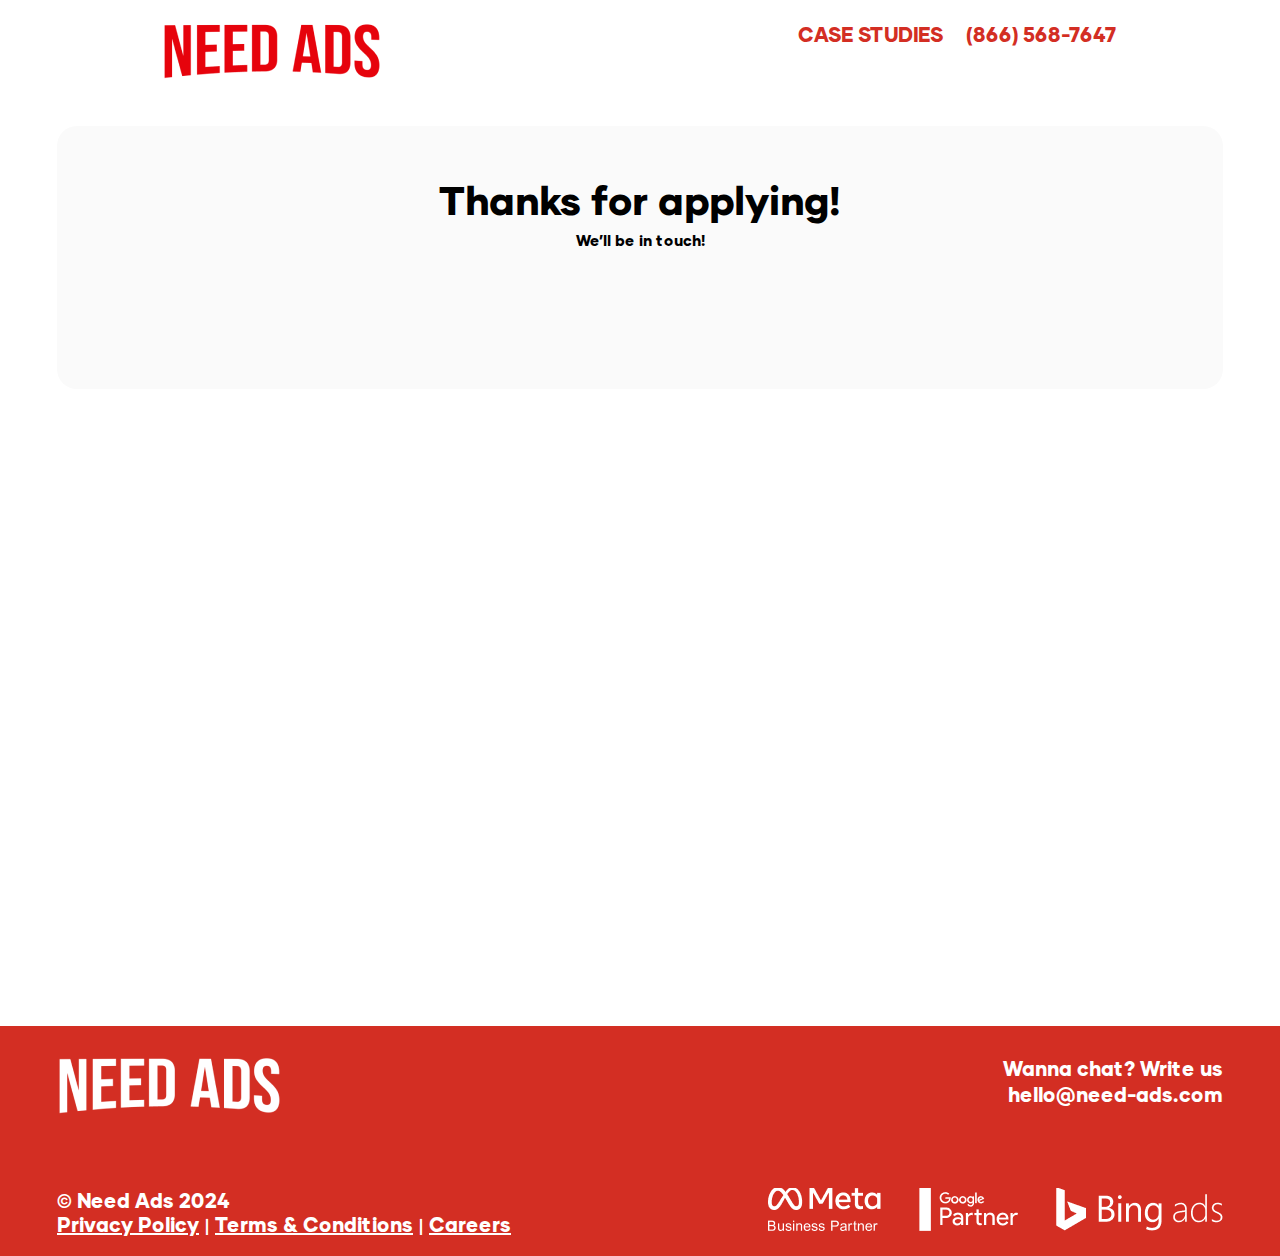
<file: Need-add/thank-you.html>
<!DOCTYPE html>
<html lang="en">

<head>
    <meta charset="UTF-8">
    <meta name="viewport" content="width=device-width, initial-scale=1.0">
    <title>Need Add</title>
    
    <!--favicon-->
    <link rel="icon" href="assets/images/favicon.png">


    <link rel="stylesheet" href="assets/css/all.min.css">
    <link rel="stylesheet" href="assets/css/bootstrap.min.css">
    <link rel="stylesheet" href="assets/css/swiper-bundle.min.css">
    <link rel="stylesheet" href="assets/css/style.css">
</head>

<body>

    <!--Start header Section  -->
    <header>
        <div class="nad_header_sec">
            <div class="container cus-sm-container">
                <div class="row justify-content-between">
                    <div class="col-6 col-sm-4">
                        <a href="index.html">
                            <img src="assets/images/logo.png" alt="NeedAdd">
                        </a>
                    </div>
                    <div class="col-6 col-sm-8">
                        <nav class="nad_nav text-end">
                            <ul>
                                <li><a href="case-studies.html">CASE STUDIES</a></li>
                                <li><a href="tel:8665687647">(866) 568-7647</a></li>
                            </ul>
                        </nav>
                    </div>
                </div>
            </div>
        </div>
    </header>
    <!--End header Section  -->

    <!-- Start ThankYou Section  -->
     <section class="thankYou_sec">
        <div class="container-xxl">
            <div class="row">
                <div class="col-md-12 text-center">
                    <div class="thankYou_cnt">
                        <h2>Thanks for applying!</h2>
                        <p>We’ll be in touch!</p>
                    </div>
                </div>
            </div>
        </div>
     </section>
    <!-- End ThankYou Section  -->

    <!-- Start Footer Section  -->
    <footer class="footer_sec">
        <div class="container-xl">
            <div class="row mb-71">
                <div class="col-lg-6">
                    <a href="index.html" class="footer_logo"><img src="assets/images/white-logo.png" alt="NeedAdd"></a>
                </div>
                <div class="col-lg-6">
                    <div class="ftop_cantact">
                        <a href="#">Wanna chat? Write us</a>
                        <a href="mailto:hello@need-ads.com">hello@need-ads.com</a>
                    </div>
                </div>
            </div>
            <div class="row">
                <div class="col-lg-6">
                    <div class="footer_copyRight_cnt">
                        <p>&copy; Need Ads 2024</p>
                        <ul class="footer_nav">
                            <li><a href="#">Privacy Policy</a></li>
                            <li><a href="#">Terms & Conditions</a></li>
                            <li><a href="logo">Careers</a></li>
                        </ul>
                    </div>
                </div>
                <div class="col-lg-6 text-end">
                    <ul class="footer_social">
                        <li><a href="#"><img src="assets/images/social/meta-logo.png" alt="NeedAdd"></a></li>
                        <li><a href="#"><img src="assets/images/social/google-logo.png" alt="NeedAdd"></a></li>
                        <li><a href="#"><img src="assets/images/social/bing-logo.png" alt="NeedAdd"></a></li>
                    </ul>
                </div>
            </div>
        </div>
    </footer>

    <script src="assets/js/jquery.min.js"></script>
    <script src="assets/js/popper.min.js"></script>
    <script src="assets/js/bootstrap.bundle.min.js"></script>
    <script src="assets/js/swiper-bundle.min.js"></script>
    <script src="assets/js/jquery.appear.js"></script>
    <script src="assets/js/main.js"></script>
</body>

</html>
</file>
<file: assets/css/style.css>
@charset "UTF-8";
/*
Theme Name: Need Add HTML Template
Author: Shanto
Author URI: 
Tags: Need Add, store, online-store, html5 template
Description: Need Add HTML5 Template. 
Version: 1.0.0
*/
/************************************** base css **************************************/
:root {
  --body-font: 'Gilmer', sans-serif;
  --heading-font: 'Gilmer', sans-serif;
  --primary-color: #D32E23;
  --secondary-color:#17BE63 ;
  --heading-color: #000000;
  --body-color: #7B7B7B;
  --border-color: #A2A0A0;
  --white-color: #FFFFFF;
  --dark-color: #000000;
  --drop-shadow: 0px 0px 4px 7px rgba(0, 0, 0, 0.07);
  --white-background: #FFFFFF;
  --gray-background: rgba(217, 217, 217, 0.19);
  --gray-dark-background: #D8E2FC;
  --gray-light-background: #FAFAFA;
  --blue-background: rgba(209, 255, 250, 0.47);
  --green-light-background: #D1FFEC;
  --transition-base: 0.3s; }

@font-face {
  font-family: 'Gilmer';
  src: url("../fonts/Gilmer-Regular.woff2") format("woff2"), url("../fonts/Gilmer-Regular.woff") format("woff"), url("../fonts/Gilmer-Regular.ttf") format("truetype");
  font-weight: normal;
  font-style: normal;
  font-display: swap; }

@font-face {
  font-family: 'Gilmer';
  src: url("../fonts/Gilmer-Bold.woff2") format("woff2"), url("../fonts/Gilmer-Bold.woff") format("woff"), url("../fonts/Gilmer-Bold.ttf") format("truetype");
  font-weight: bold;
  font-style: normal;
  font-display: swap; }

@font-face {
  font-family: 'Gilmer';
  src: url("../fonts/Gilmer-Heavy.woff2") format("woff2"), url("../fonts/Gilmer-Heavy.woff") format("woff"), url("../fonts/Gilmer-Heavy.ttf") format("truetype");
  font-weight: 800;
  font-style: normal;
  font-display: swap; }

@font-face {
  font-family: 'Gilmer';
  src: url("../fonts/Gilmer-Medium.woff2") format("woff2"), url("../fonts/Gilmer-Medium.woff") format("woff"), url("../fonts/Gilmer-Medium.ttf") format("truetype");
  font-weight: 500;
  font-style: normal;
  font-display: swap; }

@font-face {
  font-family: 'Eras Bold ITC';
  src: url("../fonts/ErasITC-Bold.woff2") format("woff2"), url("../fonts/ErasITC-Bold.woff") format("woff"), url("../fonts/ErasITC-Bold.ttf") format("truetype");
  font-weight: bold;
  font-style: normal;
  font-display: swap; }

h1, .h1, h2, .h2, h3, .h3, h4, .h4, h5, .h5, h6, .h6 {
  font-family: var(--heading-font);
  line-height: 1.1;
  color: var(--heading-color); }

.h1, h1 {
  font-size: 72px; }
  @media (max-width: 991.98px) {
    .h1, h1 {
      font-size: 42px; } }

.h2, h2 {
  font-size: 40px; }
  @media (max-width: 991.98px) {
    .h2, h2 {
      font-size: 32px; } }

.h3, h3 {
  font-size: 32px; }
  @media (max-width: 991.98px) {
    .h3, h3 {
      font-size: 28px; } }

.fw-normal {
  font-weight: 400 !important; }

body {
  margin: 0;
  font-family: var(--body-font);
  color: var(--body-color);
  font-size: 20px;
  line-height: 24px;
  font-weight: 400; }

ul {
  list-style: none;
  padding: 0;
  margin: 0; }

a {
  text-decoration: none;
  color: var(--primary-color);
  -webkit-transition: var(--transition-base);
  -o-transition: var(--transition-base);
  transition: var(--transition-base); }
  a:hover {
    color: var(--secondary-color); }

img {
  max-width: 100%;
  width: auto; }

@media (min-width: 768px) {
  .container,
  .container-lg,
  .container-md,
  .container-sm,
  .container-xl,
  .container-xxl {
    max-width: 754px; } }

@media (min-width: 992px) {
  .container,
  .container-lg,
  .container-md,
  .container-sm,
  .container-xl,
  .container-xxl {
    max-width: 960px; } }

@media (min-width: 1200px) {
  .container,
  .container-lg,
  .container-md,
  .container-sm,
  .container-xl,
  .container-xxl {
    max-width: 1190px; } }

@media (min-width: 1320px) {
  .container,
  .container-lg,
  .container-md,
  .container-sm,
  .container-xl,
  .container-xxl {
    max-width: 1338px; } }

.cus-sm-container {
  max-width: 978px; }

.primary_button {
  font-size: 22px;
  font-weight: 800;
  line-height: 26px;
  max-width: 207px;
  width: 100%;
  height: 61px;
  border-radius: 10px;
  background: var(--secondary-color);
  color: var(--white-color);
  display: -webkit-box;
  display: -ms-flexbox;
  display: flex;
  -webkit-box-pack: center;
  -ms-flex-pack: center;
  justify-content: center;
  -webkit-box-align: center;
  -ms-flex-align: center;
  align-items: center;
  -webkit-box-orient: horizontal;
  -webkit-box-direction: normal;
  -ms-flex-direction: row;
  flex-direction: row; }
  .primary_button:hover {
    background: var(--primary-color);
    color: var(--white-color); }

.img-fluid {
  max-width: 100%;
  width: auto; }

.g-30,
.gx-30 {
  --bs-gutter-x: 30px; }
  @media (max-width: 1199.98px) {
    .g-30,
    .gx-30 {
      --bs-gutter-x: 24px; } }

.g-30,
.gy-30 {
  --bs-gutter-y: 30px; }
  @media (max-width: 1199.98px) {
    .g-30,
    .gy-30 {
      --bs-gutter-y: 24px; } }

.g-46,
.gx-46 {
  --bs-gutter-x: 46px; }
  @media (max-width: 1199.98px) {
    .g-46,
    .gx-46 {
      --bs-gutter-x: 24px; } }

.g-46,
.gy-46 {
  --bs-gutter-y: 46px; }
  @media (max-width: 1199.98px) {
    .g-46,
    .gy-46 {
      --bs-gutter-y: 24px; } }

.py-136 {
  padding-top: 136px;
  padding-bottom: 136px; }
  @media (max-width: 1199.98px) {
    .py-136 {
      padding-top: 100px;
      padding-bottom: 100px; } }

.mb-71 {
  margin-bottom: 71px; }

/****************************** Components styles ******************************/
.nad_header_sec {
  position: relative;
  padding: 22px 0px; }

.nad_nav {
  position: relative; }
  .nad_nav ul {
    display: -webkit-inline-box;
    display: -ms-inline-flexbox;
    display: inline-flex;
    -webkit-box-pack: end;
    -ms-flex-pack: end;
    justify-content: end;
    -webkit-box-align: start;
    -ms-flex-align: start;
    align-items: start;
    -webkit-box-orient: horizontal;
    -webkit-box-direction: normal;
    -ms-flex-direction: row;
    flex-direction: row;
    gap: 23px; }
    @media (max-width: 575.98px) {
      .nad_nav ul {
        -webkit-box-pack: justify;
        -ms-flex-pack: justify;
        justify-content: space-between;
        gap: 8px;
        width: 100%;
        padding-top: 18px; } }
    .nad_nav ul li a {
      font-family: Gilmer;
      font-size: 20px;
      font-weight: 800;
      line-height: 24px; }
      @media (max-width: 575.98px) {
        .nad_nav ul li a {
          font-size: 18px; } }

footer.footer_sec {
  position: relative;
  padding: 30px 0 20px;
  background: var(--primary-color); }

.ftop_cantact {
  display: -webkit-box;
  display: -ms-flexbox;
  display: flex;
  -webkit-box-pack: end;
  -ms-flex-pack: end;
  justify-content: end;
  -webkit-box-align: end;
  -ms-flex-align: end;
  align-items: end;
  -webkit-box-orient: vertical;
  -webkit-box-direction: normal;
  -ms-flex-direction: column;
  flex-direction: column;
  gap: 2px; }
  .ftop_cantact a {
    font-size: 20px;
    font-weight: 800;
    line-height: 24px;
    color: var(--white-color); }
    @media (max-width: 575.98px) {
      .ftop_cantact a {
        font-size: 15px;
        line-height: 20px; } }
    .ftop_cantact a:hover {
      color: var(--secondary-color); }
  @media (max-width: 575.98px) {
    .ftop_cantact {
      margin-top: -3px; } }

.footer_copyRight_cnt {
  position: relative; }
  .footer_copyRight_cnt p {
    font-size: 20px;
    font-weight: 800;
    line-height: 24px;
    color: var(--white-color);
    margin-bottom: 0; }
    @media (max-width: 575.98px) {
      .footer_copyRight_cnt p {
        font-size: 15px;
        line-height: 20px; } }
  .footer_copyRight_cnt ul {
    position: relative;
    display: -webkit-inline-box;
    display: -ms-inline-flexbox;
    display: inline-flex;
    -webkit-box-pack: start;
    -ms-flex-pack: start;
    justify-content: start;
    -webkit-box-align: start;
    -ms-flex-align: start;
    align-items: start;
    -webkit-box-orient: horizontal;
    -webkit-box-direction: normal;
    -ms-flex-direction: row;
    flex-direction: row;
    gap: 16px; }
    .footer_copyRight_cnt ul li {
      position: relative; }
      .footer_copyRight_cnt ul li:not(:last-child)::after {
        position: absolute;
        content: "|";
        right: -10px;
        top: 2.5px;
        color: var(--white-color);
        font-weight: 700;
        font-size: 17px; }
      .footer_copyRight_cnt ul li a {
        font-size: 20px;
        font-weight: 800;
        line-height: 24px;
        -webkit-text-decoration-line: underline;
        text-decoration-line: underline;
        -webkit-text-decoration-style: solid;
        text-decoration-style: solid;
        color: var(--white-color); }
        .footer_copyRight_cnt ul li a:hover {
          text-decoration: none;
          color: var(--secondary-color); }
        @media (max-width: 991.98px) {
          .footer_copyRight_cnt ul li a {
            font-size: 15px;
            line-height: 19px; } }

.footer_social {
  display: -webkit-inline-box;
  display: -ms-inline-flexbox;
  display: inline-flex;
  -webkit-box-pack: end;
  -ms-flex-pack: end;
  justify-content: end;
  -webkit-box-align: center;
  -ms-flex-align: center;
  align-items: center;
  -webkit-box-orient: horizontal;
  -webkit-box-direction: normal;
  -ms-flex-direction: row;
  flex-direction: row;
  gap: 38px; }
  @media (max-width: 991.98px) {
    .footer_social {
      gap: 24px; } }
  @media (max-width: 575.98px) {
    .footer_social {
      max-width: 360px; } }

/****************************** page styles ******************************/
.banner_heading_sec {
  padding: 30px 0 23px;
  background: var(--primary-color);
  margin-top: 22px; }
  @media (max-width: 460px) {
    .banner_heading_sec {
      margin-top: 0px; } }

.banner_heading_cont {
  position: relative; }
  .banner_heading_cont h4.page_title {
    font-size: 32px;
    font-weight: 700;
    line-height: 38.4px;
    text-align: left;
    -webkit-text-decoration-line: underline;
    text-decoration-line: underline;
    -webkit-text-decoration-style: solid;
    text-decoration-style: solid;
    color: var(--white-color);
    margin-bottom: 34px; }
    @media (max-width: 575.98px) {
      .banner_heading_cont h4.page_title {
        font-size: 22px;
        margin-bottom: 18px; } }
  .banner_heading_cont h2 {
    font-size: 40px;
    font-weight: 800;
    line-height: 56.97px;
    color: var(--white-color); }
    @media (max-width: 575.98px) {
      .banner_heading_cont h2 {
        font-size: 32px;
        line-height: 49px; } }

.caseStu_banner_heading_sec {
  position: relative;
  padding: 47px 0 34px;
  background: var(--primary-color); }
  @media (max-width: 575.98px) {
    .caseStu_banner_heading_sec {
      padding: 40px 0 32px; } }

.case_studies_banner_cnt h2 {
  font-size: 35px;
  font-weight: 700;
  line-height: 43.2px;
  color: var(--white-color); }

.case_studies_banner_cntR h2 {
  font-size: 32px;
  font-weight: 700;
  line-height: 38.4px;
  color: var(--white-color); }

.brand_carousel_sec {
  padding: 25px 0; }

.brand_carousel {
  position: relative; }
  .brand_carousel a {
    display: -webkit-box;
    display: -ms-flexbox;
    display: flex;
    -webkit-box-pack: center;
    -ms-flex-pack: center;
    justify-content: center;
    -webkit-box-align: center;
    -ms-flex-align: center;
    align-items: center;
    -webkit-box-orient: vertical;
    -webkit-box-direction: normal;
    -ms-flex-direction: column;
    flex-direction: column;
    min-height: 71px; }

.add_management_cnt {
  position: relative; }
  .add_management_cnt h2 {
    font-size: 40px;
    font-weight: 800;
    line-height: 48px;
    text-align: center;
    margin-bottom: 40px; }
    .add_management_cnt h2 .spacial_mark {
      color: var(--primary-color);
      display: inline-block; }
    @media (max-width: 575.98px) {
      .add_management_cnt h2 {
        font-size: 32px;
        line-height: 40px; } }
  .add_management_cnt p {
    font-size: 24px;
    font-weight: 600;
    line-height: 28.8px;
    margin-bottom: 67px;
    color: var(--heading-color); }
    @media (max-width: 575.98px) {
      .add_management_cnt p {
        font-size: 20px;
        line-height: 24.8px; } }
  .add_management_cnt h3 {
    font-size: 40px;
    font-weight: 700;
    line-height: 48px;
    margin-bottom: 77px; }
    @media (max-width: 575.98px) {
      .add_management_cnt h3 {
        font-size: 32px;
        line-height: 40px; } }
    .add_management_cnt h3 .spacial_mark {
      color: var(--primary-color);
      text-transform: uppercase;
      font-weight: 800;
      display: block; }

.add_manage_item {
  padding: 70px 19px 53px;
  border-radius: 10px;
  background: var(--blue-background); }
  @media (max-width: 575.98px) {
    .add_manage_item {
      padding: 40px 19px 32px; } }
  .add_manage_item h3 {
    font-size: 28px;
    font-weight: 800;
    line-height: 33.6px;
    margin-bottom: 40px; }
  .add_manage_item p {
    font-size: 20px;
    font-weight: 700;
    line-height: 24px;
    color: var(--heading-color);
    max-width: 385px;
    margin: 0 auto 59px; }
  .add_manage_item img {
    border-radius: 10px; }

.organic_seo_sec {
  padding: 121px 0 102px;
  overflow: hidden; }
  .organic_seo_sec img {
    border-radius: 10px; }

.organic_seo_cnt {
  position: relative;
  margin-right: -25px; }
  @media (max-width: 991.98px) {
    .organic_seo_cnt {
      margin-right: 0; } }
  .organic_seo_cnt h2 {
    font-size: 48px;
    font-weight: 800;
    line-height: 57.6px;
    color: var(--primary-color);
    margin-bottom: 38px; }
    @media (max-width: 575.98px) {
      .organic_seo_cnt h2 {
        font-size: 9.2vw;
        line-height: 49.6px; } }
  .organic_seo_cnt h4 {
    font-size: 32px;
    font-weight: 800;
    line-height: 38.4px;
    margin-bottom: 15px; }
  .organic_seo_cnt p {
    font-size: 24px;
    font-weight: 500;
    line-height: 33.83px;
    color: var(--heading-color); }
    @media (max-width: 575.98px) {
      .organic_seo_cnt p {
        font-size: 20px;
        line-height: 29.83px; } }

.countfact {
  display: -webkit-box;
  display: -ms-flexbox;
  display: flex;
  -webkit-box-pack: center;
  -ms-flex-pack: center;
  justify-content: center;
  -webkit-box-align: center;
  -ms-flex-align: center;
  align-items: center;
  -webkit-box-orient: horizontal;
  -webkit-box-direction: normal;
  -ms-flex-direction: row;
  flex-direction: row; }
  .countfact h3 {
    font-size: 80px;
    font-weight: 800;
    line-height: 96px;
    display: -webkit-box;
    display: -ms-flexbox;
    display: flex;
    -webkit-box-pack: start;
    -ms-flex-pack: start;
    justify-content: start;
    -webkit-box-align: center;
    -ms-flex-align: center;
    align-items: center;
    -webkit-box-orient: horizontal;
    -webkit-box-direction: normal;
    -ms-flex-direction: row;
    flex-direction: row;
    color: var(--primary-color);
    min-width: 237px; }
    @media (max-width: 575.98px) {
      .countfact h3 {
        font-size: 54px;
        line-height: 70px;
        min-width: 160px; } }
  .countfact h2 {
    font-size: 24px;
    font-weight: 800;
    line-height: 28.8px;
    margin: 0;
    margin-left: 26px;
    margin-right: -20px; }
    @media (max-width: 1199.98px) {
      .countfact h2 {
        font-size: 20px;
        line-height: 25px; } }
    @media (max-width: 991.98px) {
      .countfact h2 {
        font-size: 27px;
        line-height: 32px; } }
    @media (max-width: 575.98px) {
      .countfact h2 {
        font-size: 16px;
        line-height: 22px;
        margin-left: 16px; } }

.faq_cnt {
  position: relative;
  -webkit-box-shadow: var(--drop-shadow);
  box-shadow: var(--drop-shadow);
  padding: 36px 49px 32px 85px;
  text-align: center;
  max-width: 633px;
  margin: 0 auto;
  margin-bottom: 44px; }
  @media (max-width: 575.98px) {
    .faq_cnt {
      padding: 32px 42px 30px 75px; } }
  .faq_cnt::before {
    position: absolute;
    content: "?";
    top: 50%;
    left: 26px;
    font-family: var(--body-font);
    font-size: 96px;
    font-weight: 800;
    line-height: 115.2px;
    -webkit-transform: translateY(-50%);
    -ms-transform: translateY(-50%);
    transform: translateY(-50%);
    color: var(--primary-color); }
    @media (max-width: 575.98px) {
      .faq_cnt::before {
        left: 20px;
        font-size: 80px;
        line-height: 99.2px; } }
  .faq_cnt h3 {
    font-size: 22px;
    font-weight: 800;
    line-height: 26.4px;
    -webkit-text-decoration-line: underline;
    text-decoration-line: underline;
    -webkit-text-decoration-style: solid;
    text-decoration-style: solid;
    margin-bottom: 28px; }
    @media (max-width: 575.98px) {
      .faq_cnt h3 {
        font-size: 18px;
        line-height: 22.4px;
        text-decoration: none; } }
  .faq_cnt p {
    font-size: 20px;
    font-weight: 600;
    line-height: 24px;
    color: var(--heading-color);
    margin: 0; }
    @media (max-width: 575.98px) {
      .faq_cnt p {
        font-size: 17px;
        line-height: 20px; } }
  .faq_cnt:last-child {
    margin-bottom: 0; }

.marketing_cnt_sec {
  padding: 56px 0 72px;
  background: var(--primary-color);
  margin-bottom: 92px;
  overflow: hidden; }
  @media (max-width: 575.98px) {
    .marketing_cnt_sec {
      padding: 16px 0 22px; } }
  .marketing_cnt_sec h2 {
    font-family: 'Eras Bold ITC';
    font-size: 78px;
    font-weight: 400;
    line-height: 90.3px;
    color: var(--white-color);
    margin-bottom: 22px;
    margin-right: -30px; }
    @media (max-width: 1199.98px) {
      .marketing_cnt_sec h2 {
        font-size: 54px;
        line-height: 64.3px; } }
    @media (max-width: 1199.98px) {
      .marketing_cnt_sec h2 {
        font-size: 34px;
        line-height: 44.3px; } }
  .marketing_cnt_sec p {
    font-size: 30px;
    font-weight: 800;
    line-height: 36px;
    margin: 0;
    color: var(--white-color); }
    @media (max-width: 575.98px) {
      .marketing_cnt_sec p {
        font-size: 20px;
        line-height: 26px; } }

.pricing_table_item {
  position: relative;
  border: 1px solid var(--heading-color);
  -webkit-box-shadow: 0px 4px 4px 0px #00000040;
  box-shadow: 0px 4px 4px 0px #00000040;
  padding: 43px 30px 48px;
  border-radius: 20px; }
  @media (max-width: 575.98px) {
    .pricing_table_item {
      padding: 15px 20px 24px; } }

.pricing_table_head h2 {
  font-size: 36px;
  font-weight: 800;
  line-height: 43.2px;
  margin-bottom: 16px; }

.pricing_table_head p {
  font-size: 24px;
  font-weight: 500;
  line-height: 28.8px;
  margin-bottom: 37px;
  min-height: 58px; }
  @media (max-width: 575.98px) {
    .pricing_table_head p {
      font-size: 20px;
      line-height: 24.8px;
      margin-bottom: 25px;
      min-height: auto; } }

.pricing_table_head h4 {
  font-size: 24px;
  font-weight: 600;
  line-height: 28.8px;
  margin-bottom: 6px;
  color: var(--body-color); }

.pricing_table_head h4 + p {
  font-size: 36px;
  font-weight: 800;
  line-height: 43.2px;
  color: var(--heading-color);
  display: -webkit-inline-box;
  display: -ms-inline-flexbox;
  display: inline-flex;
  -webkit-box-pack: start;
  -ms-flex-pack: start;
  justify-content: start;
  -webkit-box-align: end;
  -ms-flex-align: end;
  align-items: end;
  -webkit-box-orient: horizontal;
  -webkit-box-direction: normal;
  -ms-flex-direction: row;
  flex-direction: row;
  gap: 5px;
  padding-bottom: 40px;
  border-bottom: 1px solid var(--border-color);
  margin-bottom: 37px;
  width: 100%; }
  @media (max-width: 575.98px) {
    .pricing_table_head h4 + p {
      padding-bottom: 22px;
      font-size: 32px;
      line-height: 33.2px;
      margin-bottom: 24px; } }
  .pricing_table_head h4 + p span {
    display: inline-block;
    font-size: 24px;
    font-weight: 800;
    line-height: 28.8px;
    color: inherit; }

.pricing_table_body {
  position: relative;
  margin-bottom: 64px; }
  @media (max-width: 575.98px) {
    .pricing_table_body {
      margin-bottom: 40px; } }
  .pricing_table_body h4 {
    font-size: 20px;
    font-weight: 700;
    line-height: 24px;
    margin-bottom: 35px; }
    @media (max-width: 575.98px) {
      .pricing_table_body h4 {
        margin-bottom: 24px; } }
  .pricing_table_body ul li {
    font-size: 20px;
    font-weight: 500;
    line-height: 24px;
    color: var(--body-color);
    padding-left: 32px;
    position: relative; }
    @media (max-width: 575.98px) {
      .pricing_table_body ul li {
        font-size: 18px;
        line-height: 22px; } }
    .pricing_table_body ul li:not(:last-child) {
      margin-bottom: 16px; }
    .pricing_table_body ul li img {
      position: absolute;
      left: 0;
      top: 3px; }

.caseStu_banner_heading_sec {
  margin-top: 22px; }
  @media (max-width: 575.98px) {
    .caseStu_banner_heading_sec {
      margin-top: 0px; } }

.case_studies_banner_cnt2 {
  padding-right: 0; }

.case_studies_banner_cntR2 {
  padding-left: 130px !important; }
  @media (max-width: 991.98px) {
    .case_studies_banner_cntR2 {
      padding-left: 40px !important; } }
  @media (max-width: 767.98px) {
    .case_studies_banner_cntR2 {
      padding-left: 12px !important; } }

.cStudie_sec {
  position: relative;
  margin-top: 106px;
  background: var(--gray-background);
  padding: 59px 0 100px; }
  @media (max-width: 575.98px) {
    .cStudie_sec {
      margin-top: 60px; } }

.case_studies_thumb {
  display: -webkit-box;
  display: -ms-flexbox;
  display: flex;
  -webkit-box-pack: justify;
  -ms-flex-pack: justify;
  justify-content: space-between;
  -webkit-box-align: start;
  -ms-flex-align: start;
  align-items: start;
  -webkit-box-orient: horizontal;
  -webkit-box-direction: normal;
  -ms-flex-direction: row;
  flex-direction: row;
  max-width: 899px;
  margin: 0 auto; }
  @media (max-width: 767.98px) {
    .case_studies_thumb {
      -webkit-box-orient: vertical;
      -webkit-box-direction: normal;
      -ms-flex-direction: column;
      flex-direction: column;
      gap: 24px; } }
  .case_studies_thumb img:nth-child(1) {
    padding-left: 70px; }
    @media (max-width: 991.98px) {
      .case_studies_thumb img:nth-child(1) {
        padding-left: 0;
        margin-right: 24px; } }
  .case_studies_thumb img:nth-child(2) {
    border-radius: 10px;
    -webkit-box-shadow: 0px 4px 4px rgba(0, 0, 0, 0.25);
    box-shadow: 0px 4px 4px rgba(0, 0, 0, 0.25);
    margin-top: -108px; }
    @media (max-width: 991.98px) {
      .case_studies_thumb img:nth-child(2) {
        width: 66%; } }
    @media (max-width: 767.98px) {
      .case_studies_thumb img:nth-child(2) {
        margin: 0;
        width: 100%;
        margin-bottom: 32px; } }

.case_studies_thumb2 img:nth-child(1) {
  padding-left: 0;
  margin-left: -95px; }
  @media (max-width: 1199.98px) {
    .case_studies_thumb2 img:nth-child(1) {
      margin-left: 0;
      max-width: 40%;
      width: 100%;
      margin-right: 24px; } }
  @media (max-width: 767.98px) {
    .case_studies_thumb2 img:nth-child(1) {
      max-width: 60%; } }

.case_studies_thumb2 img:nth-child(2) {
  margin-right: -145px;
  max-width: 100%; }
  @media (max-width: 1199.98px) {
    .case_studies_thumb2 img:nth-child(2) {
      margin-right: 0;
      width: 61%; } }
  @media (max-width: 991.98px) {
    .case_studies_thumb2 img:nth-child(2) {
      width: 58%; } }
  @media (max-width: 767.98px) {
    .case_studies_thumb2 img:nth-child(2) {
      width: 100%; } }

.case_studies_storyCnt {
  position: relative;
  padding-left: 70px;
  max-width: 899px;
  margin: 0 auto; }
  @media (max-width: 991.98px) {
    .case_studies_storyCnt {
      padding-left: 0; } }
  .case_studies_storyCnt h3 {
    font-size: 24px;
    font-weight: 800;
    line-height: 28.8px;
    margin-bottom: 32px; }
  .case_studies_storyCnt p {
    font-size: 20px;
    font-weight: 400;
    line-height: 25.61px;
    color: var(--heading-color);
    margin: 0;
    max-width: 409px; }

.case_studies_storyCnt2 p {
  max-width: 431px; }

.cStudies_testimonial_wrap {
  max-width: 875px;
  width: 100%;
  margin: 0 auto;
  -webkit-box-shadow: 0px 0px 4px 2px rgba(0, 0, 0, 0.31);
  box-shadow: 0px 0px 4px 2px rgba(0, 0, 0, 0.31);
  padding: 16px 99px 40px;
  margin-top: -59px;
  background: var(--white-background);
  position: relative;
  z-index: 22; }
  @media (max-width: 991.98px) {
    .cStudies_testimonial_wrap {
      padding: 16px 60px 40px; } }
  @media (max-width: 767.98px) {
    .cStudies_testimonial_wrap {
      padding: 16px 20px 30px; } }

.cStudies_testimonial_item {
  position: relative; }
  .cStudies_testimonial_item img {
    margin-bottom: 36px; }
  .cStudies_testimonial_item p {
    font-size: 20px;
    font-weight: 600;
    line-height: 24px;
    color: var(--heading-color);
    margin-bottom: 46px; }
  .cStudies_testimonial_item h3 {
    font-size: 20px;
    font-weight: 700;
    line-height: 24px;
    color: var(--primary-color);
    margin: 0; }

.whatWe_did_sec {
  position: relative;
  background: var(--white-background);
  padding: 81px 0 59px; }

.whatWe_did_cnt h2 {
  font-family: Gilmer;
  font-size: 36px;
  font-weight: 800;
  line-height: 43.2px;
  color: var(--primary-color);
  margin-bottom: 23px; }

.whatWe_did_cnt ul {
  list-style: auto;
  max-width: 474px;
  width: 100%;
  margin: 0 auto; }
  @media (max-width: 767.98px) {
    .whatWe_did_cnt ul {
      padding-left: 20px; } }
  .whatWe_did_cnt ul li {
    font-size: 18px;
    font-weight: 400;
    line-height: 21.6px;
    color: var(--primary-color); }
    .whatWe_did_cnt ul li:not(:last-child) {
      margin-bottom: 15px; }

.whatWe_did_cnt2 ul {
  max-width: 580px; }

.cStudies_result_sec {
  position: relative;
  background: var(--gray-background);
  padding: 27px 0 21px;
  overflow: hidden; }
  .cStudies_result_sec h2 {
    font-size: 36px;
    font-weight: 800;
    line-height: 43.2px;
    color: var(--primary-color);
    margin-bottom: 12px; }
  .cStudies_result_sec h4 {
    font-size: 18px;
    font-weight: 600;
    line-height: 21.6px;
    color: var(--primary-color);
    margin-bottom: 56px; }
  .cStudies_result_sec p {
    font-size: 20px;
    font-weight: 600;
    line-height: 24px;
    color: var(--heading-color); }
    @media (max-width: 767.98px) {
      .cStudies_result_sec p {
        font-size: 18px;
        line-height: 22px; } }

.counter_item {
  padding: 7px 12px 10px;
  border-radius: 14px;
  background-color: var(--green-light-background);
  width: 181px;
  margin: 0 auto;
  margin-bottom: 7px; }
  .counter_item .countfact {
    -webkit-box-orient: vertical;
    -webkit-box-direction: normal;
    -ms-flex-direction: column;
    flex-direction: column; }
    .counter_item .countfact h3 {
      display: -webkit-inline-box;
      display: -ms-inline-flexbox;
      display: inline-flex;
      -webkit-box-pack: center;
      -ms-flex-pack: center;
      justify-content: center;
      font-size: 48px;
      font-weight: 400;
      line-height: 58px;
      color: var(--secondary-color);
      text-align: center;
      margin: 0; }

.cStudies_result_sec2 .counter_item {
  width: 208px; }

.cStudies_result_sec .col-md-4:nth-child(1) .counter_item {
  margin-right: auto;
  margin-left: 0; }

.cStudies_result_sec .col-md-4:nth-child(3) .counter_item {
  margin-left: auto;
  margin-right: 0; }

.cStudies_result_contact {
  position: relative;
  padding: 25px 0 101px; }

.cStudies_result_cntact h2 {
  font-size: 18px;
  font-weight: 600;
  line-height: 21.6px;
  color: var(--primary-color);
  text-align: center; }
  .cStudies_result_cntact h2 a {
    color: inherit; }
    .cStudies_result_cntact h2 a:hover {
      color: var(--secondary-color); }

.careerWrapper {
  background: var(--gray-light-background);
  max-width: 1329px;
  border-radius: 20px;
  padding: 49px 20px 105px;
  margin: 22px auto 37px; }
  @media (max-width: 767.98px) {
    .careerWrapper {
      padding: 50px 2px 60px; } }

.page_header_sec {
  margin-bottom: 50px; }
  .page_header_sec h2 {
    font-size: 40px;
    font-weight: 800;
    line-height: 48px;
    text-align: center;
    margin-bottom: 12px; }
    @media (max-width: 767.98px) {
      .page_header_sec h2 {
        font-size: 30px;
        line-height: 39px; } }
  .page_header_sec p {
    font-size: 15px;
    font-weight: 800;
    line-height: 18px;
    text-align: center;
    color: var(--heading-color);
    margin: 0; }

.career_post_item {
  background: #A6E6D7;
  border-radius: 20px;
  padding: 66px 30px 66px 60px;
  display: -webkit-box;
  display: -ms-flexbox;
  display: flex;
  -webkit-box-pack: end;
  -ms-flex-pack: end;
  justify-content: end;
  -webkit-box-align: stretch;
  -ms-flex-align: stretch;
  align-items: stretch;
  -webkit-box-orient: vertical;
  -webkit-box-direction: normal;
  -ms-flex-direction: column;
  flex-direction: column;
  height: 100%; }
  @media (max-width: 1199.98px) {
    .career_post_item {
      padding: 44px 20px 44px 42px; } }
  @media (max-width: 1199.98px) {
    .career_post_item {
      padding: 40px 20px 30px 20px; } }
  .career_post_item h4 {
    font-size: 32px;
    font-weight: 700;
    line-height: 38.4px;
    text-align: left;
    margin: 0; }
  .career_post_item h3 {
    font-size: 32px;
    font-weight: 700;
    line-height: 38.4px;
    text-align: left;
    color: var(--white-color);
    margin-bottom: 18px; }
  .career_post_item p {
    font-size: 20px;
    font-weight: 700;
    line-height: 24px;
    color: var(--heading-color); }

.career_post_itemR {
  position: relative;
  padding: 25px 16px 25px 45px;
  border-radius: 20px;
  background-repeat: no-repeat;
  background-position: center;
  background-size: cover; }
  @media (max-width: 767.98px) {
    .career_post_itemR {
      padding: 25px 25px 25px 25px; } }
  .career_post_itemR h3 {
    font-size: 35px;
    font-weight: 700;
    line-height: 43.2px;
    color: var(--white-color);
    margin-bottom: 16px; }
    @media (max-width: 1199.98px) {
      .career_post_itemR h3 {
        font-size: 27px;
        line-height: 35px; } }
    @media (max-width: 767.98px) {
      .career_post_itemR h3 {
        font-size: 24px;
        line-height: 31px; } }
  .career_post_itemR .post_author {
    position: relative;
    min-height: 91px;
    padding-left: 109px; }
    .career_post_itemR .post_author span {
      width: 91px;
      height: 91px;
      border-radius: 14px;
      display: -webkit-box;
      display: -ms-flexbox;
      display: flex;
      -webkit-box-pack: center;
      -ms-flex-pack: center;
      justify-content: center;
      -webkit-box-align: center;
      -ms-flex-align: center;
      align-items: center;
      -webkit-box-orient: horizontal;
      -webkit-box-direction: normal;
      -ms-flex-direction: row;
      flex-direction: row;
      background: #A6E6D7;
      position: absolute;
      left: 0;
      top: 0; }
      .career_post_itemR .post_author span img {
        border-radius: 50%; }
    .career_post_itemR .post_author h4 {
      font-size: 16px;
      font-weight: 700;
      line-height: 19.2px;
      color: var(--white-color);
      margin-bottom: 3px; }
    .career_post_itemR .post_author p {
      font-size: 16px;
      font-weight: 400;
      line-height: 19.2px;
      color: #A2A0A0; }

.career_category_sec {
  padding-top: 75px;
  padding-bottom: 98px; }
  .career_category_sec h2 {
    font-size: 80px;
    font-weight: 800;
    line-height: 87.37px;
    margin-bottom: 26px; }
    @media (max-width: 1199.98px) {
      .career_category_sec h2 {
        font-size: 72px;
        line-height: 82.37px; } }
    @media (max-width: 767.98px) {
      .career_category_sec h2 {
        font-size: 61px;
        line-height: 71.37px; } }
    @media (max-width: 400px) {
      .career_category_sec h2 {
        font-size: 52px;
        line-height: 62.37px; } }
  .career_category_sec p {
    font-size: 24px;
    font-weight: 400;
    line-height: 29px;
    color: var(--heading-color);
    max-width: 565px; }

.career_cat {
  position: relative;
  display: -webkit-inline-box;
  display: -ms-inline-flexbox;
  display: inline-flex;
  -webkit-box-pack: start;
  -ms-flex-pack: start;
  justify-content: start;
  -webkit-box-align: center;
  -ms-flex-align: center;
  align-items: center;
  -webkit-box-orient: horizontal;
  -webkit-box-direction: normal;
  -ms-flex-direction: row;
  flex-direction: row;
  -ms-flex-wrap: wrap;
  flex-wrap: wrap;
  gap: 30px; }
  @media (max-width: 767.98px) {
    .career_cat {
      gap: 24px; } }
  .career_cat a {
    display: inline-block;
    padding: 27px 38px 28px;
    border-radius: 17px;
    -webkit-box-shadow: 0px 0px 6.8px rgba(0, 0, 0, 0.25);
    box-shadow: 0px 0px 6.8px rgba(0, 0, 0, 0.25);
    font-size: 24px;
    font-weight: 400;
    line-height: 28.8px;
    color: var(--heading-color); }
    @media (max-width: 1199.98px) {
      .career_cat a {
        padding: 22px 24px 23px; } }
    @media (max-width: 767.98px) {
      .career_cat a {
        font-size: 20px;
        line-height: 24.8px;
        padding: 18px 17px 19px; } }

.applyForm {
  position: relative;
  padding: 34px 50px 28px;
  background: var(--white-color);
  -webkit-box-shadow: 0px 0px 6.8px rgba(0, 0, 0, 0.25);
  box-shadow: 0px 0px 6.8px rgba(0, 0, 0, 0.25);
  border-radius: 17px;
  max-width: 582px;
  margin: 0 auto; }
  @media (max-width: 767.98px) {
    .applyForm {
      padding: 30px 20px 26px; } }
  .applyForm h2 {
    font-size: 36px;
    font-weight: 700;
    line-height: 43.2px;
    margin-bottom: 32px; }
  .applyForm input,
  .applyForm select,
  .applyForm textarea {
    border: 2px solid #E4E4E4;
    border-radius: 10px;
    font-size: 16px;
    font-weight: 400;
    line-height: 19.2px;
    padding: 13px 11px 12px;
    color: var(--heading-color);
    -webkit-box-shadow: unset !important;
    box-shadow: unset !important;
    outline: unset; }
  .applyForm input:placeholder {
    color: var(--heading-color); }
  .applyForm textarea {
    height: 240px; }
  .applyForm select {
    background-image: -webkit-linear-gradient(45deg, transparent 50%, gray 50%), -webkit-linear-gradient(315deg, gray 50%, transparent 50%), -webkit-linear-gradient(left, #ccc, #ccc);
    background-image: -o-linear-gradient(45deg, transparent 50%, gray 50%), -o-linear-gradient(315deg, gray 50%, transparent 50%), -o-linear-gradient(left, #ccc, #ccc);
    background-image: linear-gradient(45deg, transparent 50%, gray 50%), linear-gradient(135deg, gray 50%, transparent 50%), linear-gradient(to right, #ccc, #ccc);
    background-position: calc(100% - 20px) calc(1em + 2px), calc(100% - 15px) calc(1em + 2px), calc(100% - 2.5em) 0.5em;
    background-size: 5px 5px, 5px 5px, 1px 1.5em;
    background-repeat: no-repeat; }
  .applyForm button[type="submit"] {
    font-size: 20px;
    font-weight: 600;
    line-height: 24px;
    border-radius: 20px;
    background: #A6E6D7;
    width: 253px;
    height: 61px;
    display: -webkit-box;
    display: -ms-flexbox;
    display: flex;
    -webkit-box-pack: center;
    -ms-flex-pack: center;
    justify-content: center;
    -webkit-box-align: center;
    -ms-flex-align: center;
    align-items: center;
    -webkit-box-orient: vertical;
    -webkit-box-direction: normal;
    -ms-flex-direction: column;
    flex-direction: column;
    border: unset;
    outline: unset;
    color: var(--heading-color); }
    .applyForm button[type="submit"]:hover {
      background: var(--secondary-color); }

.g-40,
.gx-40 {
  --bs-gutter-x: 40px; }

.purchase_page_sec {
  display: -webkit-box;
  display: -ms-flexbox;
  display: flex;
  -webkit-box-pack: start;
  -ms-flex-pack: start;
  justify-content: start;
  -webkit-box-align: start;
  -ms-flex-align: start;
  align-items: start;
  -webkit-box-orient: horizontal;
  -webkit-box-direction: normal;
  -ms-flex-direction: row;
  flex-direction: row;
  position: relative;
  overflow: hidden;
  min-height: 100vh; }
  @media (max-width: 991.98px) {
    .purchase_page_sec {
      -ms-flex-wrap: wrap;
      flex-wrap: wrap; }
      .purchase_page_sec > * {
        width: 100%; } }
  .purchase_page_sec > * {
    -webkit-box-flex: 0;
    -ms-flex: 0 0 auto;
    flex: 0 0 auto; }

.purchase_form_area {
  width: calc(100% - 451px); }
  .purchase_form_area #container {
    max-width: 808px;
    width: 100%;
    margin: 0 auto; }
  @media (max-width: 1199.98px) {
    .purchase_form_area {
      width: calc(100% - 370px); } }
  @media (max-width: 991.98px) {
    .purchase_form_area {
      width: 100%; } }

.purchase_sidebar_area {
  width: 451px;
  background: #D8E2FC;
  min-height: 100vh;
  padding: 49px 31px 49px 52px; }
  .purchase_sidebar_area .logo {
    margin-bottom: 174px; }
  @media (max-width: 1199.98px) {
    .purchase_sidebar_area {
      width: 370px;
      padding: 49px 25px 49px 30px; } }
  @media (max-width: 991.98px) {
    .purchase_sidebar_area {
      width: 100%;
      margin-top: 65px;
      min-height: auto; } }
  @media (max-width: 575.98px) {
    .purchase_sidebar_area {
      padding: 40px 25px 40px 25px; } }

#nda-multi-step-form {
  max-width: 624px;
  margin: 0 auto; }

/* Step form  */
.step-container {
  position: relative;
  text-align: center;
  -webkit-transform: translateY(-43%);
  -ms-transform: translateY(-43%);
  transform: translateY(-43%);
  margin-bottom: 133px; }
  @media (max-width: 991.98px) {
    .step-container {
      margin-bottom: 80px;
      -webkit-box-pack: center;
      -ms-flex-pack: center;
      justify-content: center;
      padding-top: 30px; } }
  @media (max-width: 767.98px) {
    .step-container {
      -ms-flex-wrap: wrap;
      flex-wrap: wrap;
      padding-top: 90px;
      position: relative;
      row-gap: 30px;
      margin-bottom: 0px; } }
  @media (max-width: 1199.98px) {
    .step-container > div:nth-child(1) {
      max-width: 165px; } }
  @media (max-width: 991.98px) {
    .step-container > div:nth-child(1) {
      max-width: 210px; } }
  @media (max-width: 1199.98px) {
    .step-container .logo {
      max-width: 90%;
      -webkit-box-align: center;
      -ms-flex-align: center;
      align-items: center; } }
  @media (max-width: 767.98px) {
    .step-container > div:nth-child(1) {
      width: 100%;
      max-width: 100%;
      margin: 0 !important;
      display: -webkit-box;
      display: -ms-flexbox;
      display: flex;
      -webkit-box-pack: center;
      -ms-flex-pack: center;
      justify-content: center;
      -webkit-box-align: center;
      -ms-flex-align: center;
      align-items: center;
      -webkit-box-orient: horizontal;
      -webkit-box-direction: normal;
      -ms-flex-direction: row;
      flex-direction: row; } }
  .step-container .step_navWrap {
    display: -webkit-box;
    display: -ms-flexbox;
    display: flex;
    -webkit-box-pack: start;
    -ms-flex-pack: start;
    justify-content: start;
    -webkit-box-align: center;
    -ms-flex-align: center;
    align-items: center;
    -webkit-box-orient: horizontal;
    -webkit-box-direction: normal;
    -ms-flex-direction: row;
    flex-direction: row;
    -ms-flex-wrap: nowrap;
    flex-wrap: nowrap; }

.step-circle {
  width: auto;
  height: auto;
  border-radius: 52px;
  background-color: transparent;
  color: #313131;
  font-size: 20px;
  font-weight: 400;
  line-height: 24px;
  padding: 14px 30px;
  display: -webkit-box;
  display: -ms-flexbox;
  display: flex;
  -webkit-box-align: center;
  -ms-flex-align: center;
  align-items: center;
  -webkit-box-pack: center;
  -ms-flex-pack: center;
  justify-content: center;
  cursor: pointer;
  gap: 4px; }
  @media (max-width: 1320px) {
    .step-circle {
      padding: 12px 20px; } }
  @media (max-width: 1199.98px) {
    .step-circle {
      font-size: 17px; } }
  @media (max-width: 991.98px) {
    .step-circle {
      font-size: 18px; } }
  @media (max-width: 575.98px) {
    .step-circle {
      font-size: 15px;
      line-height: 18px; } }
  @media (max-width: 460px) {
    .step-circle {
      font-size: 12px;
      line-height: 16px;
      padding: 14px 18px; } }

.step-circle.active {
  background-color: #E9EFFF; }

#nda-multi-step-form {
  overflow-x: hidden; }
  #nda-multi-step-form input,
  #nda-multi-step-form select,
  #nda-multi-step-form textarea {
    border: 2px solid #E4E4E4;
    border-radius: 10px;
    font-size: 16px;
    font-weight: 400;
    line-height: 19.2px;
    padding: 19px 20px;
    color: var(--heading-color);
    -webkit-box-shadow: unset !important;
    box-shadow: unset !important;
    outline: unset; }
  #nda-multi-step-form input:placeholder {
    color: var(--heading-color); }
  #nda-multi-step-form textarea {
    height: 240px; }
  #nda-multi-step-form select {
    background-image: -webkit-linear-gradient(45deg, transparent 50%, gray 50%), -webkit-linear-gradient(315deg, gray 50%, transparent 50%), -webkit-linear-gradient(left, #ccc, #ccc);
    background-image: -o-linear-gradient(45deg, transparent 50%, gray 50%), -o-linear-gradient(315deg, gray 50%, transparent 50%), -o-linear-gradient(left, #ccc, #ccc);
    background-image: linear-gradient(45deg, transparent 50%, gray 50%), linear-gradient(135deg, gray 50%, transparent 50%), linear-gradient(to right, #ccc, #ccc);
    background-position: calc(100% - 20px) calc(1em + 2px), calc(100% - 15px) calc(1em + 2px), calc(100% - 2.5em) 0.5em;
    background-size: 5px 5px, 5px 5px, 1px 1.5em;
    background-repeat: no-repeat; }
  #nda-multi-step-form button[type="submit"] {
    font-size: 20px;
    font-weight: 600;
    line-height: 24px;
    border-radius: 20px;
    background: #A6E6D7;
    width: 253px;
    height: 61px;
    display: -webkit-box;
    display: -ms-flexbox;
    display: flex;
    -webkit-box-pack: center;
    -ms-flex-pack: center;
    justify-content: center;
    -webkit-box-align: center;
    -ms-flex-align: center;
    align-items: center;
    -webkit-box-orient: vertical;
    -webkit-box-direction: normal;
    -ms-flex-direction: column;
    flex-direction: column;
    border: unset;
    outline: unset;
    color: var(--heading-color); }
    #nda-multi-step-form button[type="submit"]:hover {
      background: var(--secondary-color); }
  #nda-multi-step-form .prev-step {
    position: relative;
    padding: 0 !important;
    background: transparent;
    color: var(--body-color);
    width: auto; }
    #nda-multi-step-form .prev-step::before {
      content: "➜";
      display: inline-block;
      line-height: 1;
      -webkit-transform: rotate(180deg);
      -ms-transform: rotate(180deg);
      transform: rotate(180deg);
      margin: 5px 6px 0 0;
      -webkit-transition: 0.1s;
      -o-transition: 0.1s;
      transition: 0.1s; }

.step-circle {
  cursor: default; }

.step > h3 {
  font-family: Gilmer;
  font-size: 36px;
  font-weight: 800;
  line-height: 43px;
  text-align: left;
  color: #575757;
  margin-bottom: 44px; }
  @media (max-width: 575.98px) {
    .step > h3 {
      font-size: 32px;
      line-height: 38px;
      margin-bottom: 38px; } }

.step button[type="button"] {
  margin-top: 16px;
  font-size: 20px;
  font-weight: 700;
  line-height: 24px;
  color: var(--white-color);
  width: 150px;
  height: 55px;
  display: -webkit-box;
  display: -ms-flexbox;
  display: flex;
  -webkit-box-pack: center;
  -ms-flex-pack: center;
  justify-content: center;
  -webkit-box-align: center;
  -ms-flex-align: center;
  align-items: center;
  -webkit-box-orient: horizontal;
  -webkit-box-direction: normal;
  -ms-flex-direction: row;
  flex-direction: row;
  background: var(--secondary-color);
  border: 0;
  outline: unset !important;
  -webkit-box-shadow: unset !important;
  box-shadow: unset !important;
  margin-left: auto; }
  .step button[type="button"]:hover {
    background: var(--primary-color); }
  @media (max-width: 991.98px) {
    .step button[type="button"] {
      width: 130px; } }

.step-1 button[type="button"] {
  margin-top: 58px; }

.purchase_sidebar_cnt {
  position: relative;
  margin-top: 200px; }
  @media (max-width: 991.98px) {
    .purchase_sidebar_cnt {
      margin-top: 0; } }
  .purchase_sidebar_cnt h2 {
    font-size: 60px;
    font-weight: 800;
    line-height: 72px;
    margin-bottom: 30px; }
    @media (max-width: 1199.98px) {
      .purchase_sidebar_cnt h2 {
        font-size: 50px;
        line-height: 62px; } }
    .purchase_sidebar_cnt h2::after {
      position: absolute;
      content: "";
      top: 8px;
      left: -74px;
      width: 50px;
      height: 50px;
      background: #D8E2FC;
      -webkit-transform: rotate(45deg);
      -ms-transform: rotate(45deg);
      transform: rotate(45deg);
      z-index: -1; }
      @media (max-width: 1199.98px) {
        .purchase_sidebar_cnt h2::after {
          left: -45px; } }
  .purchase_sidebar_cnt h4 {
    font-size: 22px;
    font-weight: 800;
    line-height: 26.4px;
    color: #575757;
    margin-bottom: 38px; }
  @media (max-width: 991.98px) {
    .purchase_sidebar_cnt ul {
      max-width: 340px;
      width: 100%;
      text-align: left;
      margin: 0 auto; } }
  .purchase_sidebar_cnt ul li {
    font-size: 22px;
    font-weight: 500;
    line-height: 26.4px;
    color: #7B7B7B; }
    @media (max-width: 1199.98px) {
      .purchase_sidebar_cnt ul li {
        font-size: 20px;
        line-height: 24.4px; } }
    @media (max-width: 575.98px) {
      .purchase_sidebar_cnt ul li {
        font-size: 20px;
        line-height: 24.4px; } }
    .purchase_sidebar_cnt ul li:not(:last-child) {
      margin-bottom: 16px; }

.thankYou_sec {
  position: relative;
  margin-top: 22px;
  height: 100vh; }

.thankYou_cnt {
  background: var(--gray-light-background);
  padding: 49px 0 124px;
  border-radius: 20px; }
  .thankYou_cnt h2 {
    font-size: 40px;
    font-weight: 800;
    line-height: 48px;
    text-align: center; }
    @media (max-width: 460px) {
      .thankYou_cnt h2 {
        font-size: 32px;
        line-height: 40px; } }
  .thankYou_cnt p {
    font-size: 15px;
    font-weight: 800;
    line-height: 18px;
    text-align: center;
    text-decoration-skip-ink: none;
    color: var(--heading-color); }
</file>
<file: Need-add/assets/css/style.css>
@charset "UTF-8";
/*
Theme Name: Need Add HTML Template
Author: Shanto
Author URI: 
Tags: Need Add, store, online-store, html5 template
Description: Need Add HTML5 Template. 
Version: 1.0.0
*/
/************************************** base css **************************************/
:root {
  --body-font: 'Gilmer', sans-serif;
  --heading-font: 'Gilmer', sans-serif;
  --primary-color: #D32E23;
  --secondary-color:#17BE63 ;
  --heading-color: #000000;
  --body-color: #7B7B7B;
  --border-color: #A2A0A0;
  --white-color: #FFFFFF;
  --dark-color: #000000;
  --drop-shadow: 0px 0px 4px 7px rgba(0, 0, 0, 0.07);
  --white-background: #FFFFFF;
  --gray-background: rgba(217, 217, 217, 0.19);
  --gray-dark-background: #D8E2FC;
  --gray-light-background: #FAFAFA;
  --blue-background: rgba(209, 255, 250, 0.47);
  --green-light-background: #D1FFEC;
  --transition-base: 0.3s; }

@font-face {
  font-family: 'Gilmer';
  src: url("../fonts/Gilmer-Regular.woff2") format("woff2"), url("../fonts/Gilmer-Regular.woff") format("woff"), url("../fonts/Gilmer-Regular.ttf") format("truetype");
  font-weight: normal;
  font-style: normal;
  font-display: swap; }

@font-face {
  font-family: 'Gilmer';
  src: url("../fonts/Gilmer-Bold.woff2") format("woff2"), url("../fonts/Gilmer-Bold.woff") format("woff"), url("../fonts/Gilmer-Bold.ttf") format("truetype");
  font-weight: bold;
  font-style: normal;
  font-display: swap; }

@font-face {
  font-family: 'Gilmer';
  src: url("../fonts/Gilmer-Heavy.woff2") format("woff2"), url("../fonts/Gilmer-Heavy.woff") format("woff"), url("../fonts/Gilmer-Heavy.ttf") format("truetype");
  font-weight: 800;
  font-style: normal;
  font-display: swap; }

@font-face {
  font-family: 'Gilmer';
  src: url("../fonts/Gilmer-Medium.woff2") format("woff2"), url("../fonts/Gilmer-Medium.woff") format("woff"), url("../fonts/Gilmer-Medium.ttf") format("truetype");
  font-weight: 500;
  font-style: normal;
  font-display: swap; }

@font-face {
  font-family: 'Eras Bold ITC';
  src: url("../fonts/ErasITC-Bold.woff2") format("woff2"), url("../fonts/ErasITC-Bold.woff") format("woff"), url("../fonts/ErasITC-Bold.ttf") format("truetype");
  font-weight: bold;
  font-style: normal;
  font-display: swap; }

h1, .h1, h2, .h2, h3, .h3, h4, .h4, h5, .h5, h6, .h6 {
  font-family: var(--heading-font);
  line-height: 1.1;
  color: var(--heading-color); }

.h1, h1 {
  font-size: 72px; }
  @media (max-width: 991.98px) {
    .h1, h1 {
      font-size: 42px; } }

.h2, h2 {
  font-size: 40px; }
  @media (max-width: 991.98px) {
    .h2, h2 {
      font-size: 32px; } }

.h3, h3 {
  font-size: 32px; }
  @media (max-width: 991.98px) {
    .h3, h3 {
      font-size: 28px; } }

.fw-normal {
  font-weight: 400 !important; }

body {
  margin: 0;
  font-family: var(--body-font);
  color: var(--body-color);
  font-size: 20px;
  line-height: 24px;
  font-weight: 400; }

ul {
  list-style: none;
  padding: 0;
  margin: 0; }

a {
  text-decoration: none;
  color: var(--primary-color);
  -webkit-transition: var(--transition-base);
  -o-transition: var(--transition-base);
  transition: var(--transition-base); }
  a:hover {
    color: var(--secondary-color); }

img {
  max-width: 100%;
  width: auto; }

@media (min-width: 768px) {
  .container,
  .container-lg,
  .container-md,
  .container-sm,
  .container-xl,
  .container-xxl {
    max-width: 754px; } }

@media (min-width: 992px) {
  .container,
  .container-lg,
  .container-md,
  .container-sm,
  .container-xl,
  .container-xxl {
    max-width: 960px; } }

@media (min-width: 1200px) {
  .container,
  .container-lg,
  .container-md,
  .container-sm,
  .container-xl,
  .container-xxl {
    max-width: 1190px; } }

@media (min-width: 1320px) {
  .container,
  .container-lg,
  .container-md,
  .container-sm,
  .container-xl,
  .container-xxl {
    max-width: 1338px; } }

.cus-sm-container {
  max-width: 978px; }

.primary_button {
  font-size: 22px;
  font-weight: 800;
  line-height: 26px;
  max-width: 207px;
  width: 100%;
  height: 61px;
  border-radius: 10px;
  background: var(--secondary-color);
  color: var(--white-color);
  display: -webkit-box;
  display: -ms-flexbox;
  display: flex;
  -webkit-box-pack: center;
  -ms-flex-pack: center;
  justify-content: center;
  -webkit-box-align: center;
  -ms-flex-align: center;
  align-items: center;
  -webkit-box-orient: horizontal;
  -webkit-box-direction: normal;
  -ms-flex-direction: row;
  flex-direction: row; }
  .primary_button:hover {
    background: var(--primary-color);
    color: var(--white-color); }

.img-fluid {
  max-width: 100%;
  width: auto; }

.g-30,
.gx-30 {
  --bs-gutter-x: 30px; }
  @media (max-width: 1199.98px) {
    .g-30,
    .gx-30 {
      --bs-gutter-x: 24px; } }

.g-30,
.gy-30 {
  --bs-gutter-y: 30px; }
  @media (max-width: 1199.98px) {
    .g-30,
    .gy-30 {
      --bs-gutter-y: 24px; } }

.g-46,
.gx-46 {
  --bs-gutter-x: 46px; }
  @media (max-width: 1199.98px) {
    .g-46,
    .gx-46 {
      --bs-gutter-x: 24px; } }

.g-46,
.gy-46 {
  --bs-gutter-y: 46px; }
  @media (max-width: 1199.98px) {
    .g-46,
    .gy-46 {
      --bs-gutter-y: 24px; } }

.py-136 {
  padding-top: 136px;
  padding-bottom: 136px; }
  @media (max-width: 1199.98px) {
    .py-136 {
      padding-top: 100px;
      padding-bottom: 100px; } }

.mb-71 {
  margin-bottom: 71px; }

/****************************** Components styles ******************************/
.nad_header_sec {
  position: relative;
  padding: 22px 0px; }

.nad_nav {
  position: relative; }
  .nad_nav ul {
    display: -webkit-inline-box;
    display: -ms-inline-flexbox;
    display: inline-flex;
    -webkit-box-pack: end;
    -ms-flex-pack: end;
    justify-content: end;
    -webkit-box-align: start;
    -ms-flex-align: start;
    align-items: start;
    -webkit-box-orient: horizontal;
    -webkit-box-direction: normal;
    -ms-flex-direction: row;
    flex-direction: row;
    gap: 23px; }
    @media (max-width: 575.98px) {
      .nad_nav ul {
        -webkit-box-orient: vertical;
        -webkit-box-direction: normal;
        -ms-flex-direction: column;
        flex-direction: column;
        gap: 8px; } }
    .nad_nav ul li a {
      font-family: Gilmer;
      font-size: 20px;
      font-weight: 800;
      line-height: 24px; }

footer.footer_sec {
  position: relative;
  padding: 30px 0 20px;
  background: var(--primary-color); }

.ftop_cantact {
  display: -webkit-box;
  display: -ms-flexbox;
  display: flex;
  -webkit-box-pack: end;
  -ms-flex-pack: end;
  justify-content: end;
  -webkit-box-align: end;
  -ms-flex-align: end;
  align-items: end;
  -webkit-box-orient: vertical;
  -webkit-box-direction: normal;
  -ms-flex-direction: column;
  flex-direction: column;
  gap: 2px; }
  .ftop_cantact a {
    font-size: 20px;
    font-weight: 800;
    line-height: 24px;
    color: var(--white-color); }
    @media (max-width: 575.98px) {
      .ftop_cantact a {
        font-size: 18px;
        line-height: 22px; } }
    .ftop_cantact a:hover {
      color: var(--secondary-color); }

.footer_copyRight_cnt {
  position: relative; }
  .footer_copyRight_cnt p {
    font-size: 20px;
    font-weight: 800;
    line-height: 24px;
    color: var(--white-color);
    margin-bottom: 0; }
  .footer_copyRight_cnt ul {
    position: relative;
    display: -webkit-inline-box;
    display: -ms-inline-flexbox;
    display: inline-flex;
    -webkit-box-pack: start;
    -ms-flex-pack: start;
    justify-content: start;
    -webkit-box-align: start;
    -ms-flex-align: start;
    align-items: start;
    -webkit-box-orient: horizontal;
    -webkit-box-direction: normal;
    -ms-flex-direction: row;
    flex-direction: row;
    gap: 16px; }
    .footer_copyRight_cnt ul li {
      position: relative; }
      .footer_copyRight_cnt ul li:not(:last-child)::after {
        position: absolute;
        content: "|";
        right: -10px;
        top: 2.5px;
        color: var(--white-color);
        font-weight: 700;
        font-size: 17px; }
      .footer_copyRight_cnt ul li a {
        font-size: 20px;
        font-weight: 800;
        line-height: 24px;
        -webkit-text-decoration-line: underline;
        text-decoration-line: underline;
        -webkit-text-decoration-style: solid;
        text-decoration-style: solid;
        color: var(--white-color); }
        .footer_copyRight_cnt ul li a:hover {
          text-decoration: none;
          color: var(--secondary-color); }
        @media (max-width: 991.98px) {
          .footer_copyRight_cnt ul li a {
            font-size: 15px;
            line-height: 19px; } }

.footer_social {
  display: -webkit-inline-box;
  display: -ms-inline-flexbox;
  display: inline-flex;
  -webkit-box-pack: end;
  -ms-flex-pack: end;
  justify-content: end;
  -webkit-box-align: center;
  -ms-flex-align: center;
  align-items: center;
  -webkit-box-orient: horizontal;
  -webkit-box-direction: normal;
  -ms-flex-direction: row;
  flex-direction: row;
  gap: 38px; }
  @media (max-width: 991.98px) {
    .footer_social {
      gap: 24px; } }

/****************************** page styles ******************************/
.banner_heading_sec {
  padding: 30px 0 23px;
  background: var(--primary-color);
  margin-top: 22px; }

.banner_heading_cont {
  position: relative; }
  .banner_heading_cont h4.page_title {
    font-size: 32px;
    font-weight: 700;
    line-height: 38.4px;
    text-align: left;
    -webkit-text-decoration-line: underline;
    text-decoration-line: underline;
    -webkit-text-decoration-style: solid;
    text-decoration-style: solid;
    color: var(--white-color);
    margin-bottom: 34px; }
  .banner_heading_cont h2 {
    font-size: 40px;
    font-weight: 800;
    line-height: 56.97px;
    color: var(--white-color); }
    @media (max-width: 575.98px) {
      .banner_heading_cont h2 {
        font-size: 32px;
        line-height: 49px; } }

.caseStu_banner_heading_sec {
  position: relative;
  padding: 47px 0 34px;
  background: var(--primary-color); }

.case_studies_banner_cnt h2 {
  font-size: 36px;
  font-weight: 700;
  line-height: 43.2px;
  color: var(--white-color); }

.case_studies_banner_cntR h2 {
  font-size: 32px;
  font-weight: 700;
  line-height: 38.4px;
  color: var(--white-color); }

.brand_carousel_sec {
  padding: 25px 0; }

.brand_carousel {
  position: relative; }
  .brand_carousel a {
    display: -webkit-box;
    display: -ms-flexbox;
    display: flex;
    -webkit-box-pack: center;
    -ms-flex-pack: center;
    justify-content: center;
    -webkit-box-align: center;
    -ms-flex-align: center;
    align-items: center;
    -webkit-box-orient: vertical;
    -webkit-box-direction: normal;
    -ms-flex-direction: column;
    flex-direction: column;
    min-height: 71px; }

.add_management_cnt {
  position: relative; }
  .add_management_cnt h2 {
    font-size: 40px;
    font-weight: 800;
    line-height: 48px;
    text-align: center;
    margin-bottom: 40px; }
    .add_management_cnt h2 .spacial_mark {
      color: var(--primary-color);
      display: inline-block; }
    @media (max-width: 575.98px) {
      .add_management_cnt h2 {
        font-size: 32px;
        line-height: 40px; } }
  .add_management_cnt p {
    font-size: 24px;
    font-weight: 600;
    line-height: 28.8px;
    margin-bottom: 67px;
    color: var(--heading-color); }
    @media (max-width: 575.98px) {
      .add_management_cnt p {
        font-size: 20px;
        line-height: 24.8px; } }
  .add_management_cnt h3 {
    font-size: 40px;
    font-weight: 700;
    line-height: 48px;
    margin-bottom: 77px; }
    @media (max-width: 575.98px) {
      .add_management_cnt h3 {
        font-size: 32px;
        line-height: 40px; } }
    .add_management_cnt h3 .spacial_mark {
      color: var(--primary-color);
      text-transform: uppercase;
      font-weight: 800;
      display: block; }

.add_manage_item {
  padding: 70px 19px 53px;
  border-radius: 10px;
  background: var(--blue-background); }
  .add_manage_item h3 {
    font-size: 28px;
    font-weight: 800;
    line-height: 33.6px;
    margin-bottom: 40px; }
  .add_manage_item p {
    font-size: 20px;
    font-weight: 700;
    line-height: 24px;
    color: var(--heading-color);
    max-width: 385px;
    margin: 0 auto 59px; }
  .add_manage_item img {
    border-radius: 10px; }

.organic_seo_sec {
  padding: 121px 0 102px;
  overflow: hidden; }
  .organic_seo_sec img {
    border-radius: 10px; }

.organic_seo_cnt {
  position: relative;
  margin-right: -25px; }
  @media (max-width: 991.98px) {
    .organic_seo_cnt {
      margin-right: 0; } }
  .organic_seo_cnt h2 {
    font-size: 48px;
    font-weight: 800;
    line-height: 57.6px;
    color: var(--primary-color);
    margin-bottom: 38px; }
    @media (max-width: 575.98px) {
      .organic_seo_cnt h2 {
        font-size: 40px;
        line-height: 49.6px; } }
  .organic_seo_cnt h4 {
    font-size: 32px;
    font-weight: 800;
    line-height: 38.4px;
    margin-bottom: 15px; }
  .organic_seo_cnt p {
    font-size: 24px;
    font-weight: 500;
    line-height: 33.83px;
    color: var(--heading-color); }
    @media (max-width: 575.98px) {
      .organic_seo_cnt p {
        font-size: 20px;
        line-height: 29.83px; } }

.countfact {
  display: -webkit-box;
  display: -ms-flexbox;
  display: flex;
  -webkit-box-pack: center;
  -ms-flex-pack: center;
  justify-content: center;
  -webkit-box-align: center;
  -ms-flex-align: center;
  align-items: center;
  -webkit-box-orient: horizontal;
  -webkit-box-direction: normal;
  -ms-flex-direction: row;
  flex-direction: row; }
  .countfact h3 {
    font-size: 80px;
    font-weight: 800;
    line-height: 96px;
    display: -webkit-box;
    display: -ms-flexbox;
    display: flex;
    -webkit-box-pack: start;
    -ms-flex-pack: start;
    justify-content: start;
    -webkit-box-align: center;
    -ms-flex-align: center;
    align-items: center;
    -webkit-box-orient: horizontal;
    -webkit-box-direction: normal;
    -ms-flex-direction: row;
    flex-direction: row;
    color: var(--primary-color);
    min-width: 237px; }
    @media (max-width: 575.98px) {
      .countfact h3 {
        font-size: 54px;
        line-height: 70px;
        min-width: 160px; } }
  .countfact h2 {
    font-size: 24px;
    font-weight: 800;
    line-height: 28.8px;
    margin: 0;
    margin-left: 26px;
    margin-right: -20px; }
    @media (max-width: 1199.98px) {
      .countfact h2 {
        font-size: 20px;
        line-height: 25px; } }
    @media (max-width: 991.98px) {
      .countfact h2 {
        font-size: 27px;
        line-height: 32px; } }
    @media (max-width: 575.98px) {
      .countfact h2 {
        font-size: 17px;
        line-height: 22px;
        margin-left: 16px; } }

.faq_cnt {
  position: relative;
  -webkit-box-shadow: var(--drop-shadow);
  box-shadow: var(--drop-shadow);
  padding: 36px 49px 32px 85px;
  text-align: center;
  max-width: 633px;
  margin: 0 auto;
  margin-bottom: 44px; }
  @media (max-width: 575.98px) {
    .faq_cnt {
      padding: 32px 42px 30px 75px; } }
  .faq_cnt::before {
    position: absolute;
    content: "?";
    top: 50%;
    left: 26px;
    font-family: var(--body-font);
    font-size: 96px;
    font-weight: 800;
    line-height: 115.2px;
    -webkit-transform: translateY(-50%);
    -ms-transform: translateY(-50%);
    transform: translateY(-50%);
    color: var(--primary-color); }
    @media (max-width: 575.98px) {
      .faq_cnt::before {
        left: 20px;
        font-size: 80px;
        line-height: 99.2px; } }
  .faq_cnt h3 {
    font-size: 22px;
    font-weight: 800;
    line-height: 26.4px;
    -webkit-text-decoration-line: underline;
    text-decoration-line: underline;
    -webkit-text-decoration-style: solid;
    text-decoration-style: solid;
    margin-bottom: 28px; }
  .faq_cnt p {
    font-size: 20px;
    font-weight: 600;
    line-height: 24px;
    color: var(--heading-color);
    margin: 0; }
    @media (max-width: 575.98px) {
      .faq_cnt p {
        font-size: 17px;
        line-height: 20px; } }
  .faq_cnt:last-child {
    margin-bottom: 0; }

.marketing_cnt_sec {
  padding: 56px 0 72px;
  background: var(--primary-color);
  margin-bottom: 92px;
  overflow: hidden; }
  .marketing_cnt_sec h2 {
    font-family: 'Eras Bold ITC';
    font-size: 78px;
    font-weight: 400;
    line-height: 90.3px;
    color: var(--white-color);
    margin-bottom: 22px;
    margin-right: -30px; }
    @media (max-width: 1199.98px) {
      .marketing_cnt_sec h2 {
        font-size: 54px;
        line-height: 64.3px; } }
    @media (max-width: 1199.98px) {
      .marketing_cnt_sec h2 {
        font-size: 34px;
        line-height: 44.3px; } }
  .marketing_cnt_sec p {
    font-size: 30px;
    font-weight: 800;
    line-height: 36px;
    margin: 0;
    color: var(--white-color); }
    @media (max-width: 575.98px) {
      .marketing_cnt_sec p {
        font-size: 20px;
        line-height: 26px; } }

.pricing_table_item {
  position: relative;
  border: 1px solid var(--heading-color);
  -webkit-box-shadow: 0px 4px 4px 0px #00000040;
  box-shadow: 0px 4px 4px 0px #00000040;
  padding: 43px 30px 48px;
  border-radius: 20px; }

.pricing_table_head h2 {
  font-size: 36px;
  font-weight: 800;
  line-height: 43.2px;
  margin-bottom: 16px; }

.pricing_table_head p {
  font-size: 24px;
  font-weight: 500;
  line-height: 28.8px;
  margin-bottom: 37px;
  min-height: 58px; }

.pricing_table_head h4 {
  font-size: 24px;
  font-weight: 600;
  line-height: 28.8px;
  margin-bottom: 6px;
  color: var(--body-color); }

.pricing_table_head h4 + p {
  font-size: 36px;
  font-weight: 800;
  line-height: 43.2px;
  color: var(--heading-color);
  display: -webkit-inline-box;
  display: -ms-inline-flexbox;
  display: inline-flex;
  -webkit-box-pack: start;
  -ms-flex-pack: start;
  justify-content: start;
  -webkit-box-align: end;
  -ms-flex-align: end;
  align-items: end;
  -webkit-box-orient: horizontal;
  -webkit-box-direction: normal;
  -ms-flex-direction: row;
  flex-direction: row;
  gap: 5px;
  padding-bottom: 40px;
  border-bottom: 1px solid var(--border-color);
  margin-bottom: 37px;
  width: 100%; }
  .pricing_table_head h4 + p span {
    display: inline-block;
    font-size: 24px;
    font-weight: 800;
    line-height: 28.8px;
    color: inherit; }

.pricing_table_body {
  position: relative;
  margin-bottom: 64px; }
  .pricing_table_body h4 {
    font-size: 20px;
    font-weight: 700;
    line-height: 24px;
    margin-bottom: 35px; }
  .pricing_table_body ul li {
    font-size: 20px;
    font-weight: 500;
    line-height: 24px;
    color: var(--body-color);
    padding-left: 32px;
    position: relative; }
    .pricing_table_body ul li:not(:last-child) {
      margin-bottom: 16px; }
    .pricing_table_body ul li img {
      position: absolute;
      left: 0;
      top: 3px; }

.caseStu_banner_heading_sec {
  margin-top: 22px; }

.case_studies_banner_cnt2 {
  padding-right: 0; }

.case_studies_banner_cntR2 {
  padding-left: 130px !important; }
  @media (max-width: 991.98px) {
    .case_studies_banner_cntR2 {
      padding-left: 40px !important; } }
  @media (max-width: 767.98px) {
    .case_studies_banner_cntR2 {
      padding-left: 12px !important; } }

.cStudie_sec {
  position: relative;
  margin-top: 106px;
  background: var(--gray-background);
  padding: 59px 0 100px; }

.case_studies_thumb {
  display: -webkit-box;
  display: -ms-flexbox;
  display: flex;
  -webkit-box-pack: justify;
  -ms-flex-pack: justify;
  justify-content: space-between;
  -webkit-box-align: start;
  -ms-flex-align: start;
  align-items: start;
  -webkit-box-orient: horizontal;
  -webkit-box-direction: normal;
  -ms-flex-direction: row;
  flex-direction: row;
  max-width: 899px;
  margin: 0 auto; }
  @media (max-width: 767.98px) {
    .case_studies_thumb {
      -webkit-box-orient: vertical;
      -webkit-box-direction: normal;
      -ms-flex-direction: column;
      flex-direction: column;
      gap: 24px; } }
  .case_studies_thumb img:nth-child(1) {
    padding-left: 70px; }
    @media (max-width: 991.98px) {
      .case_studies_thumb img:nth-child(1) {
        padding-left: 0;
        margin-right: 24px; } }
  .case_studies_thumb img:nth-child(2) {
    border-radius: 10px;
    -webkit-box-shadow: 0px 4px 4px rgba(0, 0, 0, 0.25);
    box-shadow: 0px 4px 4px rgba(0, 0, 0, 0.25);
    margin-top: -108px; }
    @media (max-width: 991.98px) {
      .case_studies_thumb img:nth-child(2) {
        width: 66%; } }
    @media (max-width: 767.98px) {
      .case_studies_thumb img:nth-child(2) {
        margin: 0;
        width: 100%;
        margin-bottom: 32px; } }

.case_studies_thumb2 img:nth-child(1) {
  padding-left: 0;
  margin-left: -95px; }
  @media (max-width: 1199.98px) {
    .case_studies_thumb2 img:nth-child(1) {
      margin-left: 0;
      max-width: 40%;
      width: 100%;
      margin-right: 24px; } }
  @media (max-width: 767.98px) {
    .case_studies_thumb2 img:nth-child(1) {
      max-width: 60%; } }

.case_studies_thumb2 img:nth-child(2) {
  margin-right: -145px;
  max-width: 100%; }
  @media (max-width: 1199.98px) {
    .case_studies_thumb2 img:nth-child(2) {
      margin-right: 0;
      width: 61%; } }
  @media (max-width: 991.98px) {
    .case_studies_thumb2 img:nth-child(2) {
      width: 58%; } }
  @media (max-width: 767.98px) {
    .case_studies_thumb2 img:nth-child(2) {
      width: 100%; } }

.case_studies_storyCnt {
  position: relative;
  padding-left: 70px;
  max-width: 899px;
  margin: 0 auto; }
  @media (max-width: 991.98px) {
    .case_studies_storyCnt {
      padding-left: 0; } }
  .case_studies_storyCnt h3 {
    font-size: 24px;
    font-weight: 800;
    line-height: 28.8px;
    margin-bottom: 32px; }
  .case_studies_storyCnt p {
    font-size: 20px;
    font-weight: 400;
    line-height: 25.61px;
    color: var(--heading-color);
    margin: 0;
    max-width: 409px; }

.case_studies_storyCnt2 p {
  max-width: 431px; }

.cStudies_testimonial_wrap {
  max-width: 875px;
  width: 100%;
  margin: 0 auto;
  -webkit-box-shadow: 0px 0px 4px 2px rgba(0, 0, 0, 0.31);
  box-shadow: 0px 0px 4px 2px rgba(0, 0, 0, 0.31);
  padding: 16px 99px 40px;
  margin-top: -59px;
  background: var(--white-background);
  position: relative;
  z-index: 22; }
  @media (max-width: 991.98px) {
    .cStudies_testimonial_wrap {
      padding: 16px 60px 40px; } }
  @media (max-width: 767.98px) {
    .cStudies_testimonial_wrap {
      padding: 16px 20px 30px; } }

.cStudies_testimonial_item {
  position: relative; }
  .cStudies_testimonial_item img {
    margin-bottom: 36px; }
  .cStudies_testimonial_item p {
    font-size: 20px;
    font-weight: 600;
    line-height: 24px;
    color: var(--heading-color);
    margin-bottom: 46px; }
  .cStudies_testimonial_item h3 {
    font-size: 20px;
    font-weight: 700;
    line-height: 24px;
    color: var(--primary-color);
    margin: 0; }

.whatWe_did_sec {
  position: relative;
  background: var(--white-background);
  padding: 81px 0 59px; }

.whatWe_did_cnt h2 {
  font-family: Gilmer;
  font-size: 36px;
  font-weight: 800;
  line-height: 43.2px;
  color: var(--primary-color);
  margin-bottom: 23px; }

.whatWe_did_cnt ul {
  list-style: auto;
  max-width: 474px;
  width: 100%;
  margin: 0 auto; }
  @media (max-width: 767.98px) {
    .whatWe_did_cnt ul {
      padding-left: 20px; } }
  .whatWe_did_cnt ul li {
    font-size: 18px;
    font-weight: 400;
    line-height: 21.6px;
    color: var(--primary-color); }
    .whatWe_did_cnt ul li:not(:last-child) {
      margin-bottom: 15px; }

.whatWe_did_cnt2 ul {
  max-width: 580px; }

.cStudies_result_sec {
  position: relative;
  background: var(--gray-background);
  padding: 27px 0 21px;
  overflow: hidden; }
  .cStudies_result_sec h2 {
    font-size: 36px;
    font-weight: 800;
    line-height: 43.2px;
    color: var(--primary-color);
    margin-bottom: 12px; }
  .cStudies_result_sec h4 {
    font-size: 18px;
    font-weight: 600;
    line-height: 21.6px;
    color: var(--primary-color);
    margin-bottom: 56px; }
  .cStudies_result_sec p {
    font-size: 20px;
    font-weight: 600;
    line-height: 24px;
    color: var(--heading-color); }
    @media (max-width: 767.98px) {
      .cStudies_result_sec p {
        font-size: 18px;
        line-height: 22px; } }

.counter_item {
  padding: 7px 12px 10px;
  border-radius: 14px;
  background-color: var(--green-light-background);
  width: 181px;
  margin: 0 auto;
  margin-bottom: 7px; }
  .counter_item .countfact {
    -webkit-box-orient: vertical;
    -webkit-box-direction: normal;
    -ms-flex-direction: column;
    flex-direction: column; }
    .counter_item .countfact h3 {
      display: -webkit-inline-box;
      display: -ms-inline-flexbox;
      display: inline-flex;
      -webkit-box-pack: center;
      -ms-flex-pack: center;
      justify-content: center;
      font-size: 48px;
      font-weight: 400;
      line-height: 58px;
      color: var(--secondary-color);
      text-align: center;
      margin: 0; }

.cStudies_result_sec2 .counter_item {
  width: 208px; }

.cStudies_result_sec .col-md-4:nth-child(1) .counter_item {
  margin-right: auto;
  margin-left: 0; }

.cStudies_result_sec .col-md-4:nth-child(3) .counter_item {
  margin-left: auto;
  margin-right: 0; }

.cStudies_result_contact {
  position: relative;
  padding: 25px 0 101px; }

.cStudies_result_cntact h2 {
  font-size: 18px;
  font-weight: 600;
  line-height: 21.6px;
  color: var(--primary-color);
  text-align: center; }
  .cStudies_result_cntact h2 a {
    color: inherit; }
    .cStudies_result_cntact h2 a:hover {
      color: var(--secondary-color); }

.careerWrapper {
  background: var(--gray-light-background);
  max-width: 1329px;
  border-radius: 20px;
  padding: 49px 20px 105px;
  margin: 22px auto 37px; }
  @media (max-width: 767.98px) {
    .careerWrapper {
      padding: 50px 2px 60px; } }

.page_header_sec {
  margin-bottom: 50px; }
  .page_header_sec h2 {
    font-size: 40px;
    font-weight: 800;
    line-height: 48px;
    text-align: center;
    margin-bottom: 12px; }
    @media (max-width: 767.98px) {
      .page_header_sec h2 {
        font-size: 30px;
        line-height: 39px; } }
  .page_header_sec p {
    font-size: 15px;
    font-weight: 800;
    line-height: 18px;
    text-align: center;
    color: var(--heading-color);
    margin: 0; }

.career_post_item {
  background: #A6E6D7;
  border-radius: 20px;
  padding: 66px 30px 66px 60px;
  display: -webkit-box;
  display: -ms-flexbox;
  display: flex;
  -webkit-box-pack: end;
  -ms-flex-pack: end;
  justify-content: end;
  -webkit-box-align: stretch;
  -ms-flex-align: stretch;
  align-items: stretch;
  -webkit-box-orient: vertical;
  -webkit-box-direction: normal;
  -ms-flex-direction: column;
  flex-direction: column;
  height: 100%; }
  @media (max-width: 1199.98px) {
    .career_post_item {
      padding: 44px 20px 44px 42px; } }
  @media (max-width: 1199.98px) {
    .career_post_item {
      padding: 40px 20px 30px 20px; } }
  .career_post_item h4 {
    font-size: 32px;
    font-weight: 700;
    line-height: 38.4px;
    text-align: left;
    margin: 0; }
  .career_post_item h3 {
    font-size: 32px;
    font-weight: 700;
    line-height: 38.4px;
    text-align: left;
    color: var(--white-color);
    margin-bottom: 18px; }
  .career_post_item p {
    font-size: 20px;
    font-weight: 700;
    line-height: 24px;
    color: var(--heading-color); }

.career_post_itemR {
  position: relative;
  padding: 25px 16px 25px 45px;
  border-radius: 20px;
  background-repeat: no-repeat;
  background-position: center;
  background-size: cover; }
  @media (max-width: 767.98px) {
    .career_post_itemR {
      padding: 25px 25px 25px 25px; } }
  .career_post_itemR h3 {
    font-size: 35px;
    font-weight: 700;
    line-height: 43.2px;
    color: var(--white-color);
    margin-bottom: 16px; }
    @media (max-width: 1199.98px) {
      .career_post_itemR h3 {
        font-size: 27px;
        line-height: 35px; } }
    @media (max-width: 767.98px) {
      .career_post_itemR h3 {
        font-size: 24px;
        line-height: 31px; } }
  .career_post_itemR .post_author {
    position: relative;
    min-height: 91px;
    padding-left: 109px; }
    .career_post_itemR .post_author span {
      width: 91px;
      height: 91px;
      border-radius: 14px;
      display: -webkit-box;
      display: -ms-flexbox;
      display: flex;
      -webkit-box-pack: center;
      -ms-flex-pack: center;
      justify-content: center;
      -webkit-box-align: center;
      -ms-flex-align: center;
      align-items: center;
      -webkit-box-orient: horizontal;
      -webkit-box-direction: normal;
      -ms-flex-direction: row;
      flex-direction: row;
      background: #A6E6D7;
      position: absolute;
      left: 0;
      top: 0; }
      .career_post_itemR .post_author span img {
        border-radius: 50%; }
    .career_post_itemR .post_author h4 {
      font-size: 16px;
      font-weight: 700;
      line-height: 19.2px;
      color: var(--white-color);
      margin-bottom: 3px; }
    .career_post_itemR .post_author p {
      font-size: 16px;
      font-weight: 400;
      line-height: 19.2px;
      color: #A2A0A0; }

.career_category_sec {
  padding-top: 75px;
  padding-bottom: 98px; }
  .career_category_sec h2 {
    font-size: 80px;
    font-weight: 800;
    line-height: 87.37px;
    margin-bottom: 26px; }
    @media (max-width: 1199.98px) {
      .career_category_sec h2 {
        font-size: 72px;
        line-height: 82.37px; } }
    @media (max-width: 767.98px) {
      .career_category_sec h2 {
        font-size: 61px;
        line-height: 71.37px; } }
    @media (max-width: 400px) {
      .career_category_sec h2 {
        font-size: 52px;
        line-height: 62.37px; } }
  .career_category_sec p {
    font-size: 24px;
    font-weight: 400;
    line-height: 29px;
    color: var(--heading-color);
    max-width: 565px; }

.career_cat {
  position: relative;
  display: -webkit-inline-box;
  display: -ms-inline-flexbox;
  display: inline-flex;
  -webkit-box-pack: start;
  -ms-flex-pack: start;
  justify-content: start;
  -webkit-box-align: center;
  -ms-flex-align: center;
  align-items: center;
  -webkit-box-orient: horizontal;
  -webkit-box-direction: normal;
  -ms-flex-direction: row;
  flex-direction: row;
  -ms-flex-wrap: wrap;
  flex-wrap: wrap;
  gap: 30px; }
  @media (max-width: 767.98px) {
    .career_cat {
      gap: 24px; } }
  .career_cat a {
    display: inline-block;
    padding: 27px 38px 28px;
    border-radius: 17px;
    -webkit-box-shadow: 0px 0px 6.8px rgba(0, 0, 0, 0.25);
    box-shadow: 0px 0px 6.8px rgba(0, 0, 0, 0.25);
    font-size: 24px;
    font-weight: 400;
    line-height: 28.8px;
    color: var(--heading-color); }
    @media (max-width: 1199.98px) {
      .career_cat a {
        padding: 22px 24px 23px; } }
    @media (max-width: 767.98px) {
      .career_cat a {
        font-size: 20px;
        line-height: 24.8px;
        padding: 18px 17px 19px; } }

.applyForm {
  position: relative;
  padding: 34px 50px 28px;
  background: var(--white-color);
  -webkit-box-shadow: 0px 0px 6.8px rgba(0, 0, 0, 0.25);
  box-shadow: 0px 0px 6.8px rgba(0, 0, 0, 0.25);
  border-radius: 17px;
  max-width: 582px;
  margin: 0 auto; }
  @media (max-width: 767.98px) {
    .applyForm {
      padding: 30px 20px 26px; } }
  .applyForm h2 {
    font-size: 36px;
    font-weight: 700;
    line-height: 43.2px;
    margin-bottom: 32px; }
  .applyForm input,
  .applyForm select,
  .applyForm textarea {
    border: 2px solid #E4E4E4;
    border-radius: 10px;
    font-size: 16px;
    font-weight: 400;
    line-height: 19.2px;
    padding: 13px 11px 12px;
    color: var(--heading-color);
    -webkit-box-shadow: unset !important;
    box-shadow: unset !important;
    outline: unset; }
  .applyForm input:placeholder {
    color: var(--heading-color); }
  .applyForm textarea {
    height: 240px; }
  .applyForm select {
    background-image: -webkit-linear-gradient(45deg, transparent 50%, gray 50%), -webkit-linear-gradient(315deg, gray 50%, transparent 50%), -webkit-linear-gradient(left, #ccc, #ccc);
    background-image: -o-linear-gradient(45deg, transparent 50%, gray 50%), -o-linear-gradient(315deg, gray 50%, transparent 50%), -o-linear-gradient(left, #ccc, #ccc);
    background-image: linear-gradient(45deg, transparent 50%, gray 50%), linear-gradient(135deg, gray 50%, transparent 50%), linear-gradient(to right, #ccc, #ccc);
    background-position: calc(100% - 20px) calc(1em + 2px), calc(100% - 15px) calc(1em + 2px), calc(100% - 2.5em) 0.5em;
    background-size: 5px 5px, 5px 5px, 1px 1.5em;
    background-repeat: no-repeat; }
  .applyForm button[type="submit"] {
    font-size: 20px;
    font-weight: 600;
    line-height: 24px;
    border-radius: 20px;
    background: #A6E6D7;
    width: 253px;
    height: 61px;
    display: -webkit-box;
    display: -ms-flexbox;
    display: flex;
    -webkit-box-pack: center;
    -ms-flex-pack: center;
    justify-content: center;
    -webkit-box-align: center;
    -ms-flex-align: center;
    align-items: center;
    -webkit-box-orient: vertical;
    -webkit-box-direction: normal;
    -ms-flex-direction: column;
    flex-direction: column;
    border: unset;
    outline: unset;
    color: var(--heading-color); }
    .applyForm button[type="submit"]:hover {
      background: var(--secondary-color); }

.g-40,
.gx-40 {
  --bs-gutter-x: 40px; }

.purchase_page_sec {
  display: -webkit-box;
  display: -ms-flexbox;
  display: flex;
  -webkit-box-pack: start;
  -ms-flex-pack: start;
  justify-content: start;
  -webkit-box-align: start;
  -ms-flex-align: start;
  align-items: start;
  -webkit-box-orient: horizontal;
  -webkit-box-direction: normal;
  -ms-flex-direction: row;
  flex-direction: row;
  position: relative;
  overflow: hidden;
  min-height: 100vh; }
  @media (max-width: 991.98px) {
    .purchase_page_sec {
      -ms-flex-wrap: wrap;
      flex-wrap: wrap; }
      .purchase_page_sec > * {
        width: 100%; } }
  .purchase_page_sec > * {
    -webkit-box-flex: 0;
    -ms-flex: 0 0 auto;
    flex: 0 0 auto; }

.purchase_form_area {
  width: calc(100% - 451px); }
  .purchase_form_area #container {
    max-width: 808px;
    width: 100%;
    margin: 0 auto; }
  @media (max-width: 1199.98px) {
    .purchase_form_area {
      width: calc(100% - 400px); } }
  @media (max-width: 991.98px) {
    .purchase_form_area {
      width: 100%; } }

.purchase_sidebar_area {
  width: 451px;
  background: #D8E2FC;
  min-height: 100vh;
  padding: 49px 31px 49px 52px; }
  .purchase_sidebar_area .logo {
    margin-bottom: 174px; }
  @media (max-width: 1199.98px) {
    .purchase_sidebar_area {
      width: 400px;
      padding: 49px 25px 49px 40px; } }
  @media (max-width: 991.98px) {
    .purchase_sidebar_area {
      width: 100%;
      margin-top: 65px;
      min-height: auto; } }
  @media (max-width: 575.98px) {
    .purchase_sidebar_area {
      padding: 40px 25px 40px 25px; } }

#nda-multi-step-form {
  max-width: 624px;
  margin: 0 auto; }

/* Step form  */
.step-container {
  position: relative;
  text-align: center;
  -webkit-transform: translateY(-43%);
  -ms-transform: translateY(-43%);
  transform: translateY(-43%);
  margin-bottom: 133px; }
  @media (max-width: 991.98px) {
    .step-container {
      margin-bottom: 80px; } }

.step-circle {
  width: auto;
  height: auto;
  border-radius: 52px;
  background-color: transparent;
  color: #313131;
  font-size: 20px;
  font-weight: 400;
  line-height: 24px;
  padding: 14px 30px;
  display: -webkit-box;
  display: -ms-flexbox;
  display: flex;
  -webkit-box-align: center;
  -ms-flex-align: center;
  align-items: center;
  -webkit-box-pack: center;
  -ms-flex-pack: center;
  justify-content: center;
  cursor: pointer;
  gap: 4px; }
  @media (max-width: 575.98px) {
    .step-circle {
      font-size: 15px;
      line-height: 18px; } }
  @media (max-width: 460px) {
    .step-circle {
      font-size: 12px;
      line-height: 16px;
      padding: 14px 18px; } }

.step-circle.active {
  background-color: #E9EFFF; }

#nda-multi-step-form {
  overflow-x: hidden; }
  #nda-multi-step-form input,
  #nda-multi-step-form select,
  #nda-multi-step-form textarea {
    border: 2px solid #E4E4E4;
    border-radius: 10px;
    font-size: 16px;
    font-weight: 400;
    line-height: 19.2px;
    padding: 19px 20px;
    color: var(--heading-color);
    -webkit-box-shadow: unset !important;
    box-shadow: unset !important;
    outline: unset; }
  #nda-multi-step-form input:placeholder {
    color: var(--heading-color); }
  #nda-multi-step-form textarea {
    height: 240px; }
  #nda-multi-step-form select {
    background-image: -webkit-linear-gradient(45deg, transparent 50%, gray 50%), -webkit-linear-gradient(315deg, gray 50%, transparent 50%), -webkit-linear-gradient(left, #ccc, #ccc);
    background-image: -o-linear-gradient(45deg, transparent 50%, gray 50%), -o-linear-gradient(315deg, gray 50%, transparent 50%), -o-linear-gradient(left, #ccc, #ccc);
    background-image: linear-gradient(45deg, transparent 50%, gray 50%), linear-gradient(135deg, gray 50%, transparent 50%), linear-gradient(to right, #ccc, #ccc);
    background-position: calc(100% - 20px) calc(1em + 2px), calc(100% - 15px) calc(1em + 2px), calc(100% - 2.5em) 0.5em;
    background-size: 5px 5px, 5px 5px, 1px 1.5em;
    background-repeat: no-repeat; }
  #nda-multi-step-form button[type="submit"] {
    font-size: 20px;
    font-weight: 600;
    line-height: 24px;
    border-radius: 20px;
    background: #A6E6D7;
    width: 253px;
    height: 61px;
    display: -webkit-box;
    display: -ms-flexbox;
    display: flex;
    -webkit-box-pack: center;
    -ms-flex-pack: center;
    justify-content: center;
    -webkit-box-align: center;
    -ms-flex-align: center;
    align-items: center;
    -webkit-box-orient: vertical;
    -webkit-box-direction: normal;
    -ms-flex-direction: column;
    flex-direction: column;
    border: unset;
    outline: unset;
    color: var(--heading-color); }
    #nda-multi-step-form button[type="submit"]:hover {
      background: var(--secondary-color); }
  #nda-multi-step-form .prev-step {
    position: relative; }
    #nda-multi-step-form .prev-step::before {
      content: "➜";
      display: inline-block;
      line-height: 1;
      -webkit-transform: rotate(180deg);
      -ms-transform: rotate(180deg);
      transform: rotate(180deg);
      margin: 5px 6px 0 0;
      -webkit-transition: 0.1s;
      -o-transition: 0.1s;
      transition: 0.1s; }

.step-circle {
  cursor: default; }

.step > h3 {
  font-family: Gilmer;
  font-size: 36px;
  font-weight: 800;
  line-height: 43px;
  text-align: left;
  color: #575757;
  margin-bottom: 44px; }
  @media (max-width: 575.98px) {
    .step > h3 {
      font-size: 32px;
      line-height: 38px;
      margin-bottom: 38px; } }

.step button[type="button"] {
  margin-top: 16px;
  font-size: 20px;
  font-weight: 700;
  line-height: 24px;
  color: var(--white-color);
  width: 150px;
  height: 55px;
  display: -webkit-box;
  display: -ms-flexbox;
  display: flex;
  -webkit-box-pack: center;
  -ms-flex-pack: center;
  justify-content: center;
  -webkit-box-align: center;
  -ms-flex-align: center;
  align-items: center;
  -webkit-box-orient: horizontal;
  -webkit-box-direction: normal;
  -ms-flex-direction: row;
  flex-direction: row;
  background: var(--secondary-color);
  border: 0;
  outline: unset !important;
  -webkit-box-shadow: unset !important;
  box-shadow: unset !important;
  margin-left: auto; }
  .step button[type="button"]:hover {
    background: var(--primary-color); }

.step-1 button[type="button"] {
  margin-top: 58px; }

.purchase_sidebar_cnt {
  position: relative;
  margin-top: 200px; }
  .purchase_sidebar_cnt h2 {
    font-size: 60px;
    font-weight: 800;
    line-height: 72px;
    margin-bottom: 30px; }
    @media (max-width: 1199.98px) {
      .purchase_sidebar_cnt h2 {
        font-size: 50px;
        line-height: 62px; } }
    .purchase_sidebar_cnt h2::after {
      position: absolute;
      content: "";
      top: 8px;
      left: -74px;
      width: 50px;
      height: 50px;
      background: #D8E2FC;
      -webkit-transform: rotate(45deg);
      -ms-transform: rotate(45deg);
      transform: rotate(45deg); }
  .purchase_sidebar_cnt h4 {
    font-size: 22px;
    font-weight: 800;
    line-height: 26.4px;
    color: #575757;
    margin-bottom: 38px; }
  @media (max-width: 991.98px) {
    .purchase_sidebar_cnt ul {
      max-width: 340px;
      width: 100%;
      text-align: left;
      margin: 0 auto; } }
  .purchase_sidebar_cnt ul li {
    font-size: 22px;
    font-weight: 500;
    line-height: 26.4px;
    color: #7B7B7B; }
    @media (max-width: 575.98px) {
      .purchase_sidebar_cnt ul li {
        font-size: 20px;
        line-height: 24.4px; } }
    .purchase_sidebar_cnt ul li:not(:last-child) {
      margin-bottom: 16px; }

.thankYou_sec {
  position: relative;
  margin-top: 22px;
  height: 100vh; }

.thankYou_cnt {
  background: var(--gray-light-background);
  padding: 49px 0 124px;
  border-radius: 20px; }
  .thankYou_cnt h2 {
    font-size: 40px;
    font-weight: 800;
    line-height: 48px;
    text-align: center; }
    @media (max-width: 460px) {
      .thankYou_cnt h2 {
        font-size: 32px;
        line-height: 40px; } }
  .thankYou_cnt p {
    font-size: 15px;
    font-weight: 800;
    line-height: 18px;
    text-align: center;
    text-decoration-skip-ink: none;
    color: var(--heading-color); }
</file>
